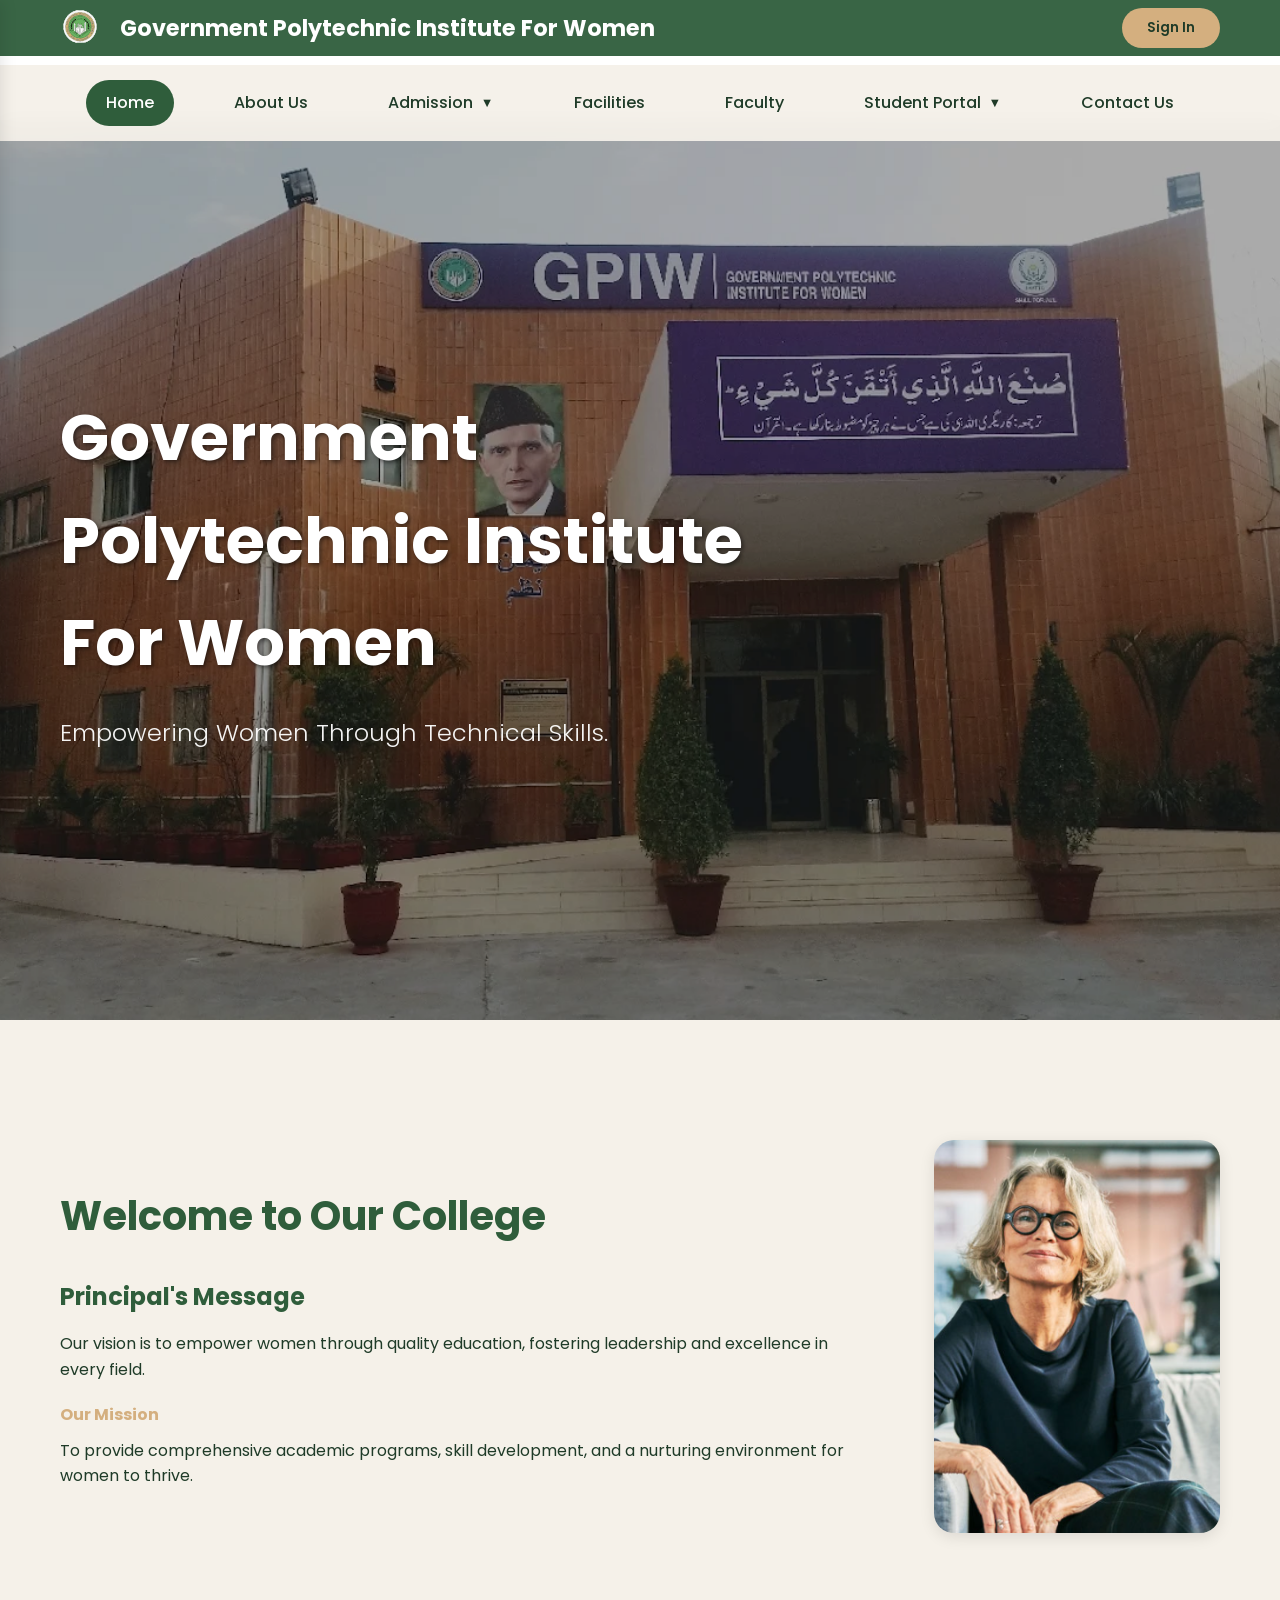
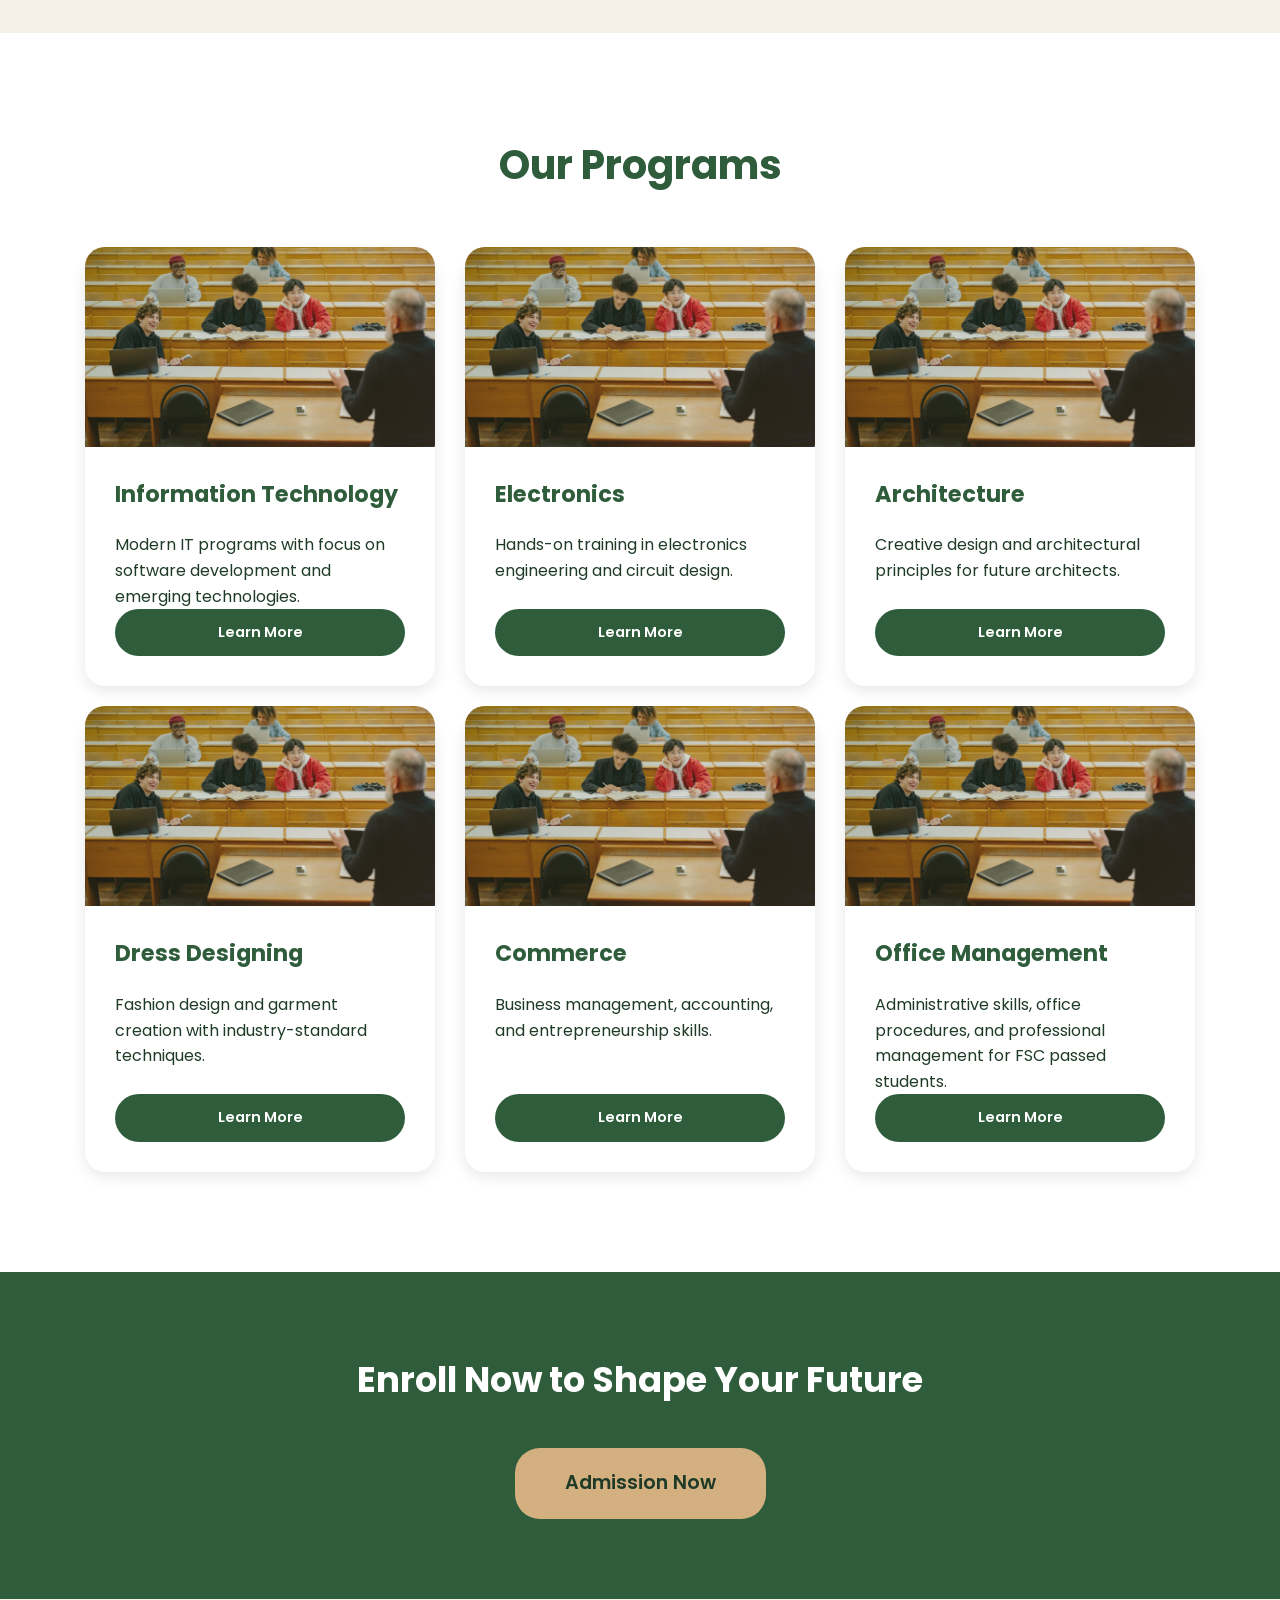
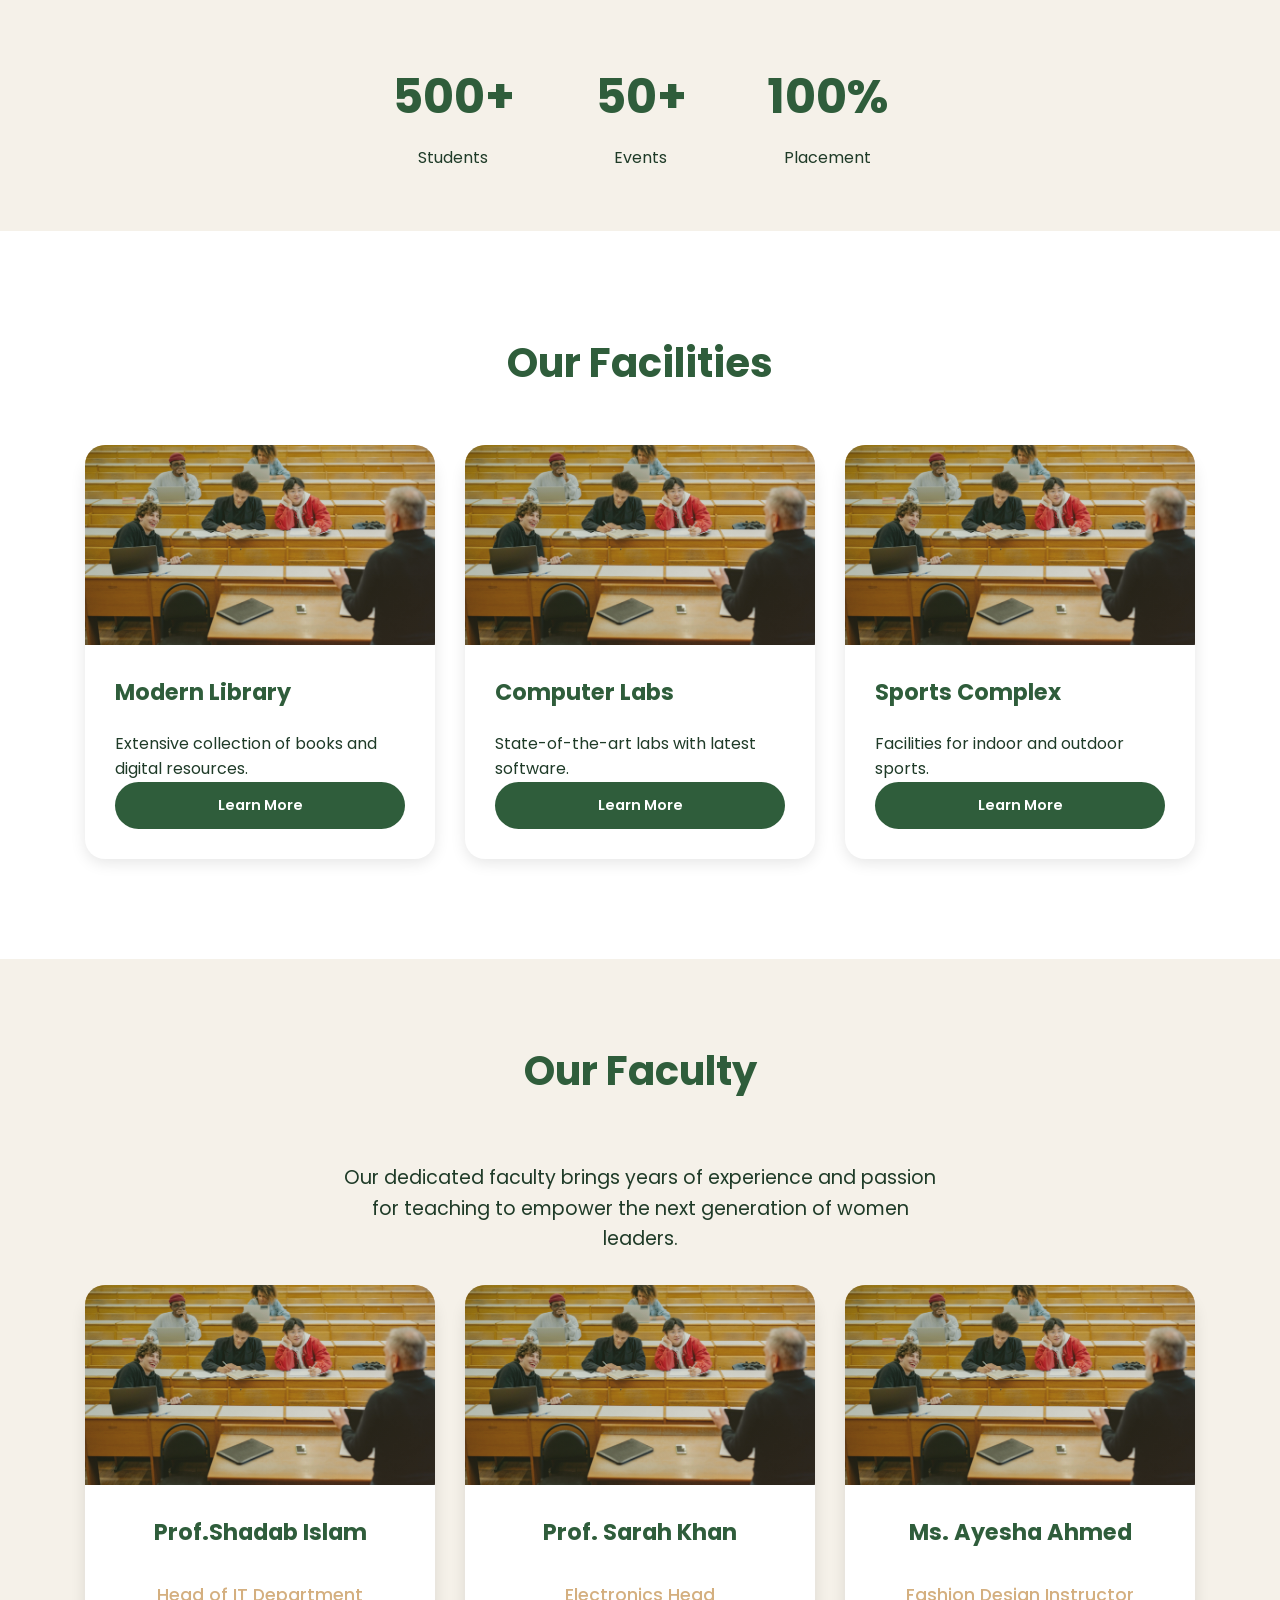
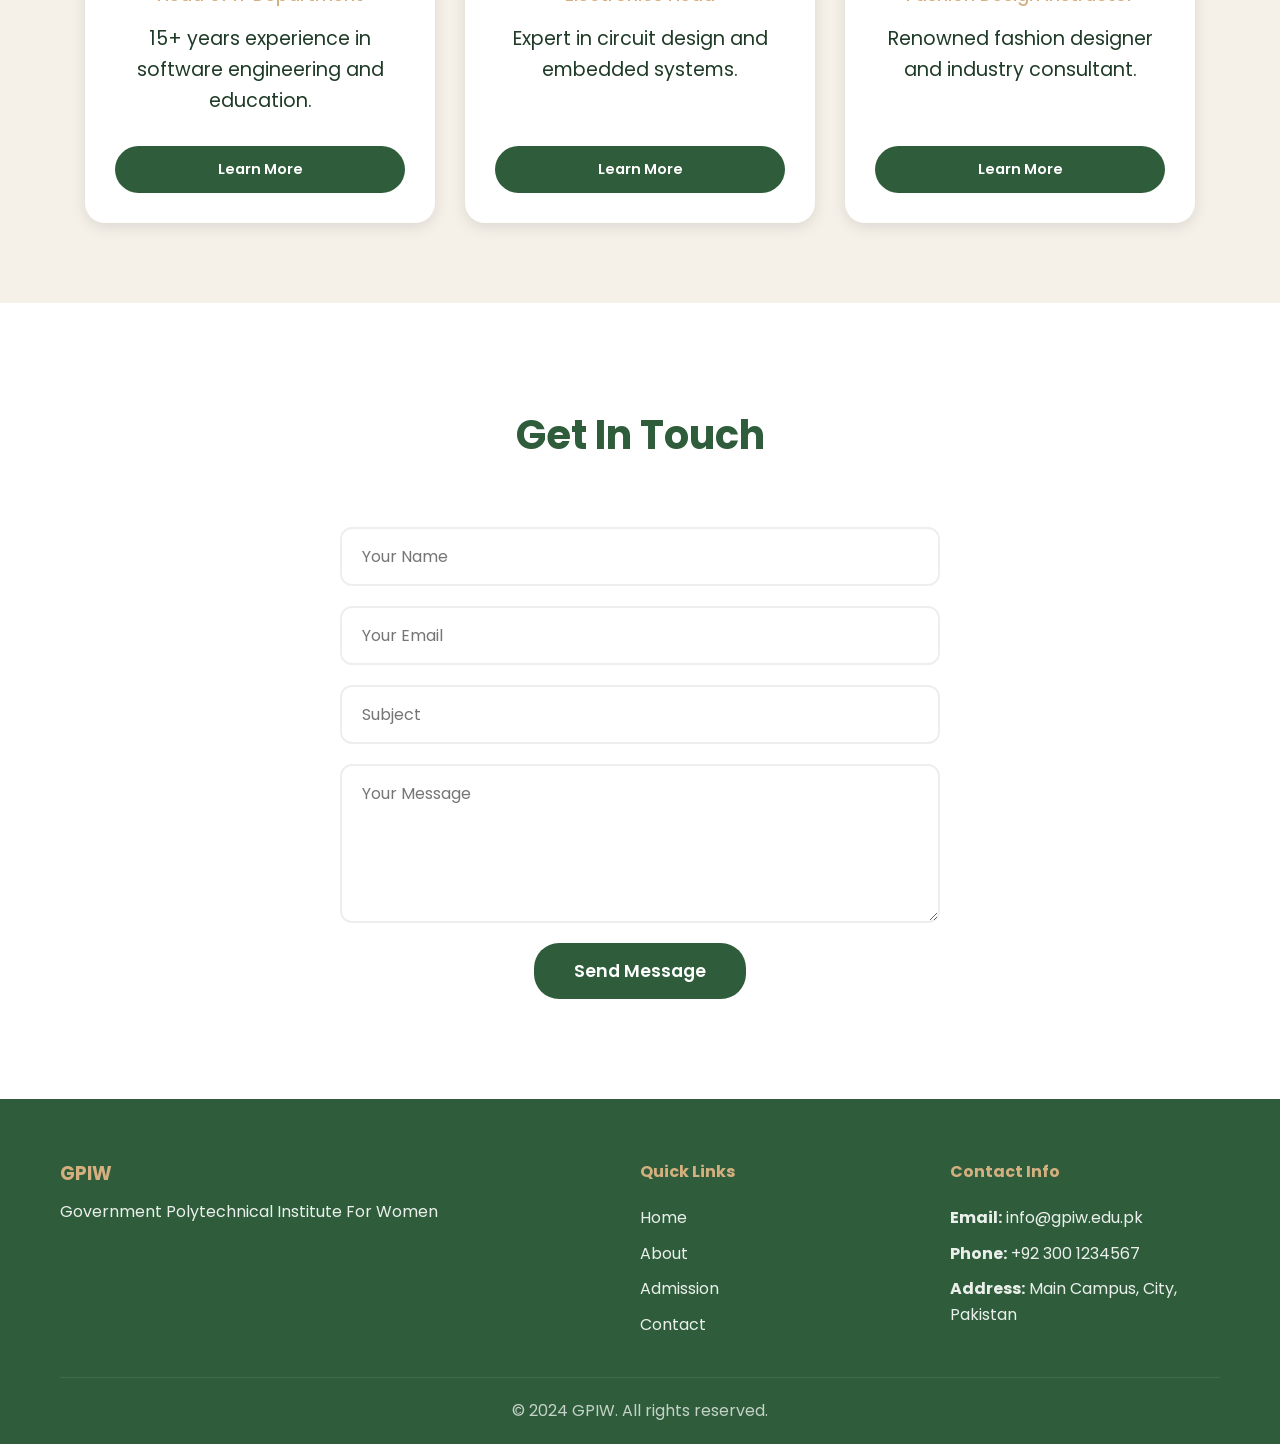
<file: index.html>
﻿
<html lang="en">
<head>
    <meta charset="UTF-8">
    <meta name="viewport" content="width=device-width, initial-scale=1.0">
    <title>Women College - Empowering Women Through Education</title>

    <link rel="stylesheet" href="common.css">
    <link rel="stylesheet" href="index.css">
    <link href="https://fonts.googleapis.com/css2?family=Poppins:wght@300;400;600;700&display=swap" rel="stylesheet">

</head>
<body>
    <!-- 1. Header / Top Bar -->
    <header class="top-bar">
        <div class="container">
            <div class="top-bar-content">
                <!-- College Logo -->
                <div class="logo">
                    <img src="pics/FreeSample-Vectorizer-io-final.svg" alt="College Logo">
                </div>
                <!-- College Full Name -->
                <div class="college-name">
                    Government Polytechnic Institute For Women 
                </div>
                <!-- Sign In Button -->
                <div class="auth-btn">
                    <button class="btn signin">Sign In</button>
                </div>
            </div>
        </div>
    </header>

    <!-- 2. Navigation Bar -->
    <nav class="navbar">
        <div class="container">
            <ul class="nav-menu">
                <li><a href="index.html" class="nav-link active">Home</a></li>
                <li><a href="about.html" class="nav-link">About Us</a></li>
                <li class="dropdown">
                    <a href="admission.html" class="nav-link dropdown-toggle">Admission <span class="dropdown-icon">▼</span></a>
                    <ul class="dropdown-menu">
                        <li><a href="admission.html" class="nav-link">Admission Now</a></li>
                        <li><a href="merit.html" class="nav-link">Merit List</a></li>
                        <li><a href="hostel.html" class="nav-link">Hostel Admission</a></li>
                    </ul>
                </li>
                <li><a href="facilities.html" class="nav-link">Facilities</a></li>
                <li><a href="faculty.html" class="nav-link">Faculty</a></li>
                <li class="dropdown">
                    <a href="#" class="nav-link dropdown-toggle">Student Portal <span class="dropdown-icon">▼</span></a>
                    <ul class="dropdown-menu">
                        <li><a href="marksheet.html" class="nav-link">View Marksheet</a></li>
                    </ul>
                </li>
                <li><a href="contact.html" class="nav-link">Contact Us</a></li>

            </ul>
            <button class="hamburger" id="hamburgerBtn" aria-label="Toggle menu">
                <span></span>
                <span></span>
                <span></span>
            </button>
        </div>
    </nav>

    <!-- 3. Hero Section -->
    <section class="hero">
        <div class="hero-overlay"></div>
        <img class="hero-bg" src="pics/2022-02-13.webp" alt="College Hero Image">
        <div class="container">
            <div class="hero-content">
                <h1 class="hero-title">Government Polytechnic Institute For Women</h1>
                <p class="hero-slogan">Empowering Women Through Technical Skills.</p>
            </div>
        </div>
    </section>

    <!-- 4. About Us Section -->
    <section id="about" class="about">
        <div class="container">
            <div class="about-content">
                <div class="about-text">
                    <h2>Welcome to Our College</h2>
                    <h3>Principal&#39;s Message</h3>
                    <p>Our vision is to empower women through quality education, fostering leadership and excellence in every field.</p>
                    <h4>Our Mission</h4>
                    <p>To provide comprehensive academic programs, skill development, and a nurturing environment for women to thrive.</p>
                </div>
                <div class="about-image">
                    <img src="pics/principal.png"alt="Principal">
                </div>
            </div>
        </div>
    </section>

    <!-- 5. Academics Section -->
    <section class="academics">
        <div class="container">
            <h2 class="section-title">Our Programs</h2>
            <div class="academics-grid">
                <!-- Science Students Cards -->
<div class="card">
                    <div class="card-image">
                        <img src="pics/pexels-yankrukov-8199162.jpg" alt="Information Technology">
                    </div>
                    <h3>Information Technology</h3>
                    <p>Modern IT programs with focus on software development and emerging technologies.</p>
                  <a href="admission.html" class="btn learn-more">Learn More</a>
                </div>
<div class="card">
                    <div class="card-image">
                        <img src="pics/pexels-yankrukov-8199162.jpg" alt="Electronics">
                    </div>
                    <h3>Electronics</h3>
                    <p>Hands-on training in electronics engineering and circuit design.</p>
                      <a href="admission.html" class="btn learn-more">Learn More</a>
                </div>
<div class="card">
                    <div class="card-image">
                        <img src="pics/pexels-yankrukov-8199162.jpg" alt="Architecture">
                    </div>
                    <h3>Architecture</h3>
                    <p>Creative design and architectural principles for future architects.</p>
                     <a href="admission.html" class="btn learn-more">Learn More</a>
                </div>
                <!-- Arts Students Cards -->
<div class="card">
                    <div class="card-image">
                        <img src="pics/pexels-yankrukov-8199162.jpg" alt="Dress Designing">
                    </div>
                    <h3>Dress Designing</h3>
                    <p>Fashion design and garment creation with industry-standard techniques.</p>
                     <a href="admission.html" class="btn learn-more">Learn More</a>
                </div>
<div class="card">
                    <div class="card-image">
                        <img src="pics/pexels-yankrukov-8199162.jpg" alt="Commerce">
                    </div>
                    <h3>Commerce</h3>
                    <p>Business management, accounting, and entrepreneurship skills.</p>
                     <a href="admission.html" class="btn learn-more">Learn More</a>
                </div>
                <!-- FSC Passed Students Card -->
<div class="card">
                    <div class="card-image">
                        <img src="pics/pexels-yankrukov-8199162.jpg" alt="Office Management">
                    </div>
                    <h3>Office Management</h3>
                    <p>Administrative skills, office procedures, and professional management for FSC passed students.</p>
                     <a href="admission.html" class="btn learn-more">Learn More</a>
                </div>

            </div>
        </div>
    </section>

    <!-- 6. Admission Section -->
    <section class="admission">
        <div class="container">
            <h2 class="admission-title">Enroll Now to Shape Your Future</h2>
            <a class="btn admission-btn" href="admission.html">Admission Now</a>
        </div>
    </section>

    <!-- 7. Students / Events Section -->
    <section class="stats">
        <div class="container">
            <div class="stats-grid">
                <div class="stat">
                    <h3>500+</h3>
                    <p>Students</p>
                </div>
                <div class="stat">
                    <h3>50+</h3>
                    <p>Events</p>
                </div>
                <div class="stat">
                    <h3>100%</h3>
                    <p>Placement</p>
                </div>
            </div>
        </div>
    </section>

    <!-- 8. Facilities Section -->
    <section class="facilities">
        <div class="container">
            <h2 class="section-title">Our Facilities</h2>
            <div class="facilities-grid">
<div class="card">
                    <div class="card-image">
                        <img src="pics/pexels-yankrukov-8199162.jpg" alt="Modern Library">
                    </div>
                    <h3>Modern Library</h3>
                    <p>Extensive collection of books and digital resources.</p>
                      <a href="facilities.html" class="btn learn-more">Learn More</a>
                </div>
<div class="card">
                    <div class="card-image">
                        <img src="pics/pexels-yankrukov-8199162.jpg" alt="Computer Labs">
                    </div>
                    <h3>Computer Labs</h3>
                    <p>State-of-the-art labs with latest software.</p>
                      <a href="facilities.html" class="btn learn-more">Learn More</a>
                </div>
<div class="card">
                    <div class="card-image">
                        <img src="pics/pexels-yankrukov-8199162.jpg" alt="Sports Complex">
                    </div>
                    <h3>Sports Complex</h3>
                    <p>Facilities for indoor and outdoor sports.</p>
                       <a href="facilities.html" class="btn learn-more">Learn More</a>
                </div>
            </div>
        </div>
    </section>

    <!-- 9. Faculty Section -->
    <section class="faculty">
        <div class="container">
            <h2 class="section-title">Our Faculty</h2>
            <p>Our dedicated faculty brings years of experience and passion for teaching to empower the next generation of women leaders.</p>
            <div class="faculty-grid">
                <div class="faculty-card card">
                    <div class="card-image">
                        <img src="pics/pexels-yankrukov-8199162.jpg" alt="Prof.Shadab Islam">
                    </div>
                    <h3>Prof.Shadab Islam</h3>
                    <h4>Head of IT Department</h4>
                    <p>15+ years experience in software engineering and education.</p>
                      <a href="faculty.html"class="btn learn-more">Learn More</a>
                </div>
                <div class="faculty-card card">
                    <div class="card-image">
                        <img src="pics/pexels-yankrukov-8199162.jpg" alt="Prof. Sarah Khan">
                    </div>
                    <h3>Prof. Sarah Khan</h3>
                    <h4>Electronics Head</h4>
                    <p>Expert in circuit design and embedded systems.</p>
                       <a href="faculty.html"class="btn learn-more">Learn More</a>
                </div>
                <div class="faculty-card card">
                    <div class="card-image">
                        <img src="pics/pexels-yankrukov-8199162.jpg" alt="Ms. Ayesha Ahmed">
                    </div>
                    <h3>Ms. Ayesha Ahmed</h3>
                    <h4>Fashion Design Instructor</h4>
                    <p>Renowned fashion designer and industry consultant.</p>
                      <a href="faculty.html"class="btn learn-more">Learn More</a>
                </div>
            </div>
        </div>
    </section>

    <!-- 10. Contact Section -->
    <section class="contact">
        <div class="container">
            <h2 class="section-title">Get In Touch</h2>
            <form class="contact-form">
                <input type="text" placeholder="Your Name" required>
                <input type="email" placeholder="Your Email" required>
                <input type="text" placeholder="Subject" required>
                <textarea placeholder="Your Message" rows="5" required></textarea>
                <button type="submit" class="btn submit-btn">Send Message</button>
            </form>
        </div>
    </section>

<!-- Footer -->
    <footer class="footer">
        <div class="container">
            <div class="footer-content">
                <div class="footer-brand">
                    <h3>GPIW</h3>
                    <p>Government Polytechnical Institute For Women</p>
                </div>
                <div class="footer-links">
                    <h4>Quick Links</h4>
                    <ul>
                        <li><a href="index.html">Home</a></li>
                        <li><a href="about.html">About</a></li>
                        <li><a href="admission.html">Admission</a></li>
                        <li><a href="contact.html">Contact</a></li>
                    </ul>
                </div>
                <div class="footer-contact">
                    <h4>Contact Info</h4>
                    <p><strong>Email:</strong> info@gpiw.edu.pk</p>
                    <p><strong>Phone:</strong> +92 300 1234567</p>
                    <p><strong>Address:</strong> Main Campus, City, Pakistan</p>
                </div>
            </div>
            <div class="footer-bottom">
                <p>&copy; 2024 GPIW. All rights reserved.</p>
            </div>
        </div>
    </footer>
    <!-- Side Panel -->
    <div class="side-panel" id="sidePanel">
        <div class="side-panel-header">
            <h3>Menu</h3>
            <button class="side-panel-close" id="sidePanelClose">&times;</button>
        </div>
        <ul class="side-panel-menu">
            <li><a href="index.html" class="nav-link active">Home</a></li>
            <li><a href="about.html" class="nav-link">About Us</a></li>
            <li><a href="admission.html" class="nav-link">Admission Now</a></li>
            <li><a href="merit.html" class="nav-link">Merit List</a></li>
            <li><a href="hostel.html" class="nav-link">Hostel Admission</a></li>
            <li><a href="facilities.html" class="nav-link">Facilities</a></li>
            <li><a href="faculty.html" class="nav-link">Faculty</a></li>
            <li><a href="marksheet.html" class="nav-link">View Marksheet</a></li>
            <li><a href="contact.html" class="nav-link">Contact Us</a></li>
        </ul>
    </div>
    <div class="side-panel-overlay" id="sidePanelOverlay"></div>

    <!-- Scroll to Top -->
    <button class="scroll-top-btn" id="scrollTopBtn" title="Go to top">&#8593;</button>

    <script src="auth.js"></script>
</body>
</html>
</file>
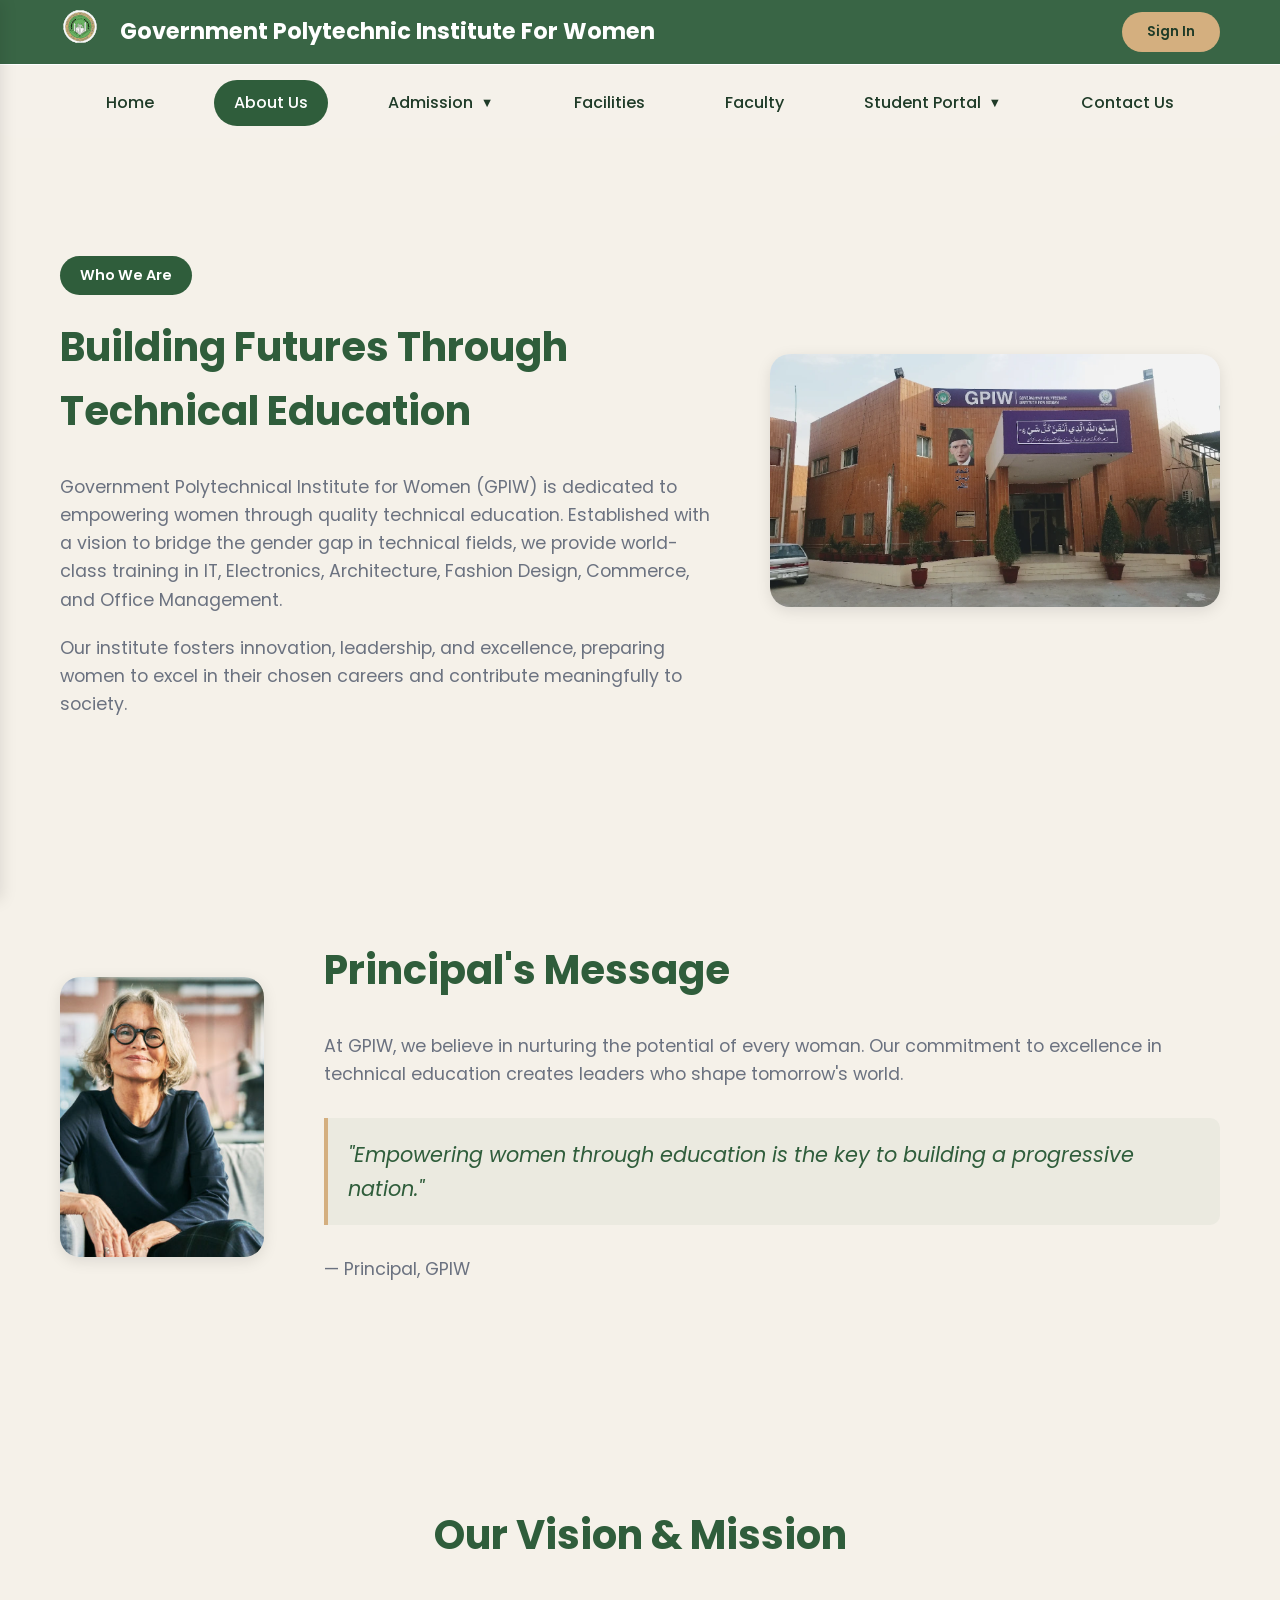
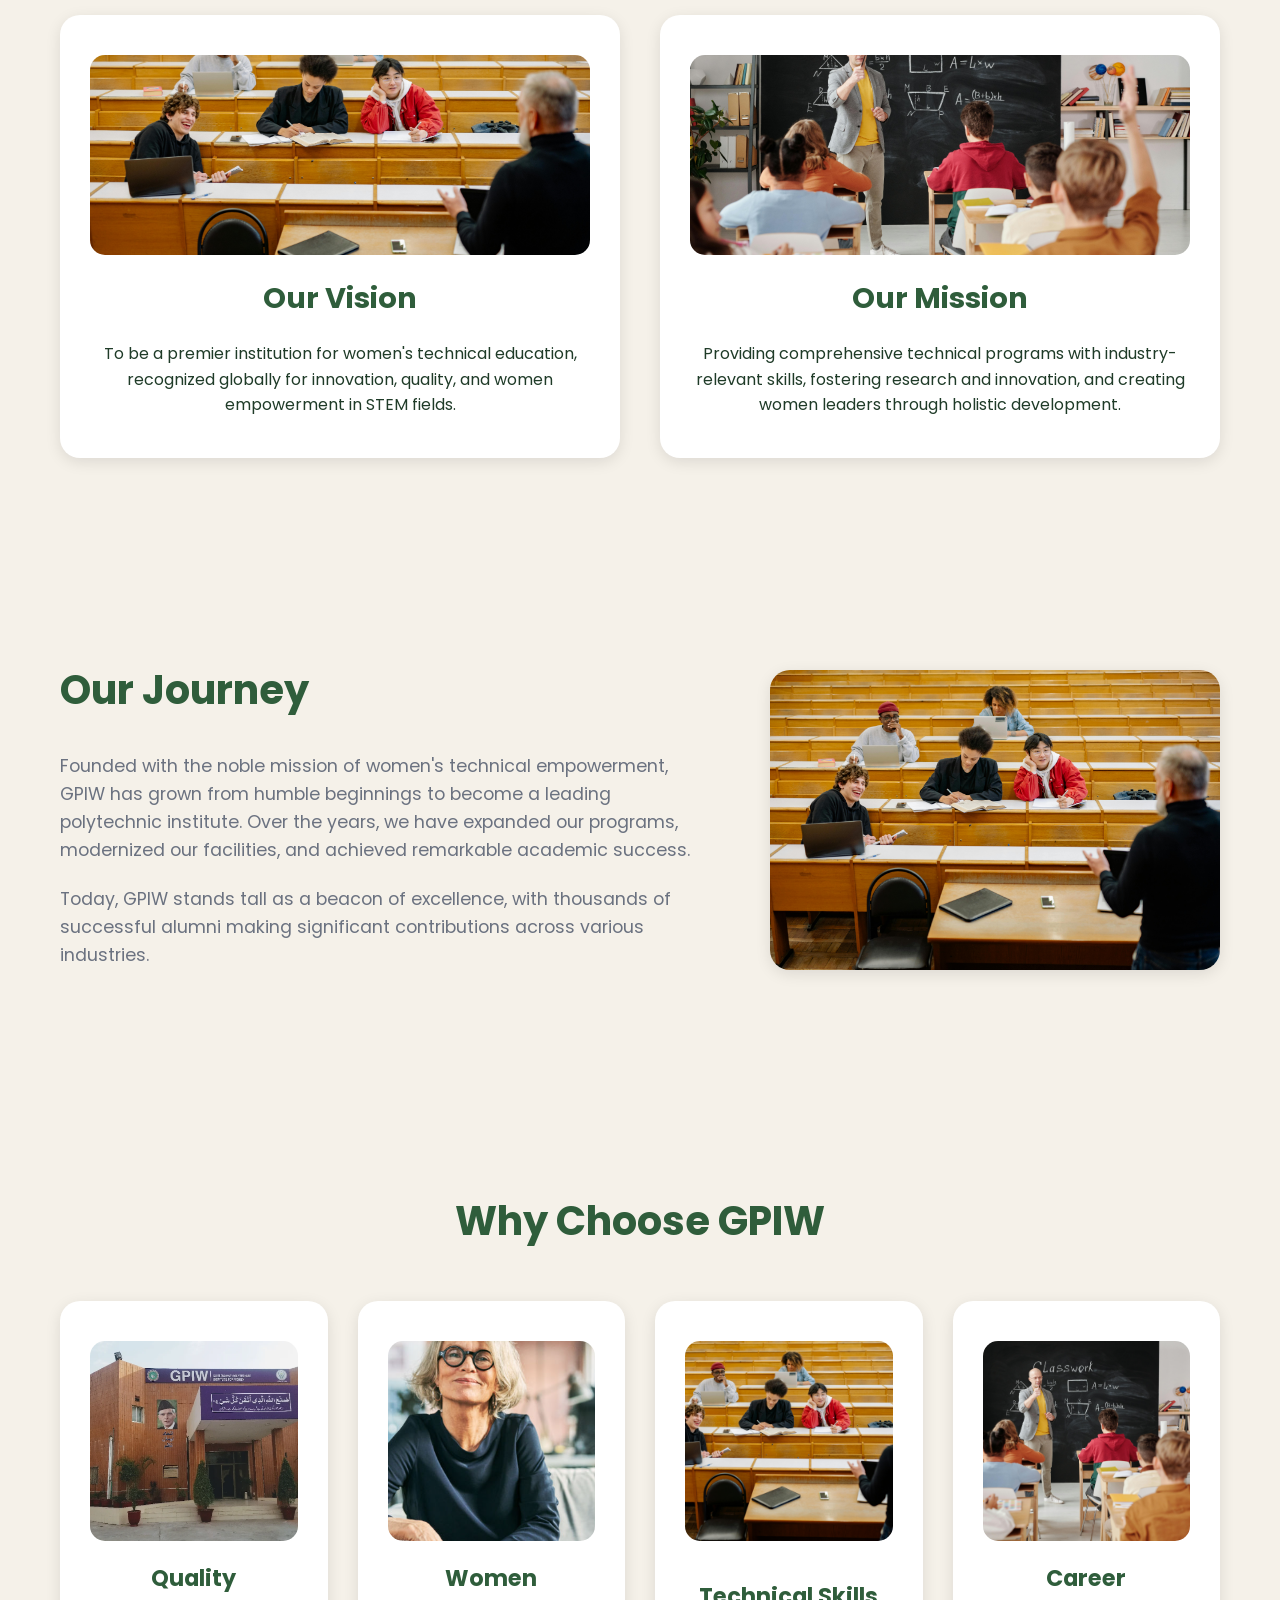
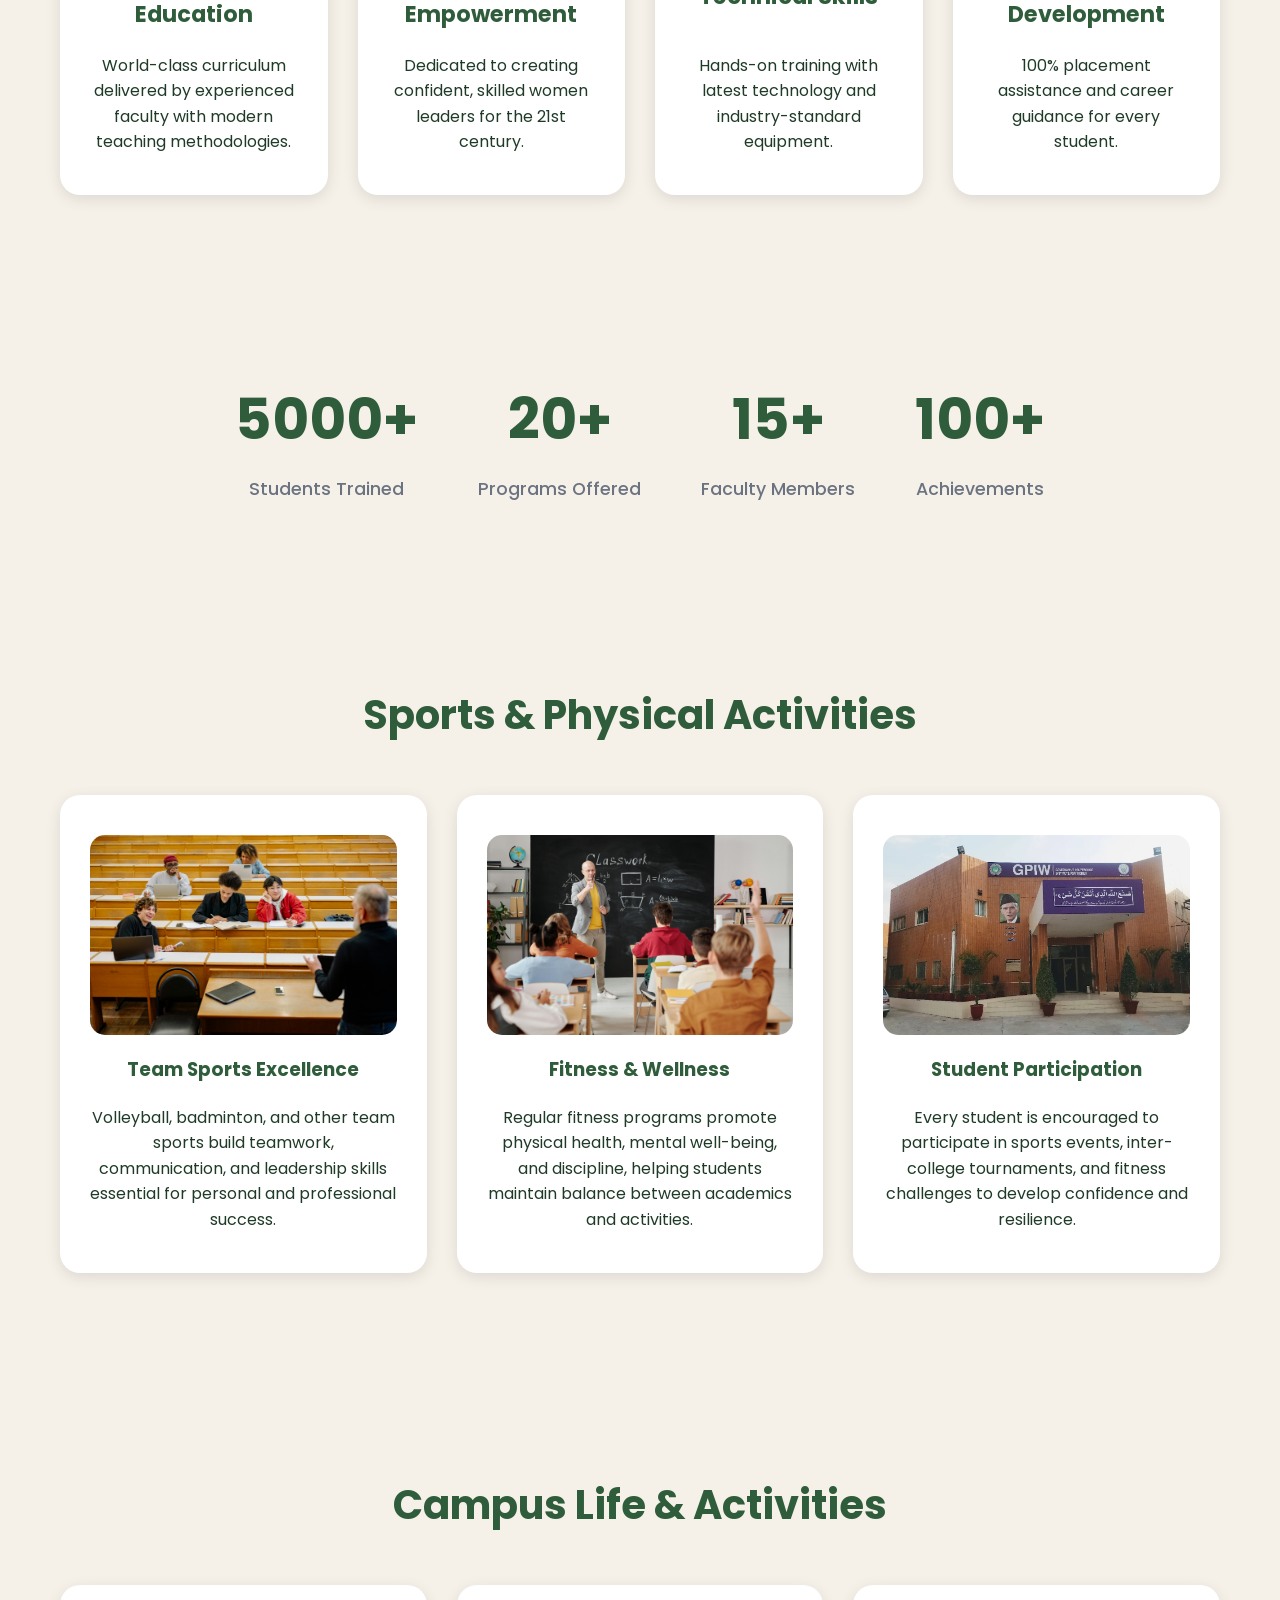
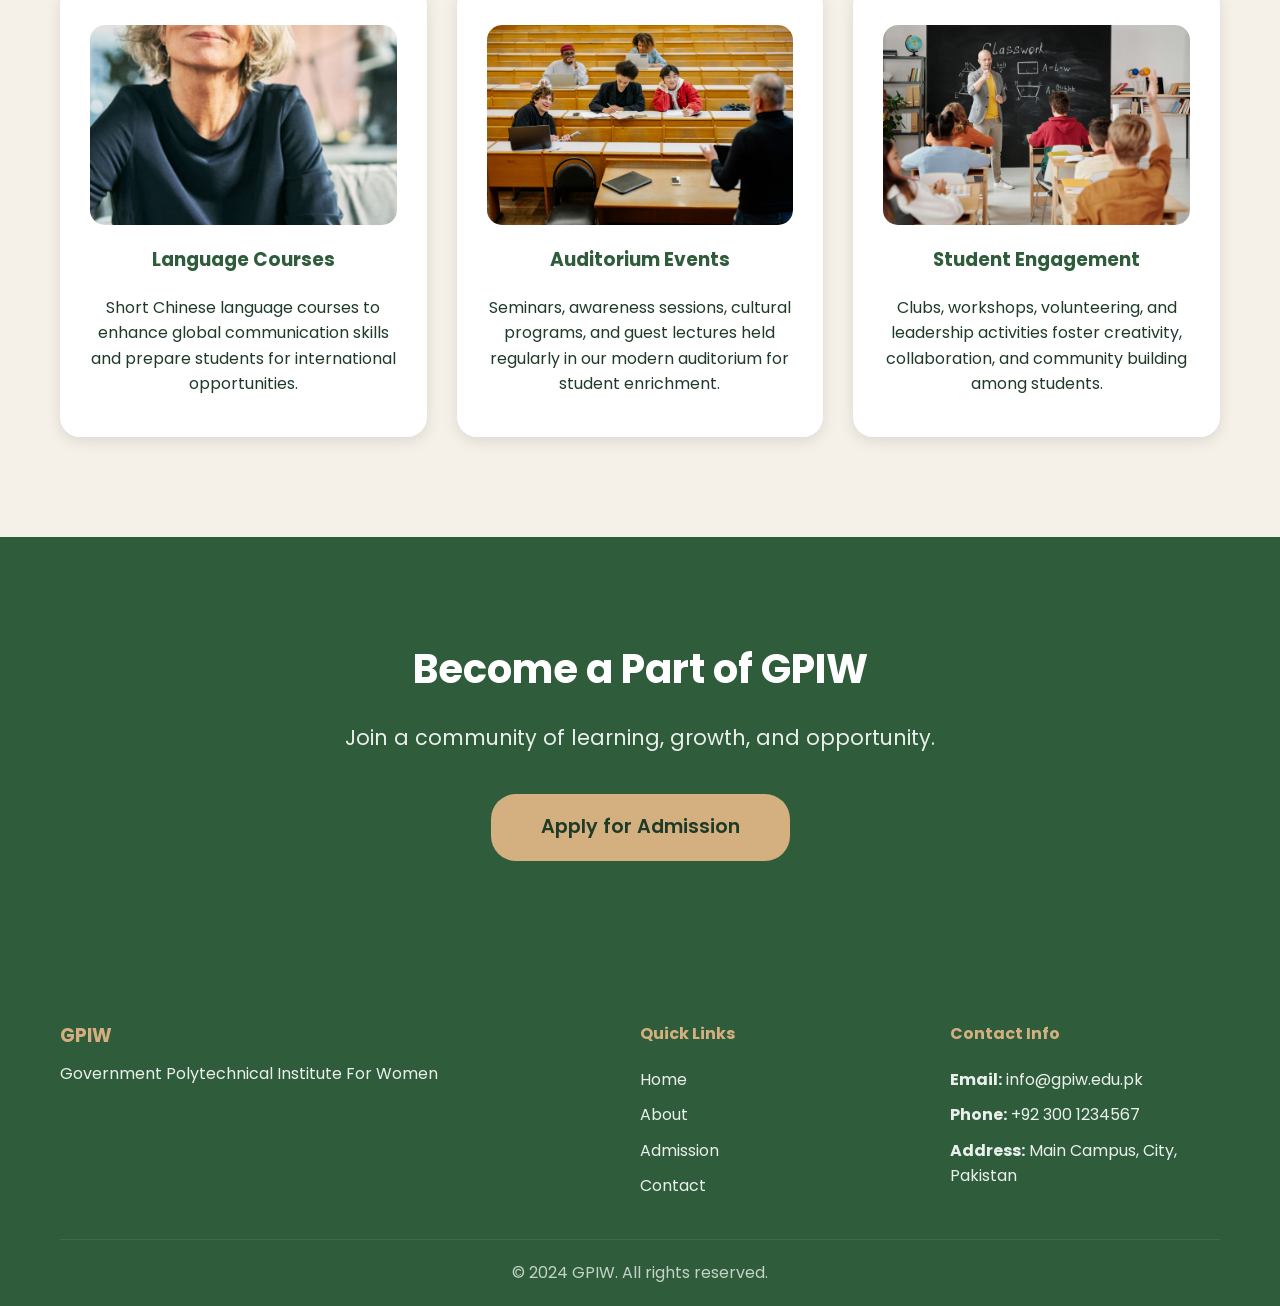
<file: about.html>
﻿<!DOCTYPE html>
<html lang="en">
<head>
    <meta charset="UTF-8">
    <meta name="viewport" content="width=device-width, initial-scale=1.0">
    <title>About GPIW - Government Polytechnical Institute For Women</title>
    <link rel="stylesheet" href="common.css">
    <link rel="stylesheet" href="about.css">
    <link href="https://fonts.googleapis.com/css2?family=Poppins:wght@300;400;600;700&display=swap" rel="stylesheet">

</head>
<body>
    <!-- 1. FIXED HEADER / TOP BAR (Reused from homepage) -->
    <header class="top-bar">
        <div class="container">
            <div class="top-bar-content">
                <!-- College Logo -->
                <div class="logo">
                    <img src="pics/FreeSample-Vectorizer-io-final.svg" alt="GPIW Logo">
                </div>
                <!-- College Full Name -->
                <div class="college-name">
                    Government Polytechnic Institute For Women
                </div>
                <!-- Sign In Button -->
                <div class="auth-btn">
                    <button class="btn signin">Sign In</button>
                </div>
            </div>
        </div>
    </header>

    <!-- 2. SECOND NAVIGATION BAR (Reused, About Us active) -->
    <nav class="navbar">
        <div class="container">
            <ul class="nav-menu">
                <li><a href="index.html" class="nav-link">Home</a></li>
                <li><a href="about.html" class="nav-link active">About Us</a></li>
                <li class="dropdown">
                    <a href="#" class="nav-link dropdown-toggle">Admission <span class="dropdown-icon">▼</span></a>
                    <ul class="dropdown-menu">
                        <li><a href="admission.html" class="nav-link">Admission Now</a></li>
                        <li><a href="merit.html" class="nav-link">Merit List</a></li>
                        <li><a href="hostel.html" class="nav-link">Hostel Admission</a></li>
                    </ul>
                </li>
                <li><a href="facilities.html" class="nav-link">Facilities</a></li>
                <li><a href="faculty.html" class="nav-link">Faculty</a></li>
                <li class="dropdown">
                    <a href="#" class="nav-link dropdown-toggle">Student Portal <span class="dropdown-icon">▼</span></a>
                    <ul class="dropdown-menu">
                        <li><a href="marksheet.html" class="nav-link">View Marksheet</a></li>
                    </ul>
                </li>
                <li><a href="contact.html" class="nav-link">Contact Us</a></li>

            </ul>
            <button class="hamburger" id="hamburgerBtn" aria-label="Toggle menu">
                <span></span>
                <span></span>
                <span></span>
            </button>
        </div>
    </nav>

    

    <!-- 4. INSTITUTE INTRODUCTION SECTION -->
    <section class="institute-intro">
        <div class="container">
            <div class="intro-content">
                <div class="intro-text">
                    <span class="section-label">Who We Are</span>
                    <h2>Building Futures Through Technical Education</h2>
                    <p>Government Polytechnical Institute for Women (GPIW) is dedicated to empowering women through quality technical education. Established with a vision to bridge the gender gap in technical fields, we provide world-class training in IT, Electronics, Architecture, Fashion Design, Commerce, and Office Management.</p>
                    <p>Our institute fosters innovation, leadership, and excellence, preparing women to excel in their chosen careers and contribute meaningfully to society.</p>
                </div>
                <div class="intro-image">
                    <img src="pics/2022-02-13.webp" alt="GPIW Campus">
                </div>
            </div>
        </div>
    </section>

    <!-- 5. PRINCIPAL MESSAGE SECTION -->
    <section class="principal-message">
        <div class="container">
            <div class="principal-content">
                <div class="principal-image">
                    <img src="pics/principal.png" alt="Principal">
                </div>
                <div class="principal-text">
                    <h2>Principal's Message</h2>
                    <p>At GPIW, we believe in nurturing the potential of every woman. Our commitment to excellence in technical education creates leaders who shape tomorrow's world.</p>
                    <blockquote>"Empowering women through education is the key to building a progressive nation."</blockquote>
                    <p>— Principal, GPIW</p>
                </div>
            </div>
        </div>
    </section>

    <!-- 6. VISION AND MISSION SECTION -->
    <section class="vision-mission">
        <div class="container">
            <h2 class="section-title">Our Vision & Mission</h2>
            <div class="vm-grid">
                <div class="vm-card card">
                    <div class="card-image">
                        <img src="pics/pexels-yankrukov-8199162.jpg" alt="Vision">
                    </div>
                    <h3>Our Vision</h3>
                    <p>To be a premier institution for women's technical education, recognized globally for innovation, quality, and women empowerment in STEM fields.</p>
                </div>
                <div class="vm-card card">
                    <div class="card-image">
                        <img src="pics/pexels-max-fischer-5212345.jpg" alt="Mission">
                    </div>
                    <h3>Our Mission</h3>
                    <p>Providing comprehensive technical programs with industry-relevant skills, fostering research and innovation, and creating women leaders through holistic development.</p>
                </div>
            </div>
        </div>
    </section>
<!-- 9. HISTORY / JOURNEY SECTION -->
    <section class="history">
        <div class="container">
            <div class="history-content">
                <div class="history-text">
                    <h2>Our Journey</h2>
                    <p>Founded with the noble mission of women's technical empowerment, GPIW has grown from humble beginnings to become a leading polytechnic institute. Over the years, we have expanded our programs, modernized our facilities, and achieved remarkable academic success.</p>
                    <p>Today, GPIW stands tall as a beacon of excellence, with thousands of successful alumni making significant contributions across various industries.</p>
                </div>
                <div class="history-image">
                    <img src="pics/pexels-yankrukov-8199162.jpg" alt="GPIW Journey">
                </div>
            </div>
        </div>
    </section>
    <!-- 7. COLLEGE VALUES / WHY CHOOSE US SECTION -->
    <section class="core-values">
        <div class="container">
            <h2 class="section-title">Why Choose GPIW</h2>
            <div class="values-grid">
                <div class="value-card card">
                    <div class="card-image">
                        <img src="pics/2022-02-13.webp" alt="Quality Education">
                    </div>
                    <h3>Quality Education</h3>
                    <p>World-class curriculum delivered by experienced faculty with modern teaching methodologies.</p>
                </div>
                <div class="value-card card">
                    <div class="card-image">
                        <img src="pics/principal.png" alt="Women Empowerment">
                    </div>
                    <h3>Women Empowerment</h3>
                    <p>Dedicated to creating confident, skilled women leaders for the 21st century.</p>
                </div>
                <div class="value-card card">
                    <div class="card-image">
                        <img src="pics/pexels-yankrukov-8199162.jpg" alt="Technical Skills">
                    </div>
                    <h3>Technical Skills</h3>
                    <p>Hands-on training with latest technology and industry-standard equipment.</p>
                </div>
                <div class="value-card card">
                    <div class="card-image">
                        <img src="pics/pexels-max-fischer-5212345.jpg" alt="Career Development">
                    </div>
                    <h3>Career Development</h3>
                    <p>100% placement assistance and career guidance for every student.</p>
                </div>
            </div>
        </div>
    </section>

    <!-- 8. ACHIEVEMENTS / STATS SECTION -->
    <section class="achievements">
        <div class="container">
            <div class="stats-grid">
                <div class="stat">
                    <h3>5000+</h3>
                    <p>Students Trained</p>
                </div>
                <div class="stat">
                    <h3>20+</h3>
                    <p>Programs Offered</p>
                </div>
                <div class="stat">
                    <h3>15+</h3>
                    <p>Faculty Members</p>
                </div>
                <div class="stat">
                    <h3>100+</h3>
                    <p>Achievements</p>
                </div>
            </div>
    </div>
        </section>

    <!-- NEW: Sports Activities Section -->
    <!-- Added professional cards showing sports benefits: teamwork, fitness, discipline -->
    <section class="sports-activities">
        <div class="container">
            <h2 class="section-title">Sports & Physical Activities</h2>
            <div class="sports-grid">
                <div class="sports-card card">
                    <div class="card-image">
                        <img src="pics/pexels-yankrukov-8199162.jpg" alt="Team Sports">
                    </div>
                    <h3>Team Sports Excellence</h3>
                    <p>Volleyball, badminton, and other team sports build teamwork, communication, and leadership skills essential for personal and professional success.</p>
                </div>
                <div class="sports-card card">
                    <div class="card-image">
                        <img src="pics/pexels-max-fischer-5212345.jpg" alt="Fitness">
                    </div>
                    <h3>Fitness & Wellness</h3>
                    <p>Regular fitness programs promote physical health, mental well-being, and discipline, helping students maintain balance between academics and activities.</p>
                </div>
                <div class="sports-card card">
                    <div class="card-image">
                        <img src="pics/2022-02-13.webp" alt="Sports Participation">
                    </div>
                    <h3>Student Participation</h3>
                    <p>Every student is encouraged to participate in sports events, inter-college tournaments, and fitness challenges to develop confidence and resilience.</p>
                </div>
            </div>
        </div>
    </section>

    <!-- NEW: Campus Life / Other Activities Section -->
    <!-- Added to show holistic college experience: events, courses, engagement -->
    <section class="campus-life">
        <div class="container">
            <h2 class="section-title">Campus Life & Activities</h2>
            <div class="campus-grid">
                <div class="campus-card card">
                    <div class="card-image">
                        <img src="pics/principal.png" alt="Language Class">
                    </div>
                    <h3>Language Courses</h3>
                    <p>Short Chinese language courses to enhance global communication skills and prepare students for international opportunities.</p>
                </div>
                <div class="campus-card card">
                    <div class="card-image">
                        <img src="pics/pexels-yankrukov-8199162.jpg" alt="Auditorium Event">
                    </div>
                    <h3>Auditorium Events</h3>
                    <p>Seminars, awareness sessions, cultural programs, and guest lectures held regularly in our modern auditorium for student enrichment.</p>
                </div>
                <div class="campus-card card">
                    <div class="card-image">
                        <img src="pics/pexels-max-fischer-5212345.jpg" alt="Student Activities">
                    </div>
                    <h3>Student Engagement</h3>
                    <p>Clubs, workshops, volunteering, and leadership activities foster creativity, collaboration, and community building among students.</p>
                </div>
            </div>
        </div>
    </section>

    

    <!-- 10. CALL TO ACTION SECTION -->
    <section class="cta">
        <div class="container">
            <h2 class="cta-title">Become a Part of GPIW</h2>
            <p>Join a community of learning, growth, and opportunity.</p>
            <a class="btn cta-btn" href="admission.html">Apply for Admission</a>
        </div>
    </section>

<!-- 11. FOOTER / CONTACT SECTION -->
    <footer class="footer">
        <div class="container">
            <div class="footer-content">
                <div class="footer-brand">
                    <h3>GPIW</h3>
                    <p>Government Polytechnical Institute For Women</p>
                </div>
                <div class="footer-links">
                    <h4>Quick Links</h4>
                    <ul>
                        <li><a href="index.html">Home</a></li>
                        <li><a href="about.html">About</a></li>
                        <li><a href="admission.html">Admission</a></li>
                        <li><a href="#">Contact</a></li>
                    </ul>
                </div>
                <div class="footer-contact">
                    <h4>Contact Info</h4>
                    <p><strong>Email:</strong> info@gpiw.edu.pk</p>
                    <p><strong>Phone:</strong> +92 300 1234567</p>
                    <p><strong>Address:</strong> Main Campus, City, Pakistan</p>
                </div>
            </div>
            <div class="footer-bottom">
                <p>&copy; 2024 GPIW. All rights reserved.</p>
            </div>
        </div>
    </footer>
    <!-- Side Panel -->
    <div class="side-panel" id="sidePanel">
        <div class="side-panel-header">
            <h3>Menu</h3>
            <button class="side-panel-close" id="sidePanelClose">&times;</button>
        </div>
        <ul class="side-panel-menu">
            <li><a href="index.html" class="nav-link">Home</a></li>
            <li><a href="about.html" class="nav-link active">About Us</a></li>
            <li><a href="admission.html" class="nav-link">Admission Now</a></li>
            <li><a href="merit.html" class="nav-link">Merit List</a></li>
            <li><a href="hostel.html" class="nav-link">Hostel Admission</a></li>
            <li><a href="facilities.html" class="nav-link">Facilities</a></li>
            <li><a href="faculty.html" class="nav-link">Faculty</a></li>
            <li><a href="marksheet.html" class="nav-link">View Marksheet</a></li>
            <li><a href="contact.html" class="nav-link">Contact Us</a></li>
        </ul>
    </div>
    <div class="side-panel-overlay" id="sidePanelOverlay"></div>

    <!-- Scroll to Top -->
    <button class="scroll-top-btn" id="scrollTopBtn" title="Go to top">&#8593;</button>

    <script src="auth.js"></script>
</body>
</html>
</file>
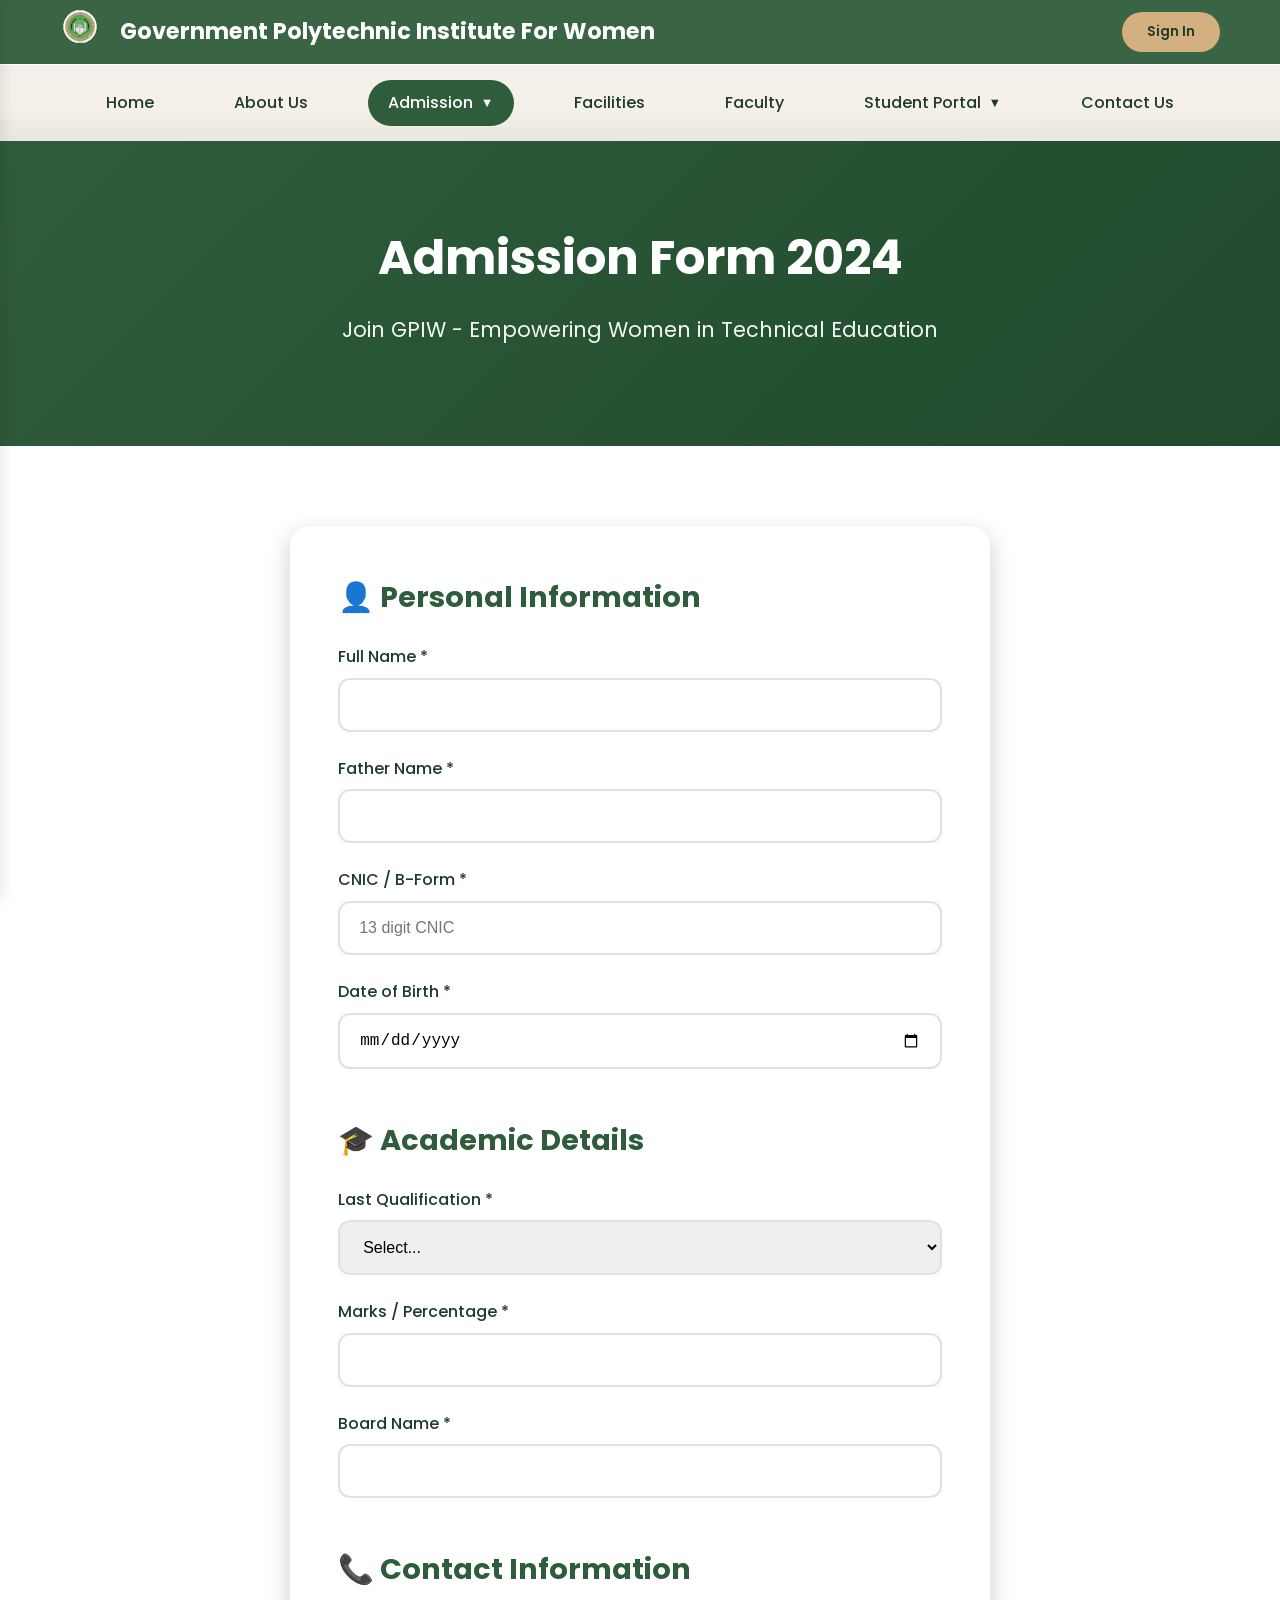
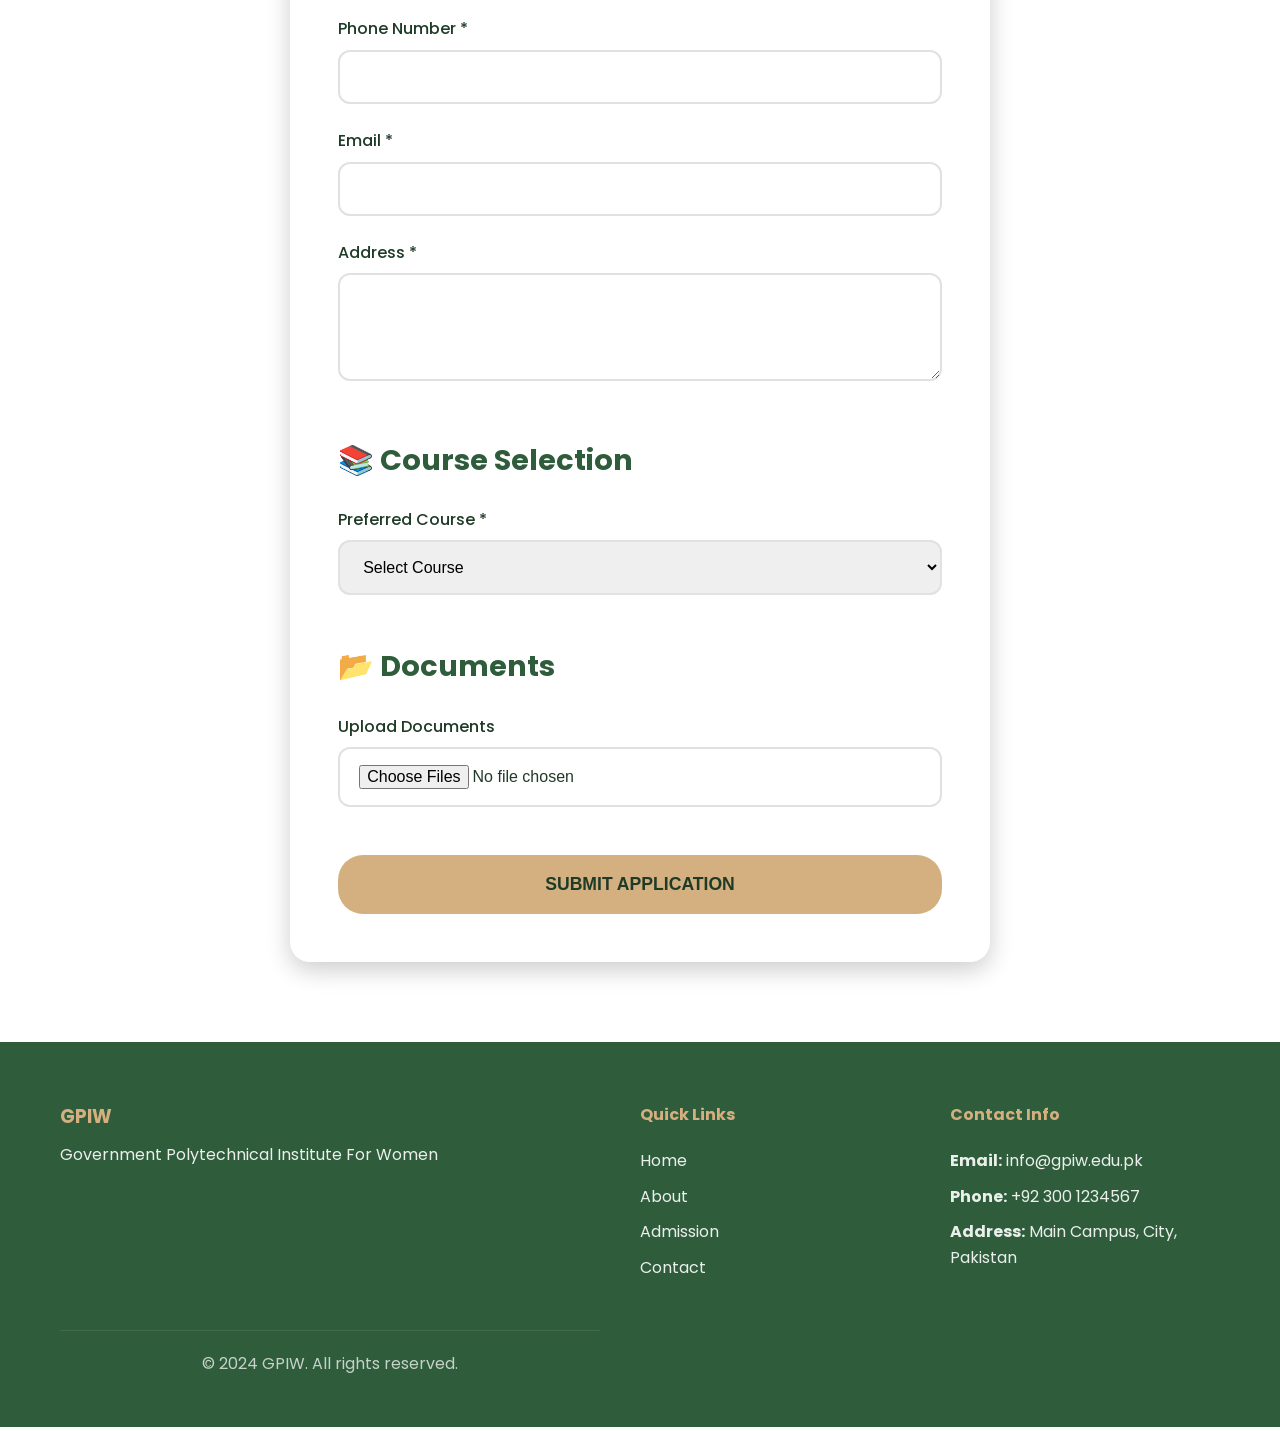
<file: adm_form.html>
﻿<!DOCTYPE html>
<html lang="en">
<head>
    <meta charset="UTF-8">
    <meta name="viewport" content="width=device-width, initial-scale=1.0">
    <title>Admission Form</title>
    <link rel="stylesheet" href="common.css">
    <link rel="stylesheet" href="adm_form.css">
    <link href="https://fonts.googleapis.com/css2?family=Poppins:wght@300;400;500;600;700&display=swap" rel="stylesheet">

</head>
<body>
    <!-- Header -->
    <header class="top-bar">
        <div class="container">
            <div class="top-bar-content">
                <div class="logo">
                    <img src="pics/FreeSample-Vectorizer-io-final.svg" alt="GPIW Logo">
                </div>
                <div class="college-name">
                    Government Polytechnic Institute For Women
                </div>
                <div class="auth-btn">
                    <button class="btn signin">Sign In</button>
                </div>
        </div>
    </header>

    <!-- Navbar -->
    <nav class="navbar">
        <div class="container">
            <ul class="nav-menu">
                <li><a href="index.html" class="nav-link">Home</a></li>
                <li><a href="about.html" class="nav-link">About Us</a></li>
                <li class="dropdown">
                    <a href="#" class="nav-link dropdown-toggle active">Admission <span class="dropdown-icon">▼</span></a>
                    <ul class="dropdown-menu">
                        <li><a href="admission.html" class="nav-link">Admission Now</a></li>
                        <li><a href="merit.html" class="nav-link">Merit List</a></li>
                        <li><a href="hostel.html" class="nav-link">Hostel Admission</a></li>
                    </ul>
                </li>
                <li><a href="facilities.html" class="nav-link">Facilities</a></li>
                <li><a href="faculty.html" class="nav-link">Faculty</a></li>
                <li class="dropdown">
                    <a href="#" class="nav-link dropdown-toggle">Student Portal <span class="dropdown-icon">▼</span></a>
                    <ul class="dropdown-menu">
                        <li><a href="marksheet.html" class="nav-link">View Marksheet</a></li>
                    </ul>
                </li>
                <li><a href="contact.html" class="nav-link">Contact Us</a></li>
            </ul>
            <button class="hamburger" id="hamburgerBtn" aria-label="Toggle menu">
                <span></span>
                <span></span>
                <span></span>
            </button>
        </div>
    </nav>

    <!-- Hero -->
    <section class="hero">
        <div class="container">
            <h1 class="hero-title">Admission Form 2024</h1>
            <p class="hero-subtitle">Join GPIW - Empowering Women in Technical Education</p>
        </div>
    </section>

    <!-- Form -->
    <main class="form-container">
        <form id="admission-form" action="#" method="post">
            <section class="form-section">
                <h2>👤 Personal Information</h2>
                <div class="input-group">
                    <label for="full-name">Full Name *</label>
                    <input type="text" id="full-name" name="fullName" required>
                </div>
                <div class="input-group">
                    <label for="father-name">Father Name *</label>
                    <input type="text" id="father-name" name="fatherName" required>
                </div>
                <div class="input-group">
                    <label for="cnic">CNIC / B-Form *</label>
                    <input type="text" pattern="[0-9]{13}" placeholder="13 digit CNIC" required>
                </div>
                <div class="input-group">
                    <label for="dob">Date of Birth *</label>
                    <input type="date" id="dob" name="dob" required>
                </div>
               
                   
            </section>

            <section class="form-section">
                <h2>🎓 Academic Details</h2>
                <div class="input-group">
                    <label for="qualification">Last Qualification *</label>
                    <select id="qualification" name="qualification" required>
                        <option value="">Select...</option>
                        <option value="matric">Matric / SSC</option>
                        <option value="intermediate">Intermediate / HSSC</option>
                        <option value="bachelor">Bachelor</option>
                        <option value="master">Master</option>
                    </select>
                </div>
                <div class="input-group">
                    <label for="marks">Marks / Percentage *</label>
                    <input type="number" id="marks" name="marks" min="0"  step="0.01" required>
                </div>
                <div class="input-group">
                    <label for="board">Board Name *</label>
                    <input type="text" id="board" name="board" required>
                </div>
            </section>

            <section class="form-section">
                <h2>📞 Contact Information</h2>
                <div class="input-group">
                    <label for="phone">Phone Number *</label>
                    <input type="tel" id="phone" name="phone" required>
                </div>
                <div class="input-group">
                    <label for="email">Email *</label>
                    <input type="email" id="email" name="email" required>
                </div>
                <div class="input-group">
                    <label for="address">Address *</label>
                    <textarea id="address" name="address" rows="4" required></textarea>
                </div>
            </section>

            <section class="form-section">
                <h2>📚 Course Selection</h2>
                <div class="input-group">
                    <label for="course">Preferred Course *</label>
                    <select id="course" name="course" required>
                        <option value="">Select Course</option>
                        <option value="cs">Computer Science</option>
                        <option value="it">Information Technology</option>
                        <option value="electronics">Electronics</option>
                        <option value="mechanical">Mechanical</option>
                    </select>
                </div>
            </section>

            <section class="form-section">
                <h2>📂 Documents</h2>
                <div class="input-group">
                    <label for="documents">Upload Documents</label>
                    <input type="file" id="documents" name="documents" multiple accept=".pdf,.jpg,.png">
                </div>
            </section>

            <button type="submit" class="submit-btn">Submit Application</button>
        </form>
    </main>

    <!-- Footer -->
    <footer class="footer">
        <div class="container">
            <div class="footer-content">
                <div class="footer-brand">
                    <h3>GPIW</h3>
                    <p>Government Polytechnical Institute For Women</p>
                </div>
                <div class="footer-links">
                    <h4>Quick Links</h4>
                    <ul>
                        <li><a href="index.html">Home</a></li>
                        <li><a href="about.html">About</a></li>
                        <li><a href="admission.html">Admission</a></li>
                        <li><a href="contact.html">Contact</a></li>
                    </ul>
                </div>
                <div class="footer-contact">
                    <h4>Contact Info</h4>
                    <p><strong>Email:</strong> info@gpiw.edu.pk</p>
                    <p><strong>Phone:</strong> +92 300 1234567</p>
                    <p><strong>Address:</strong> Main Campus, City, Pakistan</p>
                </div>
            <div class="footer-bottom">
                <p>&copy; 2024 GPIW. All rights reserved.</p>
            </div>
    </footer>

    <!-- Side Panel -->
    <div class="side-panel" id="sidePanel">
        <div class="side-panel-header">
            <h3>Menu</h3>
            <button class="side-panel-close" id="sidePanelClose">&times;</button>
        </div>
        <ul class="side-panel-menu">
            <li><a href="index.html" class="nav-link">Home</a></li>
            <li><a href="about.html" class="nav-link">About Us</a></li>
            <li><a href="admission.html" class="nav-link">Admission Now</a></li>
            <li><a href="merit.html" class="nav-link">Merit List</a></li>
            <li><a href="hostel.html" class="nav-link">Hostel Admission</a></li>
            <li><a href="facilities.html" class="nav-link">Facilities</a></li>
            <li><a href="faculty.html" class="nav-link">Faculty</a></li>
            <li><a href="marksheet.html" class="nav-link">View Marksheet</a></li>
            <li><a href="contact.html" class="nav-link">Contact Us</a></li>
        </ul>
    </div>
    <div class="side-panel-overlay" id="sidePanelOverlay"></div>

    <!-- Scroll to Top -->
    <button class="scroll-top-btn" id="scrollTopBtn" title="Go to top">&#8593;</button>

    <script src="auth.js"></script>
</body>
</html>
</file>
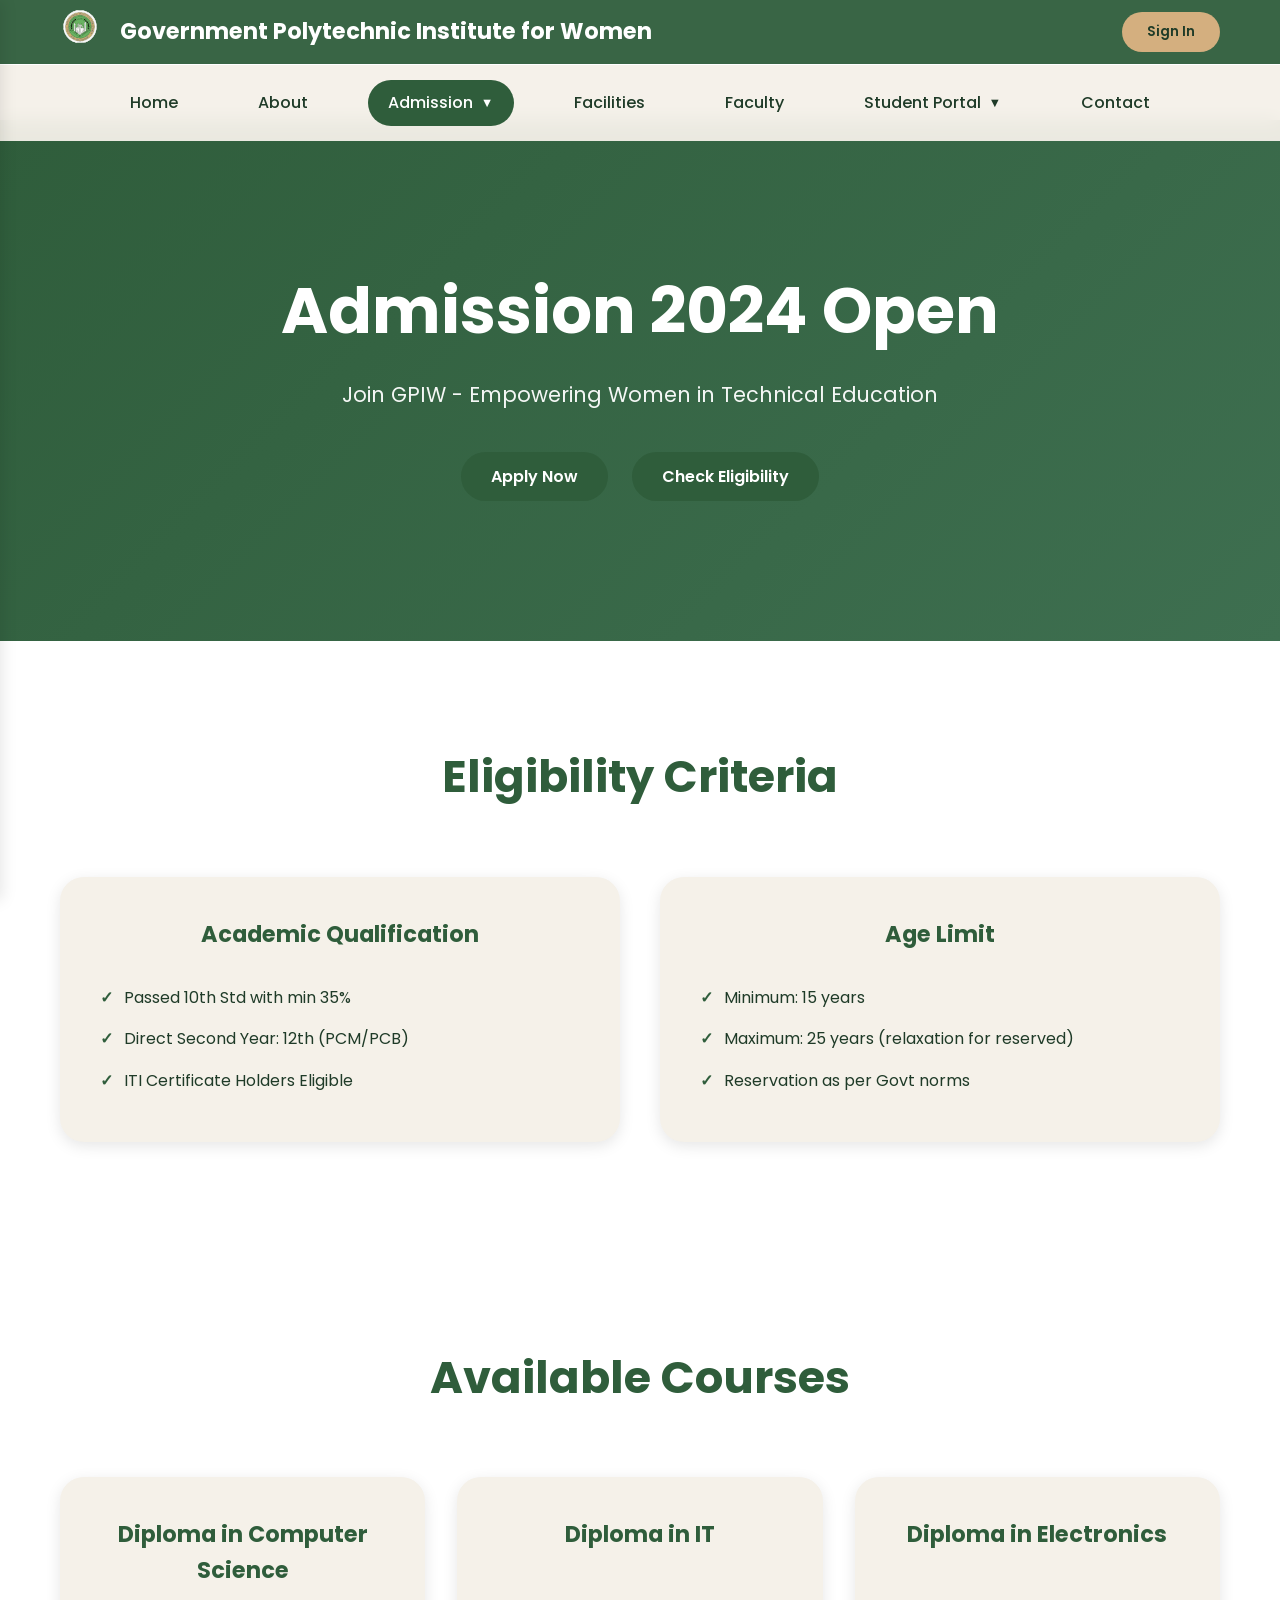
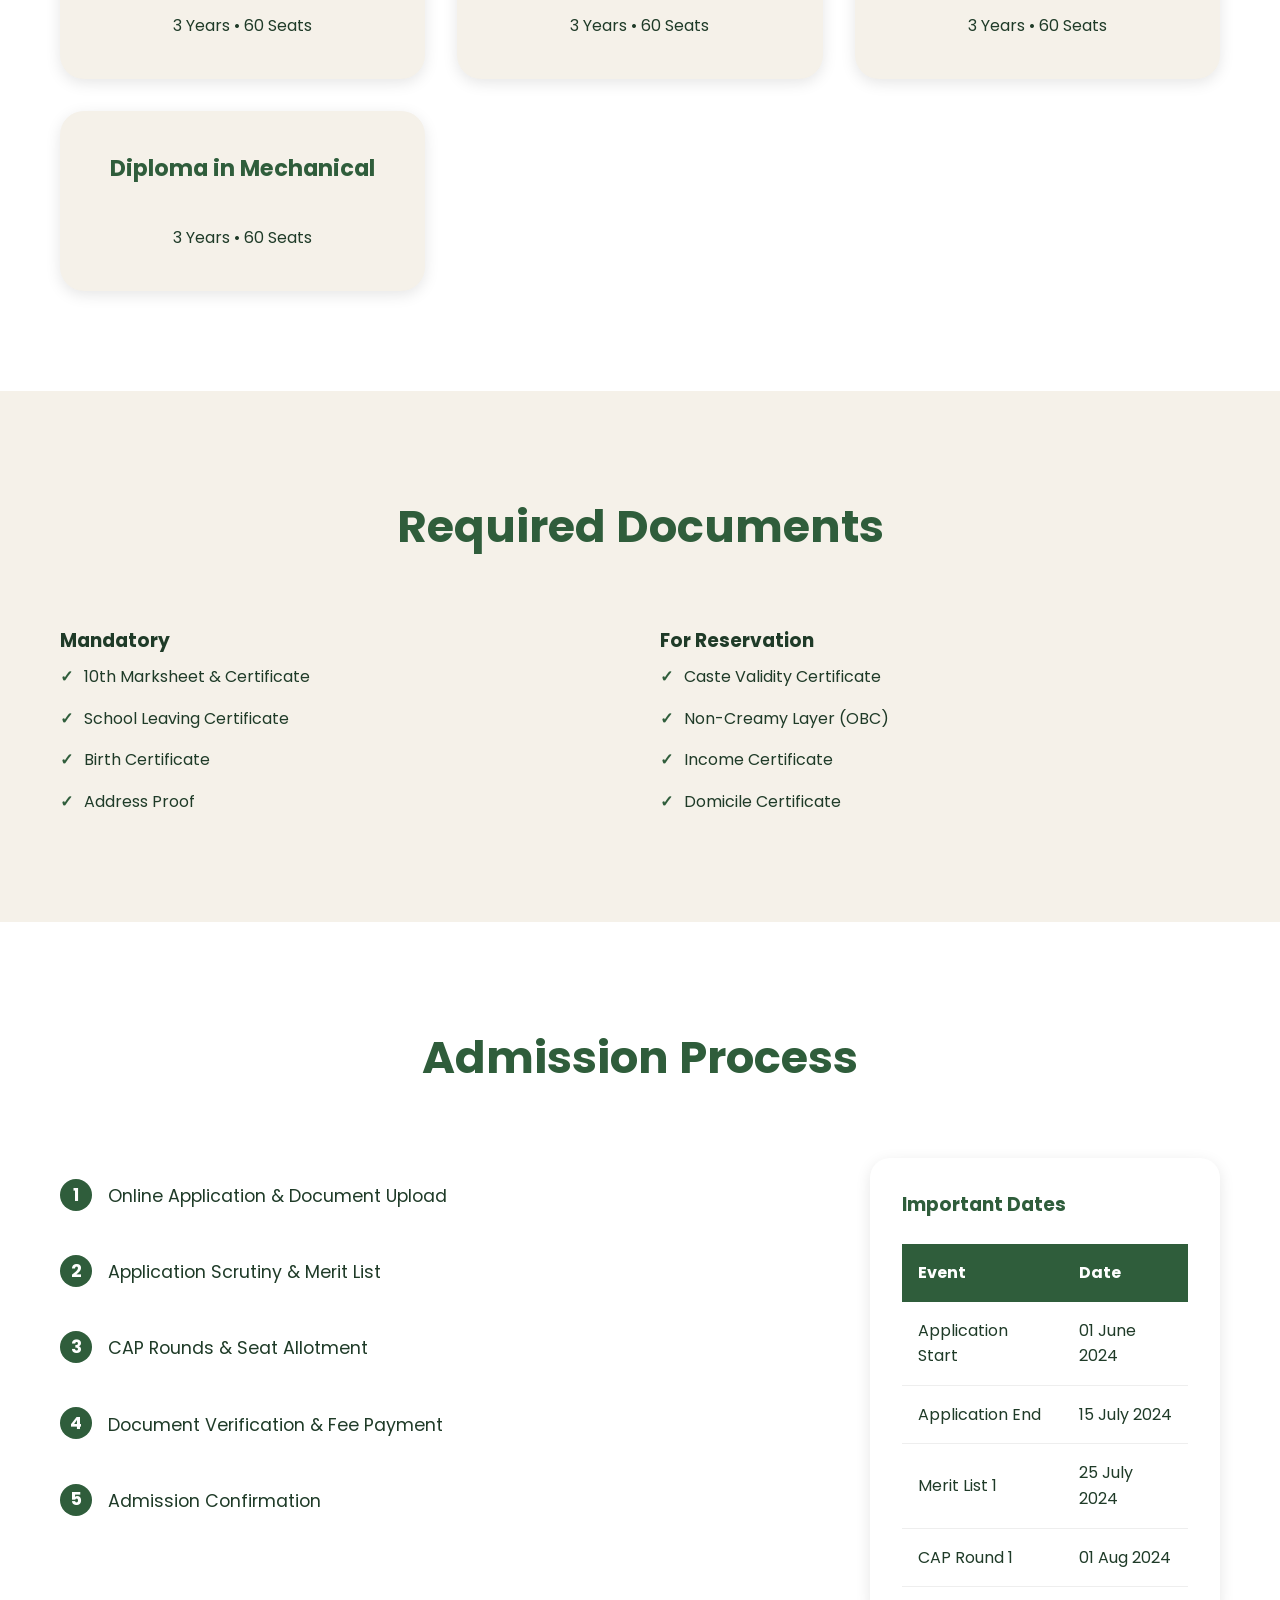
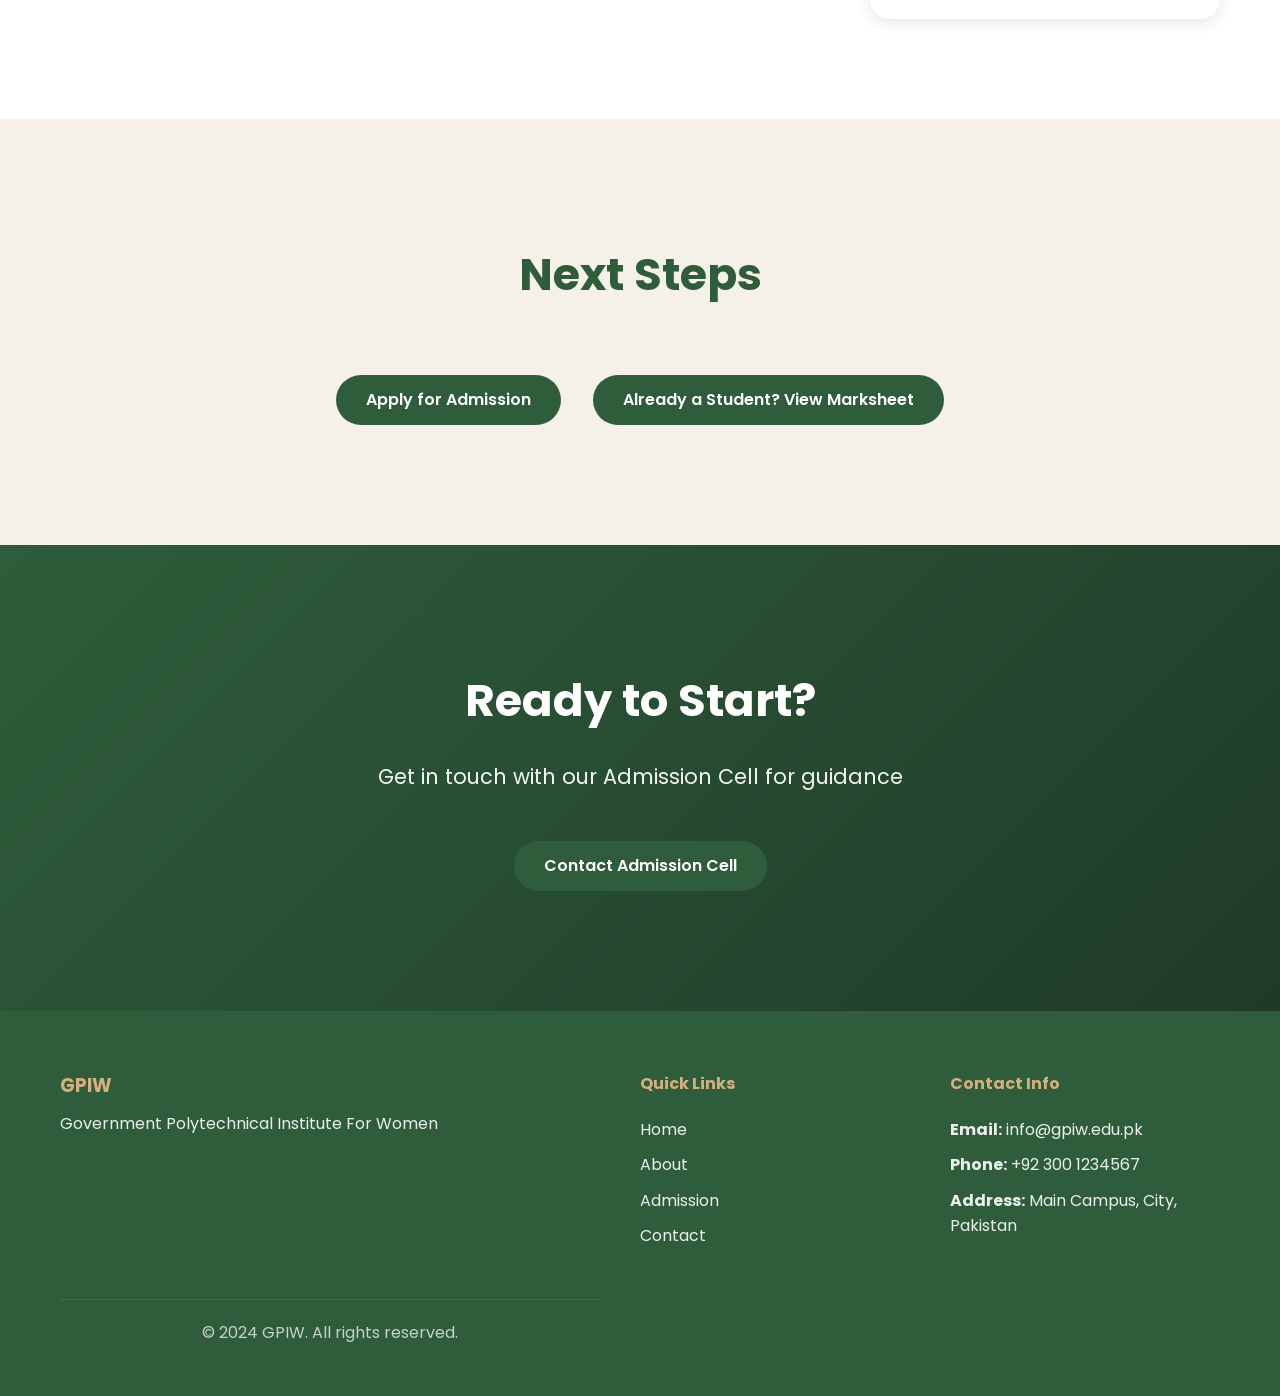
<file: admission.html>
﻿<!DOCTYPE html>
<html lang="en">
<head>
    <meta charset="UTF-8">
    <meta name="viewport" content="width=device-width, initial-scale=1.0">
    <title>Admission - Government Polytechnic Institute for Women</title>
    <link rel="stylesheet" href="common.css">
    <link rel="stylesheet" href="admission.css">
    <link href="https://fonts.googleapis.com/css2?family=Poppins:wght@300;400;600;700&display=swap" rel="stylesheet">

</head>
<body>
    <!-- Header -->
    <header class="top-bar">
        <div class="container">
            <div class="top-bar-content">
                <div class="logo">
                    <img src="pics/FreeSample-Vectorizer-io-final.svg" alt="GPIW Logo">
                </div>
                <div class="college-name">Government Polytechnic Institute for Women</div>
                <div class="auth-btn">
                    <button class="btn">Sign In</button>
                </div>
        </div>
    </header>

    <!-- Navigation -->
    <nav class="navbar">
        <div class="container">
            <ul class="nav-menu">
                <li><a href="index.html" class="nav-link">Home</a></li>
                <li><a href="about.html" class="nav-link">About</a></li>
                <li class="dropdown">
                    <a href="admission.html" class="nav-link dropdown-toggle active">Admission <span class="dropdown-icon">▼</span></a>
                    <ul class="dropdown-menu">
                        <li><a href="admission.html" class="nav-link active">Admission Now</a></li>
                        <li><a href="merit.html" class="nav-link">Merit List</a></li>
                        <li><a href="hostel.html" class="nav-link">Hostel Admission</a></li>
                    </ul>
                </li>
                <li><a href="facilities.html" class="nav-link">Facilities</a></li>
                <li><a href="faculty.html" class="nav-link">Faculty</a></li>
                <li class="dropdown">
                    <a href="#" class="nav-link dropdown-toggle">Student Portal <span class="dropdown-icon">▼</span></a>
                    <ul class="dropdown-menu">
                        <li><a href="marksheet.html" class="nav-link">View Marksheet</a></li>
                    </ul>
                </li>
                <li><a href="contact.html" class="nav-link">Contact</a></li>
            </ul>
            <button class="hamburger" id="hamburgerBtn" aria-label="Toggle menu">
                <span></span>
                <span></span>
                <span></span>
            </button>
        </div>
    </nav>

    <!-- 1. Hero Section -->
    <section class="hero">
        <div class="container">
            <h1 class="hero-title">Admission 2024 Open</h1>
            <p class="hero-subtitle">Join GPIW - Empowering Women in Technical Education</p>
            <div class="hero-buttons">
                <a href="adm_form.html" class="btn btn-primary">Apply Now</a>
                <a href="#eligibility" class="btn btn-secondary">Check Eligibility</a>
            </div>
    </section>

    <!-- 2. Eligibility Criteria -->
    <section id="eligibility" class="section">
        <div class="container">
            <h2 class="section-title">Eligibility Criteria</h2>
            <div class="content-grid">
                <div class="content-card">
                    <h3>Academic Qualification</h3>
                    <ul>
                        <li>Passed 10th Std with min 35%</li>
                        <li>Direct Second Year: 12th (PCM/PCB)</li>
                        <li>ITI Certificate Holders Eligible</li>
                    </ul>
                </div>
                <div class="content-card">
                    <h3>Age Limit</h3>
                    <ul>
                        <li>Minimum: 15 years</li>
                        <li>Maximum: 25 years (relaxation for reserved)</li>
                        <li>Reservation as per Govt norms</li>
                    </ul>
                </div>
        </div>
    </section>

    <!-- 3. Available Courses -->
    <section class="section">
        <div class="container">
            <h2 class="section-title">Available Courses</h2>
            <div class="grid-3">
                <div class="course-card">
                    <h3>Diploma in Computer Science</h3>
                    <p>3 Years • 60 Seats</p>
                </div>
                <div class="course-card">
                    <h3>Diploma in IT</h3>
                    <p>3 Years • 60 Seats</p>
                </div>
                <div class="course-card">
                    <h3>Diploma in Electronics</h3>
                    <p>3 Years • 60 Seats</p>
                </div>
                <div class="course-card">
                    <h3>Diploma in Mechanical</h3>
                    <p>3 Years • 60 Seats</p>
                </div>
        </div>
    </section>

    <!-- 4. Required Documents -->
    <section class="section alternate-bg">
        <div class="container">
            <h2 class="section-title">Required Documents</h2>
            <div class="grid-2">
                <div class="doc-list">
                    <h3>Mandatory</h3>
                    <ul>
                        <li>10th Marksheet & Certificate</li>
                        <li>School Leaving Certificate</li>
                        <li>Birth Certificate</li>
                        <li>Address Proof</li>
                    </ul>
                </div>
                <div class="doc-list">
                    <h3>For Reservation</h3>
                    <ul>
                        <li>Caste Validity Certificate</li>
                        <li>Non-Creamy Layer (OBC)</li>
                        <li>Income Certificate</li>
                        <li>Domicile Certificate</li>
                    </ul>
                </div>
        </div>
    </section>

    <!-- 5. Admission Process -->
    <section id="process" class="section">
        <div class="container">
            <h2 class="section-title">Admission Process</h2>
            <div class="process-content">
                <ol class="process-steps">
                    <li>Online Application & Document Upload</li>
                    <li>Application Scrutiny & Merit List</li>
                    <li>CAP Rounds & Seat Allotment</li>
                    <li>Document Verification & Fee Payment</li>
                    <li>Admission Confirmation</li>
                </ol>
                <div class="dates-table-container">
                    <h3>Important Dates</h3>
                    <table class="dates-table">
                        <thead>
                            <tr>
                                <th>Event</th>
                                <th>Date</th>
                            </tr>
                        </thead>
                        <tbody>
                            <tr><td>Application Start</td><td>01 June 2024</td></tr>
                            <tr><td>Application End</td><td>15 July 2024</td></tr>
                            <tr><td>Merit List 1</td><td>25 July 2024</td></tr>
                            <tr><td>CAP Round 1</td><td>01 Aug 2024</td></tr>
                        </tbody>
                    </table>
                </div>
        </div>
    </section>

    <!-- 6. Action Section -->
    <section class="action-section">
        <div class="container">
            <h2 class="section-title">Next Steps</h2>
            <div class="action-buttons">
                <a href="adm_form.html" class="btn btn-large btn-primary">Apply for Admission</a>
                <a href="marksheet.html" class="btn btn-large btn-secondary">Already a Student? View Marksheet</a>
            </div>
    </section>



<!-- 8. CTA Section -->
    <section class="cta-section">
        <div class="container">
            <h2>Ready to Start?</h2>
            <p>Get in touch with our Admission Cell for guidance</p>
            <a href="contact.html" class="btn btn-secondary">Contact Admission Cell</a>
        </div>
    </section>

    <!-- Footer -->
    <footer class="footer">
        <div class="container">
            <div class="footer-content">
                <div class="footer-brand">
                    <h3>GPIW</h3>
                    <p>Government Polytechnical Institute For Women</p>
                </div>
                <div class="footer-links">
                    <h4>Quick Links</h4>
                    <ul>
                        <li><a href="index.html">Home</a></li>
                        <li><a href="about.html">About</a></li>
                        <li><a href="admission.html">Admission</a></li>
                        <li><a href="contact.html">Contact</a></li>
                    </ul>
                </div>
                <div class="footer-contact">
                    <h4>Contact Info</h4>
                    <p><strong>Email:</strong> info@gpiw.edu.pk</p>
                    <p><strong>Phone:</strong> +92 300 1234567</p>
                    <p><strong>Address:</strong> Main Campus, City, Pakistan</p>
                </div>
            <div class="footer-bottom">
                <p>&copy; 2024 GPIW. All rights reserved.</p>
            </div>
    </footer>

    <!-- Side Panel -->
    <div class="side-panel" id="sidePanel">
        <div class="side-panel-header">
            <h3>Menu</h3>
            <button class="side-panel-close" id="sidePanelClose">&times;</button>
        </div>
        <ul class="side-panel-menu">
            <li><a href="index.html" class="nav-link">Home</a></li>
            <li><a href="about.html" class="nav-link">About Us</a></li>
            <li><a href="admission.html" class="nav-link active">Admission Now</a></li>
            <li><a href="merit.html" class="nav-link">Merit List</a></li>
            <li><a href="hostel.html" class="nav-link">Hostel Admission</a></li>
            <li><a href="facilities.html" class="nav-link">Facilities</a></li>
            <li><a href="faculty.html" class="nav-link">Faculty</a></li>
            <li><a href="marksheet.html" class="nav-link">View Marksheet</a></li>
            <li><a href="contact.html" class="nav-link">Contact Us</a></li>
        </ul>
    </div>
    <div class="side-panel-overlay" id="sidePanelOverlay"></div>

    <!-- Scroll to Top -->
    <button class="scroll-top-btn" id="scrollTopBtn" title="Go to top">&#8593;</button>

    <script src="auth.js"></script>
</body>
</html>
</file>
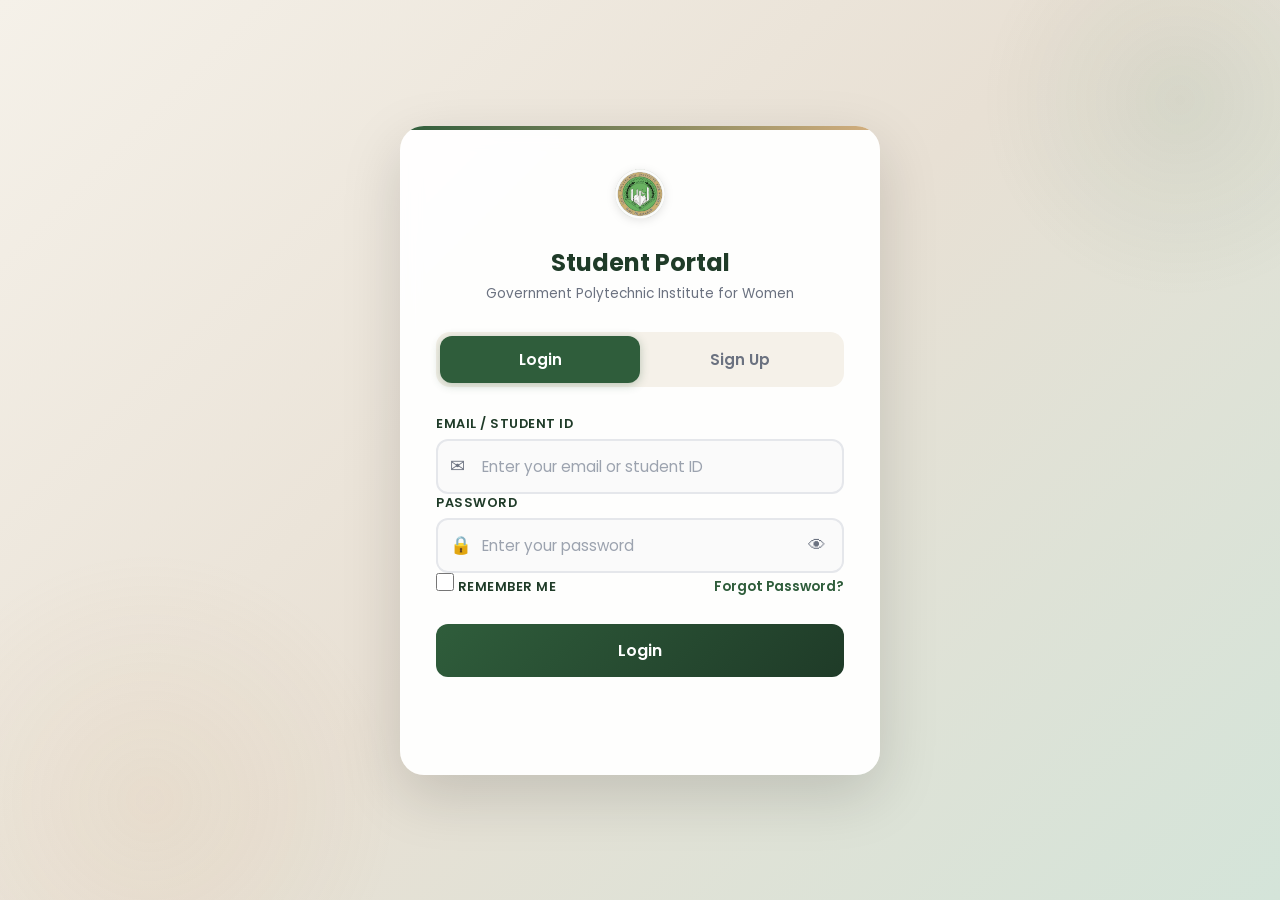
<file: auth.html>
<!DOCTYPE html>
<html lang="en">
<head>
    <meta charset="UTF-8">
    <meta name="viewport" content="width=device-width, initial-scale=1.0">
    <title>Authentication - GPIW Student Portal</title>
    <link href="https://fonts.googleapis.com/css2?family=Poppins:wght@300;400;500;600;700&display=swap" rel="stylesheet">
    <style>
        /* ===== CSS Variables & Reset ===== */
        :root {
            --primary-green: #2F5D3B;
            --dark-green: #1f3b28;
            --accent-gold: #D4AF7F;
            --secondary-beige: #F5F1E9;
            --text-dark: #1F3B28;
            --text-muted: #6b7280;
            --text-white: #FFFFFF;
            --error-red: #dc2626;
            --success-green: #16a34a;
            --shadow-light: 0 4px 15px rgba(0,0,0,0.1);
            --shadow-hover: 0 8px 25px rgba(0,0,0,0.2);
            --shadow-card: 0 20px 60px rgba(0,0,0,0.15);
            --transition-fast: 0.2s ease;
            --transition-medium: 0.3s ease;
            --transition-slow: 0.5s ease;
        }

        * {
            margin: 0;
            padding: 0;
            box-sizing: border-box;
        }

        body {
            font-family: 'Poppins', sans-serif;
            min-height: 100vh;
            display: flex;
            align-items: center;
            justify-content: center;
            background: linear-gradient(135deg, #F5F1E9 0%, #e8e0d4 50%, #d4e4d9 100%);
            padding: 20px;
            position: relative;
            overflow-x: hidden;
        }

        /* Decorative background elements */
        body::before {
            content: '';
            position: fixed;
            top: -100px;
            right: -100px;
            width: 400px;
            height: 400px;
            background: radial-gradient(circle, rgba(47,93,59,0.08) 0%, transparent 70%);
            border-radius: 50%;
            z-index: 0;
            pointer-events: none;
        }

        body::after {
            content: '';
            position: fixed;
            bottom: -150px;
            left: -100px;
            width: 500px;
            height: 500px;
            background: radial-gradient(circle, rgba(212,175,127,0.1) 0%, transparent 70%);
            border-radius: 50%;
            z-index: 0;
            pointer-events: none;
        }

        /* ===== Main Card Container ===== */
        .auth-container {
            position: relative;
            z-index: 1;
            width: 100%;
            max-width: 480px;
            perspective: 1000px;
        }

        .auth-card {
            background: rgba(255, 255, 255, 0.95);
            backdrop-filter: blur(10px);
            border-radius: 24px;
            box-shadow: var(--shadow-card);
            padding: 40px 36px;
            overflow: hidden;
            position: relative;
        }

        .auth-card::before {
            content: '';
            position: absolute;
            top: 0;
            left: 0;
            right: 0;
            height: 4px;
            background: linear-gradient(90deg, var(--primary-green), var(--accent-gold), var(--primary-green));
            background-size: 200% 100%;
            animation: shimmer 3s infinite linear;
        }

        @keyframes shimmer {
            0% { background-position: 200% 0; }
            100% { background-position: -200% 0; }
        }

        /* ===== Logo / Branding ===== */
        .auth-brand {
            text-align: center;
            margin-bottom: 28px;
        }

        .auth-brand img {
            width: 60px;
            height: 60px;
            margin-bottom: 12px;
            filter: drop-shadow(0 2px 4px rgba(0,0,0,0.1));
        }

        .auth-brand h1 {
            font-size: 1.5rem;
            font-weight: 700;
            color: var(--text-dark);
            margin-bottom: 4px;
        }

        .auth-brand p {
            font-size: 0.85rem;
            color: var(--text-muted);
            font-weight: 400;
        }

        /* ===== Tab Toggle ===== */
        .auth-tabs {
            display: flex;
            background: var(--secondary-beige);
            border-radius: 14px;
            padding: 4px;
            margin-bottom: 28px;
            position: relative;
        }

        .auth-tab {
            flex: 1;
            padding: 12px 20px;
            border: none;
            background: transparent;
            font-family: inherit;
            font-size: 0.95rem;
            font-weight: 600;
            color: var(--text-muted);
            cursor: pointer;
            border-radius: 12px;
            transition: all var(--transition-medium);
            position: relative;
            z-index: 1;
        }

        .auth-tab:hover {
            color: var(--text-dark);
        }

        .auth-tab.active {
            color: var(--text-white);
            background: var(--primary-green);
            box-shadow: 0 2px 10px rgba(47,93,59,0.3);
        }

        /* ===== Form Container ===== */
        .form-wrapper {
            position: relative;
            overflow: hidden;
            min-height: 320px;
        }

        .auth-form {
            position: absolute;
            top: 0;
            left: 0;
            width: 100%;
            opacity: 0;
            transform: translateX(30px);
            transition: all var(--transition-slow);
            pointer-events: none;
        }

        .auth-form.active {
            opacity: 1;
            transform: translateX(0);
            pointer-events: all;
            position: relative;
        }

        .auth-form.exit-left {
            opacity: 0;
            transform: translateX(-30px);
        }

        /* ===== Input Fields ===== */
        .input-group {
            margin-bottom: 18px;
            position: relative;
        }

        .input-group label {
            display: block;
            font-size: 0.8rem;
            font-weight: 600;
            color: var(--text-dark);
            margin-bottom: 6px;
            text-transform: uppercase;
            letter-spacing: 0.5px;
        }

        .input-wrapper {
            position: relative;
        }

        .input-wrapper input {
            width: 100%;
            padding: 14px 16px 14px 44px;
            border: 2px solid #e5e7eb;
            border-radius: 12px;
            font-family: inherit;
            font-size: 0.95rem;
            color: var(--text-dark);
            background: #fafafa;
            transition: all var(--transition-medium);
        }

        .input-wrapper input:focus {
            outline: none;
            border-color: var(--primary-green);
            background: #fff;
            box-shadow: 0 0 0 4px rgba(47,93,59,0.08);
        }

        .input-wrapper input::placeholder {
            color: #9ca3af;
        }

        .input-wrapper input.error {
            border-color: var(--error-red);
            background: #fef2f2;
        }

        .input-wrapper input.error:focus {
            box-shadow: 0 0 0 4px rgba(220,38,38,0.08);
        }

        .input-icon {
            position: absolute;
            left: 14px;
            top: 50%;
            transform: translateY(-50%);
            color: var(--text-muted);
            font-size: 1.1rem;
            transition: color var(--transition-medium);
            pointer-events: none;
        }

        .input-wrapper input:focus ~ .input-icon {
            color: var(--primary-green);
        }

        /* Password toggle */
        .password-toggle {
            position: absolute;
            right: 14px;
            top: 50%;
            transform: translateY(-50%);
            background: none;
            border: none;
            color: var(--text-muted);
            cursor: pointer;
            font-size: 1.1rem;
            padding: 4px;
            transition: color var(--transition-fast);
        }

        .password-toggle:hover {
            color: var(--primary-green);
        }

        /* Remember Me & Forgot Password */
        .form-options {
            display: flex;
            justify-content: space-between;
            align-items: center;
            margin-bottom: 22px;
            font-size: 0.85rem;
        }

        .remember-me {
            display: flex;
            align-items: center;
            gap: 8px;
            cursor: pointer;
            color: var(--text-muted);
            font-weight: 500;
        }

        .remember-me input[type="checkbox"] {
            width: 18px;
            height: 18px;
            accent-color: var(--primary-green);
            cursor: pointer;
        }

        .forgot-password {
            color: var(--primary-green);
            text-decoration: none;
            font-weight: 600;
            transition: color var(--transition-fast);
        }

        .forgot-password:hover {
            color: var(--accent-gold);
            text-decoration: underline;
        }

        /* ===== Submit Button ===== */
        .submit-btn {
            width: 100%;
            padding: 14px 24px;
            background: linear-gradient(135deg, var(--primary-green), var(--dark-green));
            color: var(--text-white);
            border: none;
            border-radius: 12px;
            font-family: inherit;
            font-size: 1rem;
            font-weight: 600;
            cursor: pointer;
            transition: all var(--transition-medium);
            position: relative;
            overflow: hidden;
        }

        .submit-btn::before {
            content: '';
            position: absolute;
            top: 0;
            left: -100%;
            width: 100%;
            height: 100%;
            background: linear-gradient(90deg, transparent, rgba(255,255,255,0.15), transparent);
            transition: left 0.5s ease;
        }

        .submit-btn:hover::before {
            left: 100%;
        }

        .submit-btn:hover {
            transform: translateY(-2px);
            box-shadow: 0 8px 20px rgba(47,93,59,0.3);
        }

        .submit-btn:active {
            transform: translateY(0);
        }

        .submit-btn:disabled {
            opacity: 0.7;
            cursor: not-allowed;
            transform: none;
        }

        /* ===== Divider ===== */
        .auth-divider {
            display: flex;
            align-items: center;
            margin: 24px 0;
            color: var(--text-muted);
            font-size: 0.85rem;
        }

        .auth-divider::before,
        .auth-divider::after {
            content: '';
            flex: 1;
            height: 1px;
            background: #e5e7eb;
        }

        .auth-divider span {
            padding: 0 16px;
            font-weight: 500;
        }

        /* ===== Social Login (optional placeholder) ===== */
        .social-login {
            display: flex;
            gap: 12px;
            justify-content: center;
        }

        .social-btn {
            width: 44px;
            height: 44px;
            border-radius: 50%;
            border: 2px solid #e5e7eb;
            background: #fff;
            display: flex;
            align-items: center;
            justify-content: center;
            cursor: pointer;
            transition: all var(--transition-medium);
            font-size: 1.1rem;
            color: var(--text-muted);
        }

        .social-btn:hover {
            border-color: var(--primary-green);
            color: var(--primary-green);
            transform: translateY(-2px);
            box-shadow: 0 4px 12px rgba(0,0,0,0.08);
        }

        /* ===== Error & Success Messages ===== */
        .form-message {
            padding: 12px 16px;
            border-radius: 10px;
            font-size: 0.85rem;
            font-weight: 500;
            margin-bottom: 16px;
            display: none;
            align-items: center;
            gap: 8px;
            animation: slideDown 0.3s ease;
        }

        .form-message.show {
            display: flex;
        }

        .form-message.error {
            background: #fef2f2;
            color: var(--error-red);
            border: 1px solid #fecaca;
        }

        .form-message.success {
            background: #f0fdf4;
            color: var(--success-green);
            border: 1px solid #bbf7d0;
        }

        @keyframes slideDown {
            from { opacity: 0; transform: translateY(-10px); }
            to { opacity: 1; transform: translateY(0); }
        }

        /* ===== Logged-in State Demo ===== */
        .profile-demo {
            text-align: center;
            display: none;
        }

        .profile-demo.show {
            display: block;
            animation: fadeIn 0.5s ease;
        }

        @keyframes fadeIn {
            from { opacity: 0; transform: scale(0.95); }
            to { opacity: 1; transform: scale(1); }
        }

        .profile-avatar-large {
            width: 100px;
            height: 100px;
            border-radius: 50%;
            object-fit: cover;
            border: 4px solid var(--accent-gold);
            box-shadow: 0 4px 15px rgba(0,0,0,0.1);
            margin-bottom: 16px;
        }

        .profile-name {
            font-size: 1.3rem;
            font-weight: 700;
            color: var(--text-dark);
            margin-bottom: 4px;
        }

        .profile-email {
            font-size: 0.9rem;
            color: var(--text-muted);
            margin-bottom: 24px;
        }

        .profile-actions {
            display: flex;
            gap: 12px;
            justify-content: center;
            flex-wrap: wrap;
        }

        .profile-btn {
            padding: 10px 24px;
            border-radius: 25px;
            font-family: inherit;
            font-size: 0.9rem;
            font-weight: 600;
            cursor: pointer;
            transition: all var(--transition-medium);
            border: none;
        }

        .profile-btn.primary {
            background: var(--primary-green);
            color: var(--text-white);
        }

        .profile-btn.primary:hover {
            background: var(--dark-green);
            transform: translateY(-2px);
            box-shadow: var(--shadow-light);
        }

        .profile-btn.secondary {
            background: var(--secondary-beige);
            color: var(--text-dark);
        }

        .profile-btn.secondary:hover {
            background: #e8e0d4;
            transform: translateY(-2px);
        }

        /* ===== Back to Home Link ===== */
        .back-link {
            text-align: center;
            margin-top: 24px;
        }

        .back-link a {
            color: var(--text-muted);
            text-decoration: none;
            font-size: 0.9rem;
            font-weight: 500;
            transition: color var(--transition-fast);
            display: inline-flex;
            align-items: center;
            gap: 6px;
        }

        .back-link a:hover {
            color: var(--primary-green);
        }

        /* ===== Responsive ===== */
        @media (max-width: 520px) {
            .auth-card {
                padding: 30px 24px;
                border-radius: 20px;
            }

            .auth-brand h1 {
                font-size: 1.3rem;
            }

            .form-options {
                flex-direction: column;
                gap: 12px;
                align-items: flex-start;
            }

            .profile-actions {
                flex-direction: column;
            }

            .profile-btn {
                width: 100%;
            }
        }

        @media (max-width: 380px) {
            body {
                padding: 12px;
            }

            .auth-card {
                padding: 24px 18px;
            }

            .auth-tab {
                padding: 10px 14px;
                font-size: 0.85rem;
            }
        }
    </style>
</head>
<body>

    <div class="auth-container">
        <div class="auth-card">
            <!-- Branding -->
            <div class="auth-brand">
                <img src="pics/FreeSample-Vectorizer-io-final.svg" alt="GPIW Logo">
                <h1>Student Portal</h1>
                <p>Government Polytechnic Institute for Women</p>
            </div>

            <!-- Tab Toggle -->
            <div class="auth-tabs">
                <button class="auth-tab active" data-tab="login">Login</button>
                <button class="auth-tab" data-tab="signup">Sign Up</button>
            </div>

            <!-- Messages -->
            <div class="form-message" id="formMessage"></div>

            <!-- Forms Wrapper -->
            <div class="form-wrapper" id="formWrapper">
                <!-- Login Form -->
                <form class="auth-form active" id="loginForm">
                    <div class="input-group">
                        <label for="loginEmail">Email / Student ID</label>
                        <div class="input-wrapper">
                            <input type="text" id="loginEmail" placeholder="Enter your email or student ID" required>
                            <span class="input-icon">&#9993;</span>
                        </div>

                    <div class="input-group">
                        <label for="loginPassword">Password</label>
                        <div class="input-wrapper">
                            <input type="password" id="loginPassword" placeholder="Enter your password" required>
                            <span class="input-icon">&#128274;</span>
                            <button type="button" class="password-toggle" data-target="loginPassword">&#128065;</button>
                        </div>

                    <div class="form-options">
                        <label class="remember-me">
                            <input type="checkbox" id="rememberMe">
                            <span>Remember Me</span>
                        </label>
                        <a href="#" class="forgot-password" onclick="event.preventDefault(); alert('Please contact the IT office to reset your password.');">Forgot Password?</a>
                    </div>

                    <button type="submit" class="submit-btn">Login</button>
                </form>

                <!-- Sign Up Form -->
                <form class="auth-form" id="signupForm">
                    <div class="input-group">
                        <label for="signupName">Full Name</label>
                        <div class="input-wrapper">
                            <input type="text" id="signupName" placeholder="Enter your full name" required>
                            <span class="input-icon">&#128100;</span>
                        </div>

                    <div class="input-group">
                        <label for="signupEmail">Email / Student ID</label>
                        <div class="input-wrapper">
                            <input type="text" id="signupEmail" placeholder="Enter your email or student ID" required>
                            <span class="input-icon">&#9993;</span>
                        </div>

                    <div class="input-group">
                        <label for="signupPassword">Password</label>
                        <div class="input-wrapper">
                            <input type="password" id="signupPassword" placeholder="Create a password" required minlength="6">
                            <span class="input-icon">&#128274;</span>
                            <button type="button" class="password-toggle" data-target="signupPassword">&#128065;</button>
                        </div>

                    <div class="input-group">
                        <label for="signupConfirm">Confirm Password</label>
                        <div class="input-wrapper">
                            <input type="password" id="signupConfirm" placeholder="Confirm your password" required>
                            <span class="input-icon">&#128274;</span>
                            <button type="button" class="password-toggle" data-target="signupConfirm">&#128065;</button>
                        </div>

                    <button type="submit" class="submit-btn">Sign Up</button>
                </form>
            </div>

            <!-- Logged-in Profile Demo -->
            <div class="profile-demo" id="profileDemo">
                <img src="pics/principal.png" alt="Profile" class="profile-avatar-large" id="profileAvatar">
                <div class="profile-name" id="profileName">User Name</div>
                <div class="profile-email" id="profileEmail">user@example.com</div>
                <div class="profile-actions">
                    <button class="profile-btn primary" onclick="window.location.href='index.html'">Go to Dashboard</button>
                    <button class="profile-btn secondary" onclick="logout()">Logout</button>
                </div>

            <!-- Divider & Social -->
            <div class="auth-divider" id="authDivider"><span>or</span></div>
            <div class="social-login" id="socialLogin">
                <button class="social-btn" title="Google">G</button>
                <button class="social-btn" title="Microsoft">M</button>
                <button class="social-btn" title="Apple">&#127822;</button>
            </div>

            <!-- Back Link -->
            <div class="back-link">
                <a href="index.html">&#8592; Back to Home</a>
            </div>
    </div>

    <script>
        (function() {
            'use strict';

            // ===== DOM Elements =====
            const tabs = document.querySelectorAll('.auth-tab');
            const loginForm = document.getElementById('loginForm');
            const signupForm = document.getElementById('signupForm');
            const formMessage = document.getElementById('formMessage');
            const profileDemo = document.getElementById('profileDemo');
            const formWrapper = document.getElementById('formWrapper');
            const authDivider = document.getElementById('authDivider');
            const socialLogin = document.getElementById('socialLogin');
            const profileName = document.getElementById('profileName');
            const profileEmail = document.getElementById('profileEmail');

            // ===== State =====
            const AUTH_KEY = 'gpiw_auth';
            const USER_KEY = 'gpiw_user';

            // ===== Tab Switching =====
            tabs.forEach(tab => {
                tab.addEventListener('click', () => {
                    const target = tab.dataset.tab;
                    switchTab(target);
                });
            });

            function switchTab(target) {
                // Update tab styles
                tabs.forEach(t => t.classList.toggle('active', t.dataset.tab === target));

                // Switch forms with animation
                if (target === 'login') {
                    signupForm.classList.remove('active');
                    signupForm.classList.add('exit-left');
                    setTimeout(() => {
                        signupForm.classList.remove('exit-left');
                        signupForm.style.display = 'none';
                        loginForm.style.display = 'block';
                        setTimeout(() => loginForm.classList.add('active'), 10);
                    }, 300);
                } else {
                    loginForm.classList.remove('active');
                    loginForm.classList.add('exit-left');
                    setTimeout(() => {
                        loginForm.classList.remove('exit-left');
                        loginForm.style.display = 'none';
                        signupForm.style.display = 'block';
                        setTimeout(() => signupForm.classList.add('active'), 10);
                    }, 300);
                }

                hideMessage();
            }

            // ===== Password Toggle =====
            document.querySelectorAll('.password-toggle').forEach(btn => {
                btn.addEventListener('click', () => {
                    const targetId = btn.dataset.target;
                    const input = document.getElementById(targetId);
                    if (input.type === 'password') {
                        input.type = 'text';
                        btn.innerHTML = '&#128065;&#65039;';
                    } else {
                        input.type = 'password';
                        btn.innerHTML = '&#128065;';
                    }
                });
            });

            // ===== Form Validation =====
            function showMessage(text, type) {
                formMessage.textContent = text;
                formMessage.className = `form-message ${type} show`;
            }

            function hideMessage() {
                formMessage.className = 'form-message';
            }

            function validateEmail(value) {
                return value.length >= 3; // Simple validation for email or student ID
            }

            function validatePassword(password) {
                return password.length >= 6;
            }

            function clearErrors() {
                document.querySelectorAll('.input-wrapper input').forEach(input => input.classList.remove('error'));
            }

            function setError(inputId) {
                const input = document.getElementById(inputId);
                if (input) input.classList.add('error');
            }

            // ===== Login Handler =====
            loginForm.addEventListener('submit', function(e) {
                e.preventDefault();
                clearErrors();
                hideMessage();

                const email = document.getElementById('loginEmail').value.trim();
                const password = document.getElementById('loginPassword').value;
                const remember = document.getElementById('rememberMe').checked;

                // Validation
                let hasError = false;
                if (!email) {
                    setError('loginEmail');
                    showMessage('Please enter your email or student ID.', 'error');
                    hasError = true;
                } else if (!validateEmail(email)) {
                    setError('loginEmail');
                    showMessage('Please enter a valid email or student ID.', 'error');
                    hasError = true;
                }

                if (!password) {
                    setError('loginPassword');
                    if (!hasError) showMessage('Please enter your password.', 'error');
                    hasError = true;
                }

                if (hasError) return;

                // Simulate API call
                const btn = loginForm.querySelector('.submit-btn');
                const originalText = btn.textContent;
                btn.disabled = true;
                btn.textContent = 'Logging in...';

                setTimeout(() => {
                    // Store auth state
                    const userData = {
                        name: email.split('@')[0] || 'Student',
                        email: email,
                        avatar: 'pics/principal.png',
                        loginTime: new Date().toISOString()
                    };

                    localStorage.setItem(AUTH_KEY, 'true');
                    localStorage.setItem(USER_KEY, JSON.stringify(userData));

                    btn.textContent = 'Success!';
                    showMessage('Login successful! Redirecting...', 'success');

                    setTimeout(() => {
                        showLoggedInState(userData);
                    }, 800);
                }, 1200);
            });

            // ===== Sign Up Handler =====
            signupForm.addEventListener('submit', function(e) {
                e.preventDefault();
                clearErrors();
                hideMessage();

                const name = document.getElementById('signupName').value.trim();
                const email = document.getElementById('signupEmail').value.trim();
                const password = document.getElementById('signupPassword').value;
                const confirm = document.getElementById('signupConfirm').value;

                // Validation
                let hasError = false;

                if (!name) {
                    setError('signupName');
                    showMessage('Please enter your full name.', 'error');
                    hasError = true;
                }

                if (!email) {
                    setError('signupEmail');
                    if (!hasError) showMessage('Please enter your email or student ID.', 'error');
                    hasError = true;
                } else if (!validateEmail(email)) {
                    setError('signupEmail');
                    if (!hasError) showMessage('Please enter a valid email or student ID.', 'error');
                    hasError = true;
                }

                if (!password) {
                    setError('signupPassword');
                    if (!hasError) showMessage('Please enter a password.', 'error');
                    hasError = true;
                } else if (!validatePassword(password)) {
                    setError('signupPassword');
                    if (!hasError) showMessage('Password must be at least 6 characters.', 'error');
                    hasError = true;
                }

                if (password !== confirm) {
                    setError('signupConfirm');
                    if (!hasError) showMessage('Passwords do not match.', 'error');
                    hasError = true;
                }

                if (hasError) return;

                // Simulate registration
                const btn = signupForm.querySelector('.submit-btn');
                btn.disabled = true;
                btn.textContent = 'Creating account...';

                setTimeout(() => {
                    const userData = {
                        name: name,
                        email: email,
                        avatar: 'pics/principal.png',
                        loginTime: new Date().toISOString()
                    };

                    localStorage.setItem(AUTH_KEY, 'true');
                    localStorage.setItem(USER_KEY, JSON.stringify(userData));

                    btn.textContent = 'Account Created!';
                    showMessage('Account created successfully!', 'success');

                    setTimeout(() => {
                        showLoggedInState(userData);
                    }, 800);
                }, 1500);
            });

            // ===== Show Logged-in State =====
            function showLoggedInState(userData) {
                formWrapper.style.display = 'none';
                authDivider.style.display = 'none';
                socialLogin.style.display = 'none';
                document.querySelector('.auth-tabs').style.display = 'none';

                profileName.textContent = userData.name;
                profileEmail.textContent = userData.email;
                profileDemo.classList.add('show');
            }

            // ===== Logout =====
            window.logout = function() {
                localStorage.removeItem(AUTH_KEY);
                localStorage.removeItem(USER_KEY);
                location.reload();
            };

            // ===== Check Auth on Load =====
            function checkAuth() {
                const isLoggedIn = localStorage.getItem(AUTH_KEY) === 'true';
                if (isLoggedIn) {
                    try {
                        const userData = JSON.parse(localStorage.getItem(USER_KEY));
                        if (userData) {
                            showLoggedInState(userData);
                            return;
                        }
                    } catch (e) {
                        localStorage.removeItem(AUTH_KEY);
                        localStorage.removeItem(USER_KEY);
                    }
                }

                // Default: show login form
                signupForm.style.display = 'none';
            }

            // Initialize
            checkAuth();
        })();
    </script>
</body>
</html>
</file>
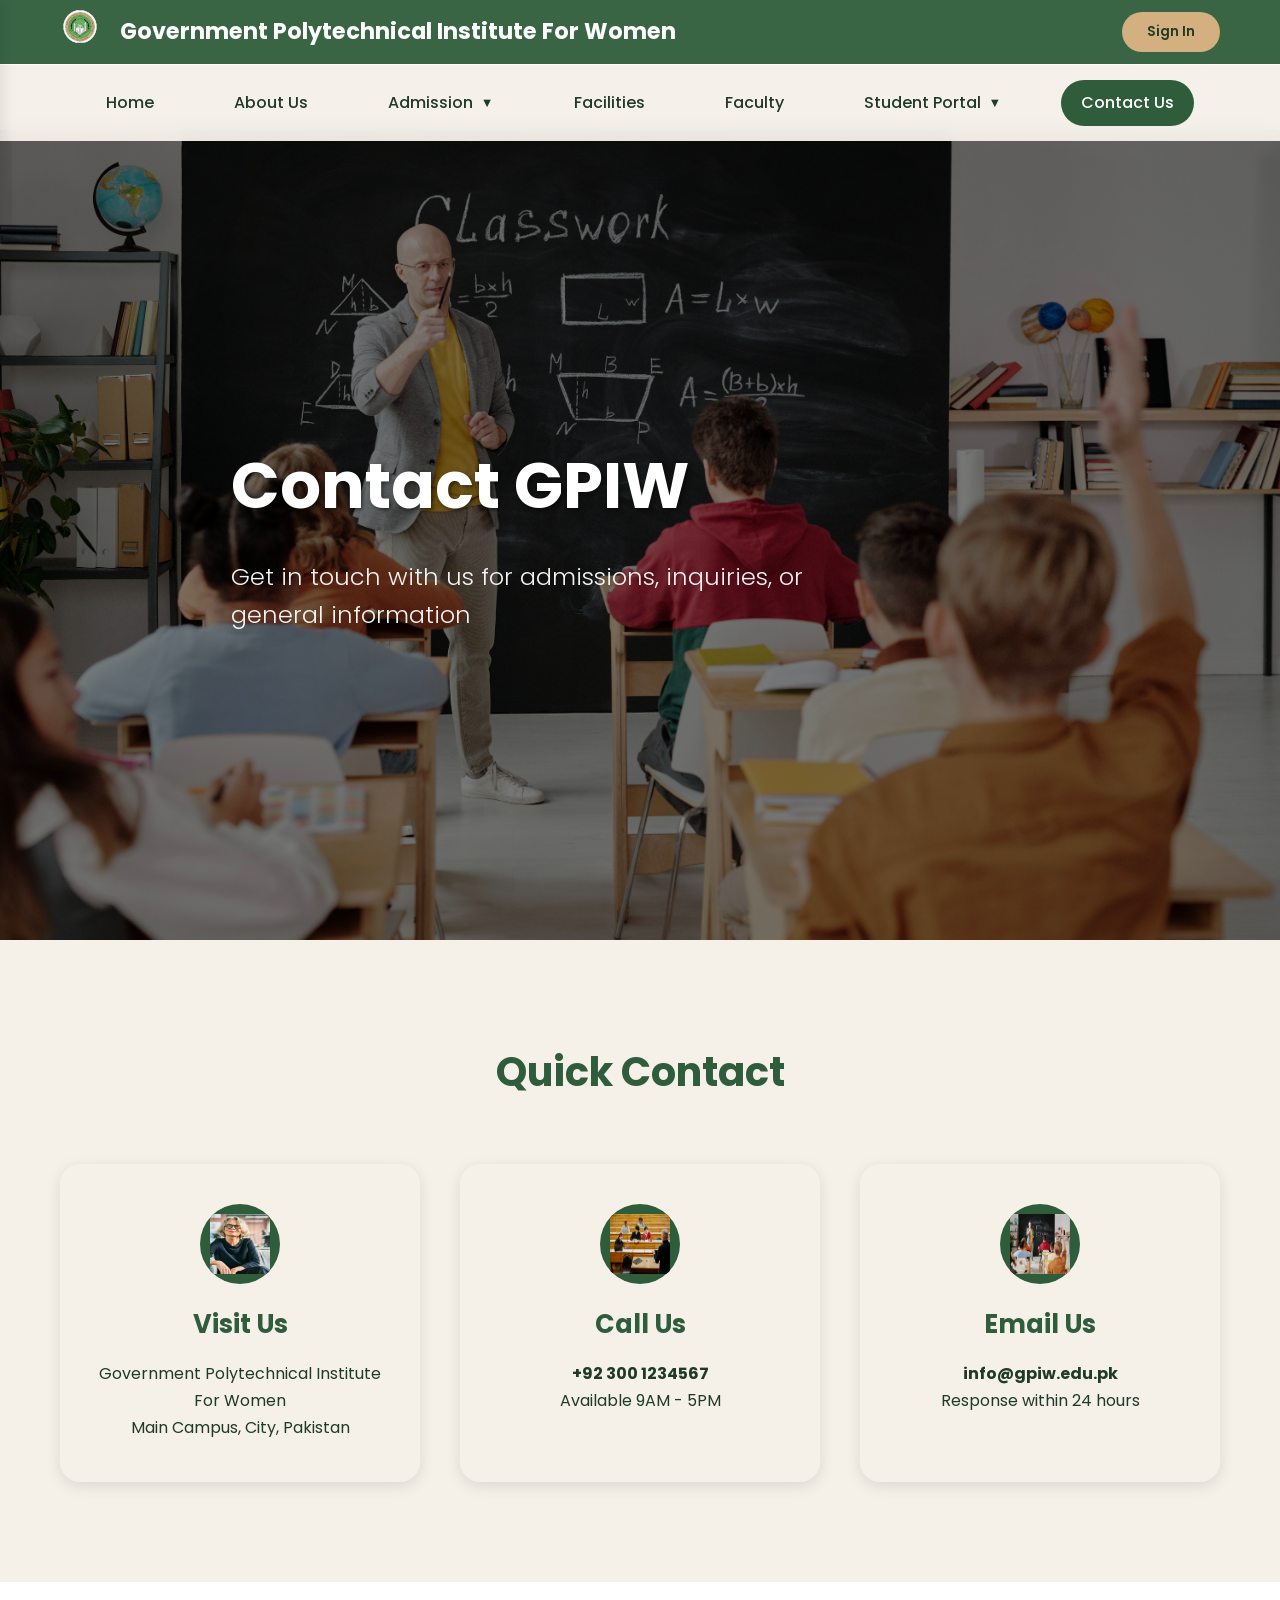
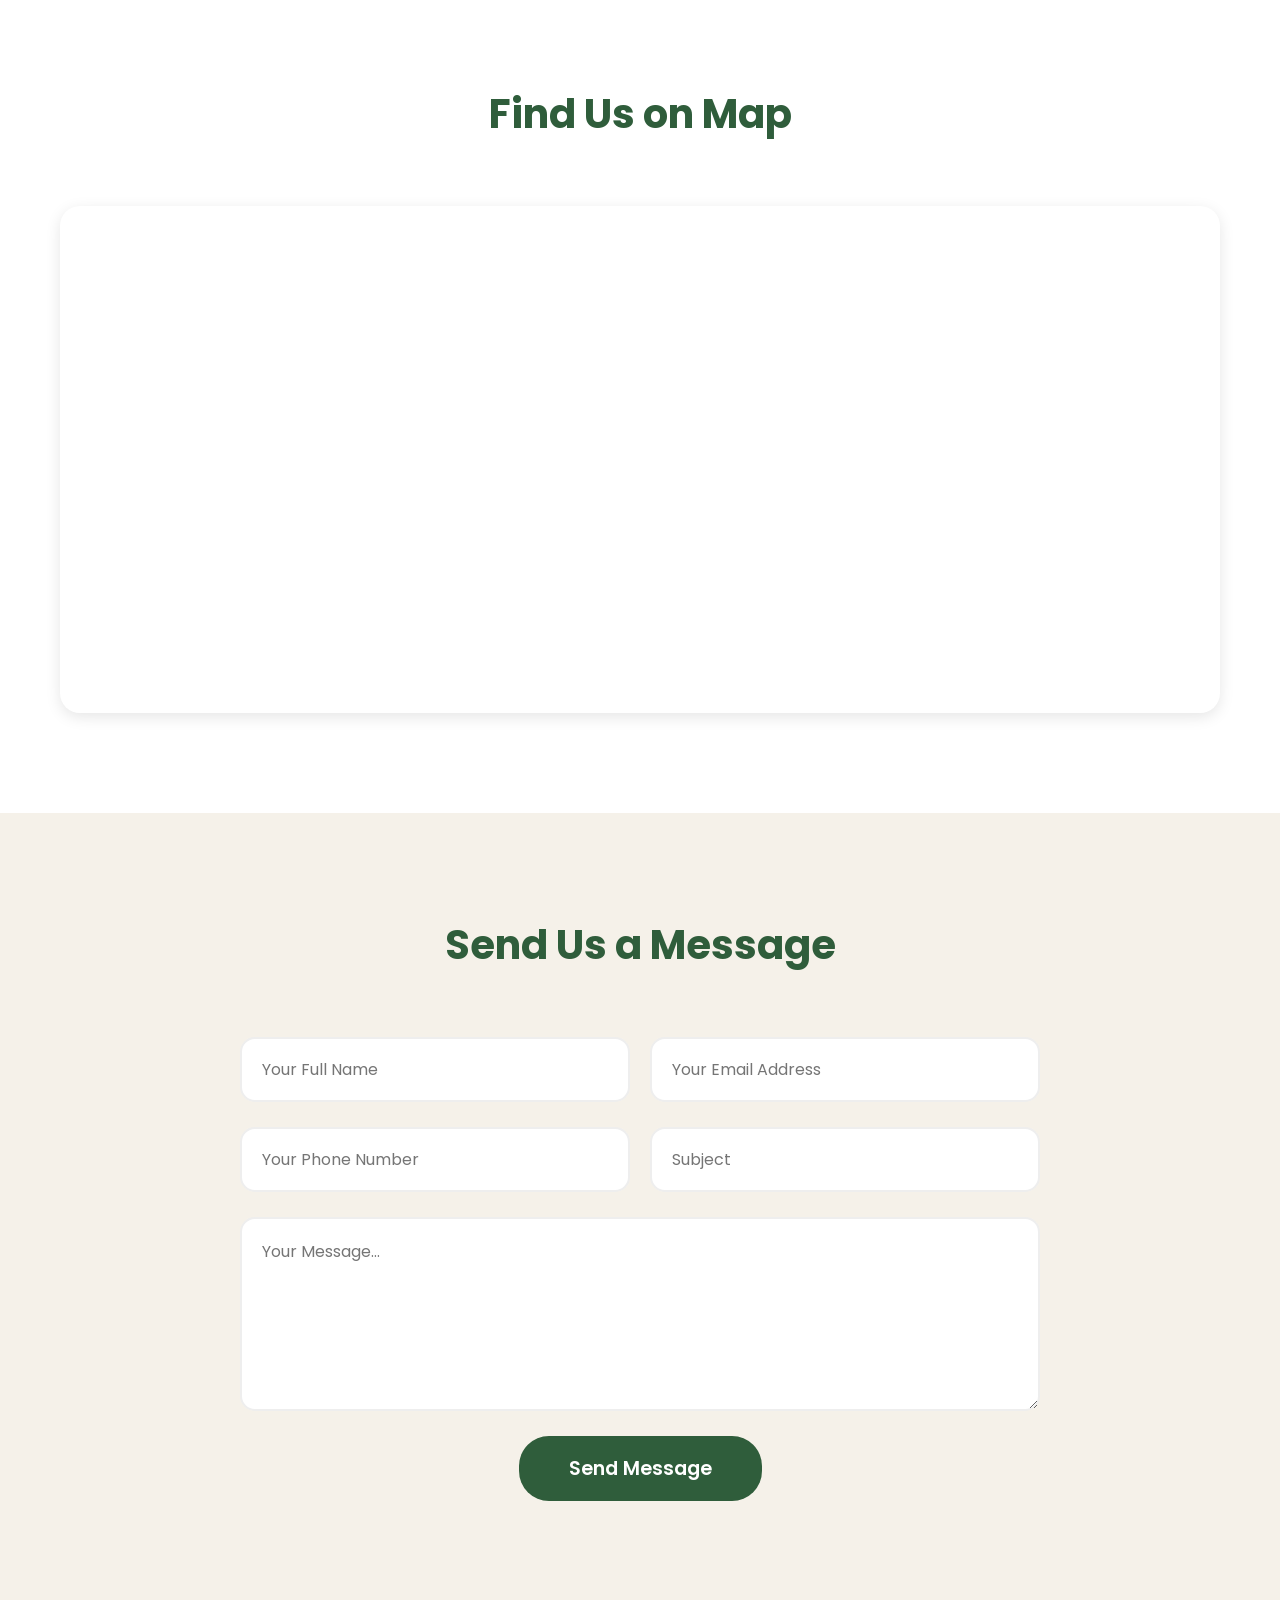
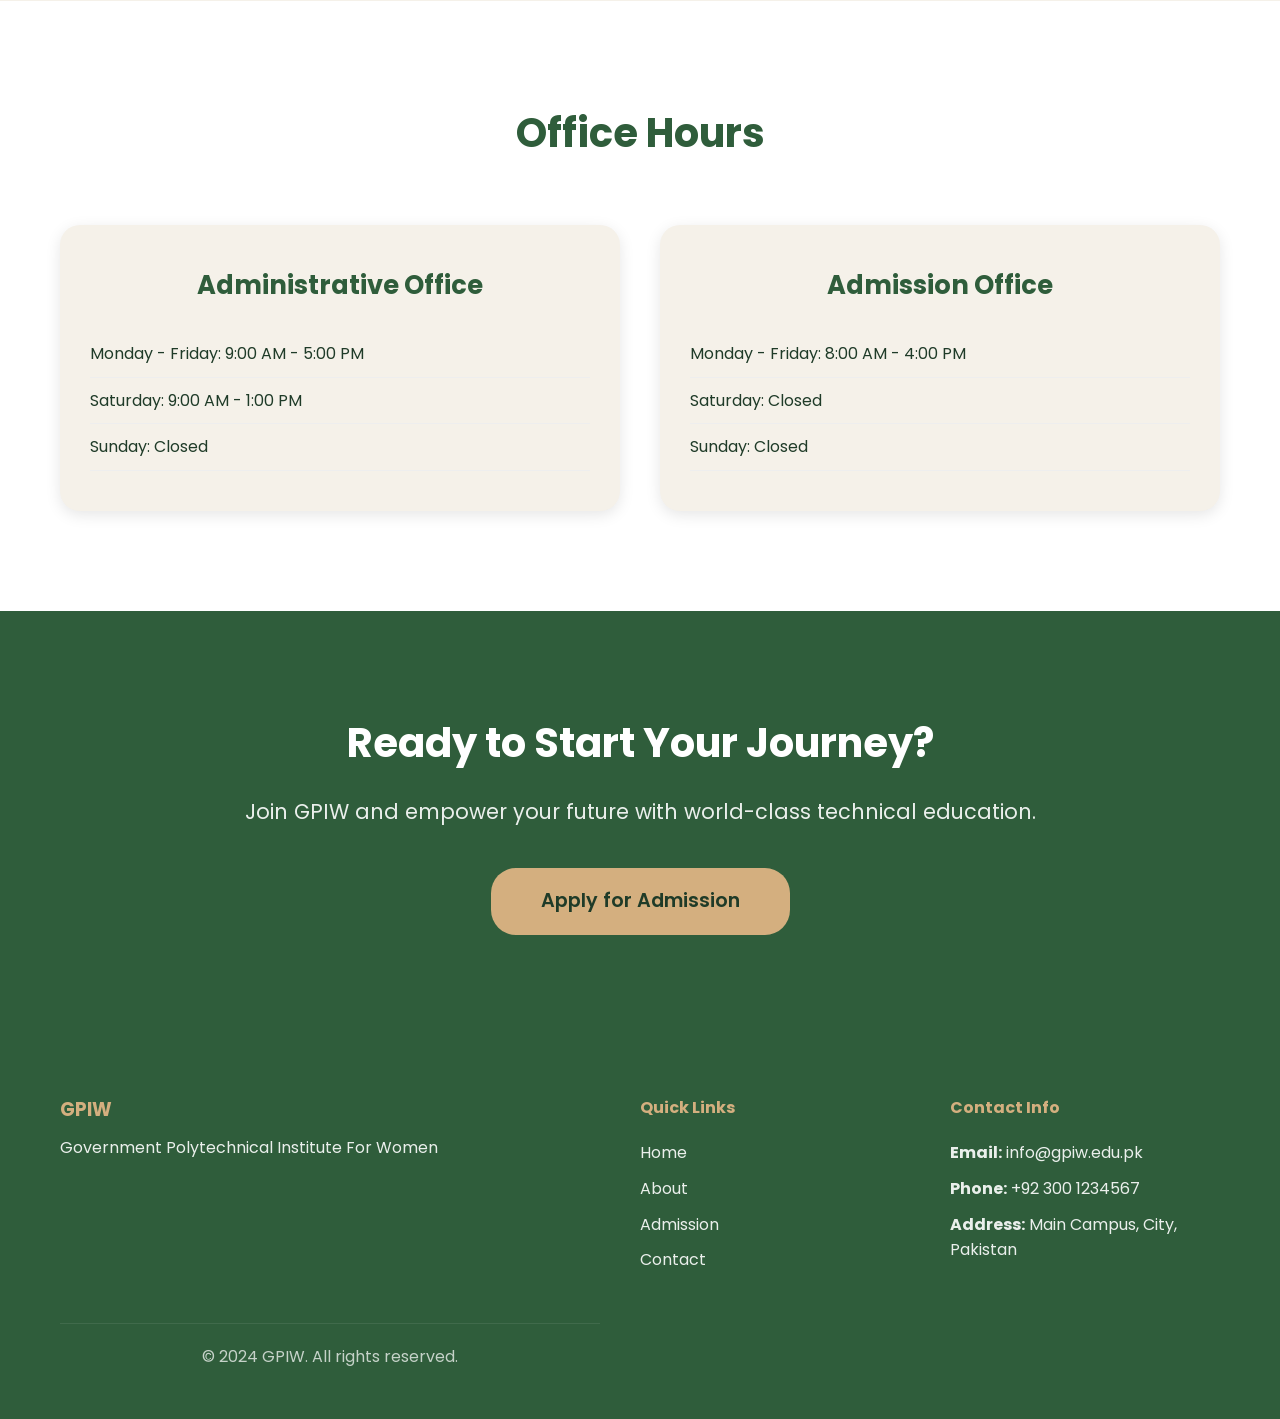
<file: contact.html>
﻿<!DOCTYPE html>
<html lang="en">
<head>
    <meta charset="UTF-8">
    <meta name="viewport" content="width=device-width, initial-scale=1.0">
    <title>Contact GPIW - Government Polytechnical Institute For Women</title>
    <link rel="stylesheet" href="common.css">
    <link rel="stylesheet" href="contact.css">
    <link href="https://fonts.googleapis.com/css2?family=Poppins:wght@300;400;600;700&display=swap" rel="stylesheet">

</head>
<body>
    <!-- 1. FIXED HEADER / TOP BAR (Copied from index.html) -->
    <header class="top-bar">
        <div class="container">
            <div class="top-bar-content">
                <!-- College Logo -->
                <div class="logo">
                    <img src="pics/FreeSample-Vectorizer-io-final.svg" alt="GPIW Logo">
                </div>
                <!-- College Full Name -->
                <div class="college-name">
                    Government Polytechnical Institute For Women
                </div>
                <!-- Sign In Button -->
                <div class="auth-btn">
                    <button class="btn signin">Sign In</button>
                </div>
        </div>
    </header>

    <!-- 2. NAVIGATION BAR (Contact Us active, href updated) -->
    <nav class="navbar">
        <div class="container">
            <ul class="nav-menu">
                <li><a href="index.html" class="nav-link">Home</a></li>
                <li><a href="about.html" class="nav-link">About Us</a></li>
                <li class="dropdown">
                    <a href="#" class="nav-link dropdown-toggle">Admission <span class="dropdown-icon">▼</span></a>
                    <ul class="dropdown-menu">
                        <li><a href="admission.html" class="nav-link">Admission Now</a></li>
                        <li><a href="merit.html" class="nav-link">Merit List</a></li>
                        <li><a href="hostel.html" class="nav-link">Hostel Admission</a></li>
                    </ul>
                </li>
                <li><a href="facilities.html" class="nav-link">Facilities</a></li>
                <li><a href="faculty.html" class="nav-link">Faculty</a></li>
                <li class="dropdown">
                    <a href="#" class="nav-link dropdown-toggle">Student Portal <span class="dropdown-icon">▼</span></a>
                    <ul class="dropdown-menu">
                        <li><a href="marksheet.html" class="nav-link">View Marksheet</a></li>
                    </ul>
                </li>
                <li><a href="contact.html" class="nav-link active">Contact Us</a></li>
            </ul>
            <button class="hamburger" id="hamburgerBtn" aria-label="Toggle menu">
                <span></span>
                <span></span>
                <span></span>
            </button>
        </div>
    </nav>

    <!-- 3. CONTACT HERO SECTION -->
    <section class="contact-hero">
        <div class="hero-overlay"></div>
        <img class="hero-bg" src="pics/pexels-max-fischer-5212345.jpg" alt="Contact GPIW">
        <div class="container">
            <div class="hero-content">
                <h1 class="hero-title">Contact GPIW</h1>
                <p class="hero-slogan">Get in touch with us for admissions, inquiries, or general information</p>
            </div>
    </section>

    <!-- 4. QUICK CONTACT INFO CARDS -->
    <section class="quick-contact">
        <div class="container">
            <h2 class="section-title">Quick Contact</h2>
            <div class="contact-grid">
                <div class="contact-card card">
                    <div class="contact-icon">
                        <img src="pics/principal.png" alt="Address" style="width: 60px; height: 60px;">
                    </div>
                    <h3>Visit Us</h3>
                    <p>Government Polytechnical Institute For Women<br>Main Campus, City, Pakistan</p>
                </div>
                <div class="contact-card card">
                    <div class="contact-icon">
                        <img src="pics/pexels-yankrukov-8199162.jpg" alt="Phone" style="width: 60px; height: 60px;">
                    </div>
                    <h3>Call Us</h3>
                    <p><strong>+92 300 1234567</strong><br>Available 9AM - 5PM</p>
                </div>
                <div class="contact-card card">
                    <div class="contact-icon">
                        <img src="pics/pexels-max-fischer-5212345.jpg" alt="Email" style="width: 60px; height: 60px;">
                    </div>
                    <h3>Email Us</h3>
                    <p><strong>info@gpiw.edu.pk</strong><br>Response within 24 hours</p>
                </div>
        </div>
    </section>

    <!-- 5. GOOGLE MAPS -->
    <section class="map-section">
        <div class="container">
            <h2 class="section-title">Find Us on Map</h2>
            <div class="map-container">
                <iframe 
                    src="https://www.google.com/maps/embed?pb=!1m18!1m12!1m3!1d3322.894246108398!2d74.297099775178!3d31.602959577745!2m3!1f0!2f0!3f0!3m2!1i1024!2i768!4f13.1!3m3!1m2!1s0x0%3A0x0!2zMzDCsMzYnMTIuNyJOIDc0wrE3JzQ3LjMiRQ!5e0!3m2!1sen!2s!4v1690000000000!5m2!1sen!2s" 
                    width="100%" 
                    height="500" 
                    style="border:0; border-radius: 20px;" 
                    allowfullscreen="" 
                    loading="lazy" 
                    referrerpolicy="no-referrer-when-downgrade">
                </iframe>
            </div>
    </section>

    <!-- 6. CONTACT FORM SECTION -->
    <section class="contact-form-section">
        <div class="container">
            <h2 class="section-title">Send Us a Message</h2>
            <form class="main-contact-form" id="contactForm">
                <div class="form-row">
                    <input type="text" name="name" placeholder="Your Full Name" required>
                    <input type="email" name="email" placeholder="Your Email Address" required>
                </div>
                <div class="form-row">
                    <input type="tel" name="phone" placeholder="Your Phone Number">
                    <input type="text" name="subject" placeholder="Subject" required>
                </div>
                <textarea name="message" rows="6" placeholder="Your Message..." required></textarea>
                <button type="submit" class="btn submit-btn">Send Message</button>
            </form>
        </div>
    </section>

    <!-- 7. OFFICE HOURS -->
    <section class="office-hours">
        <div class="container">
            <h2 class="section-title">Office Hours</h2>
            <div class="hours-grid">
                <div class="hours-card card">
                    <h3>Administrative Office</h3>
                    <ul>
                        <li>Monday - Friday: 9:00 AM - 5:00 PM</li>
                        <li>Saturday: 9:00 AM - 1:00 PM</li>
                        <li>Sunday: Closed</li>
                    </ul>
                </div>
                <div class="hours-card card">
                    <h3>Admission Office</h3>
                    <ul>
                        <li>Monday - Friday: 8:00 AM - 4:00 PM</li>
                        <li>Saturday: Closed</li>
                        <li>Sunday: Closed</li>
                    </ul>
                </div>
        </div>
    </section>

    <!-- 8. CTA SECTION -->
    <section class="cta">
        <div class="container">
            <h2 class="cta-title">Ready to Start Your Journey?</h2>
            <p>Join GPIW and empower your future with world-class technical education.</p>
            <a class="btn cta-btn" href="admission.html">Apply for Admission</a>
        </div>
    </section>

    <!-- 9. FOOTER (Copied from about.html) -->
    <footer class="footer">
        <div class="container">
            <div class="footer-content">
                <div class="footer-brand">
                    <h3>GPIW</h3>
                    <p>Government Polytechnical Institute For Women</p>
                </div>
                <div class="footer-links">
                    <h4>Quick Links</h4>
                    <ul>
                        <li><a href="index.html">Home</a></li>
                        <li><a href="about.html">About</a></li>
                        <li><a href="admission.html">Admission</a></li>
                        <li><a href="contact.html">Contact</a></li>
                    </ul>
                </div>
                <div class="footer-contact">
                    <h4>Contact Info</h4>
                    <p><strong>Email:</strong> info@gpiw.edu.pk</p>
                    <p><strong>Phone:</strong> +92 300 1234567</p>
                    <p><strong>Address:</strong> Main Campus, City, Pakistan</p>
                </div>
            <div class="footer-bottom">
                <p>&copy; 2024 GPIW. All rights reserved.</p>
            </div>
    </footer>

    <!-- Side Panel -->
    <div class="side-panel" id="sidePanel">
        <div class="side-panel-header">
            <h3>Menu</h3>
            <button class="side-panel-close" id="sidePanelClose">&times;</button>
        </div>
        <ul class="side-panel-menu">
            <li><a href="index.html" class="nav-link">Home</a></li>
            <li><a href="about.html" class="nav-link">About Us</a></li>
            <li><a href="admission.html" class="nav-link">Admission Now</a></li>
            <li><a href="merit.html" class="nav-link">Merit List</a></li>
            <li><a href="hostel.html" class="nav-link">Hostel Admission</a></li>
            <li><a href="facilities.html" class="nav-link">Facilities</a></li>
            <li><a href="faculty.html" class="nav-link">Faculty</a></li>
            <li><a href="marksheet.html" class="nav-link">View Marksheet</a></li>
            <li><a href="contact.html" class="nav-link active">Contact Us</a></li>
        </ul>
    </div>
    <div class="side-panel-overlay" id="sidePanelOverlay"></div>

    <!-- Scroll to Top -->
    <button class="scroll-top-btn" id="scrollTopBtn" title="Go to top">&#8593;</button>

    <script>
        // Simple form handling (prevents default submit, shows alert)
        document.getElementById('contactForm').addEventListener('submit', function(e) {
            e.preventDefault();
            alert('Thank you for your message! We will get back to you within 24 hours.');
            this.reset();
        });
    </script>
    <script src="auth.js"></script>
</body>
</html>
</file>
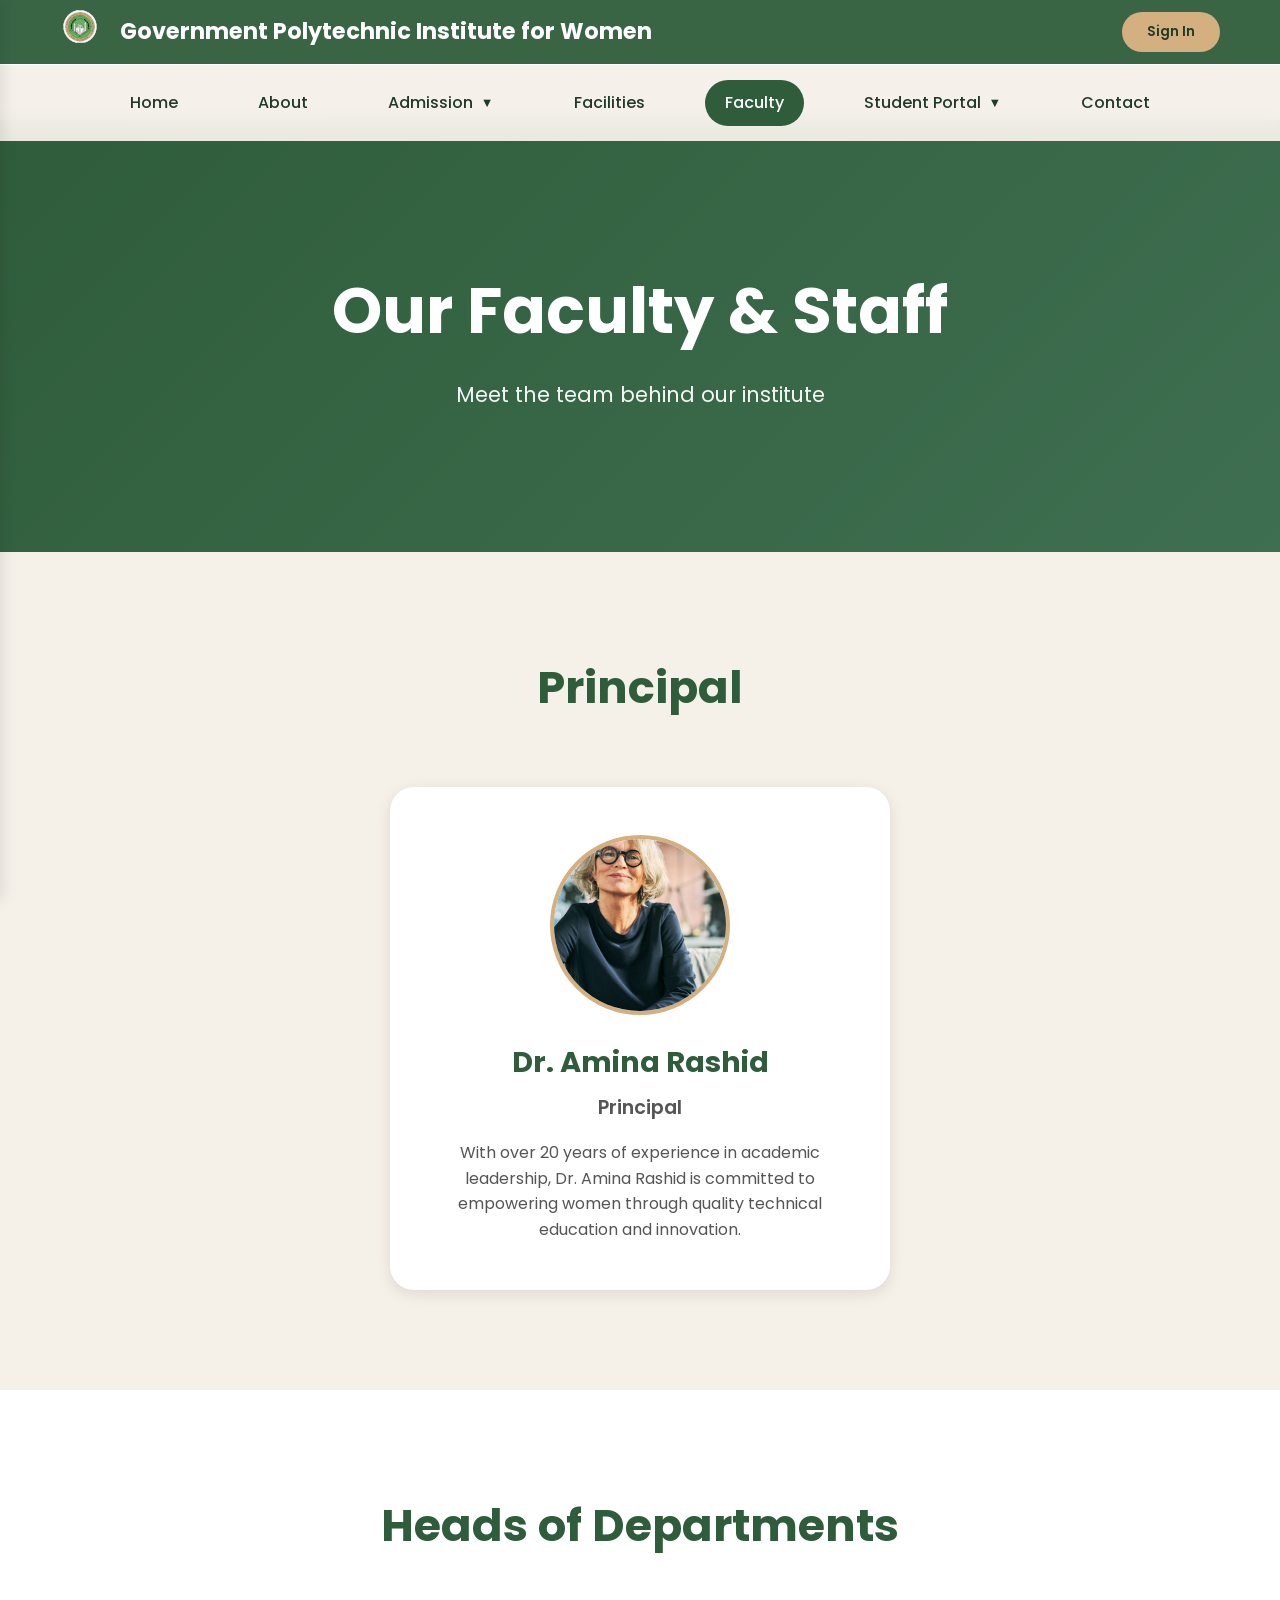
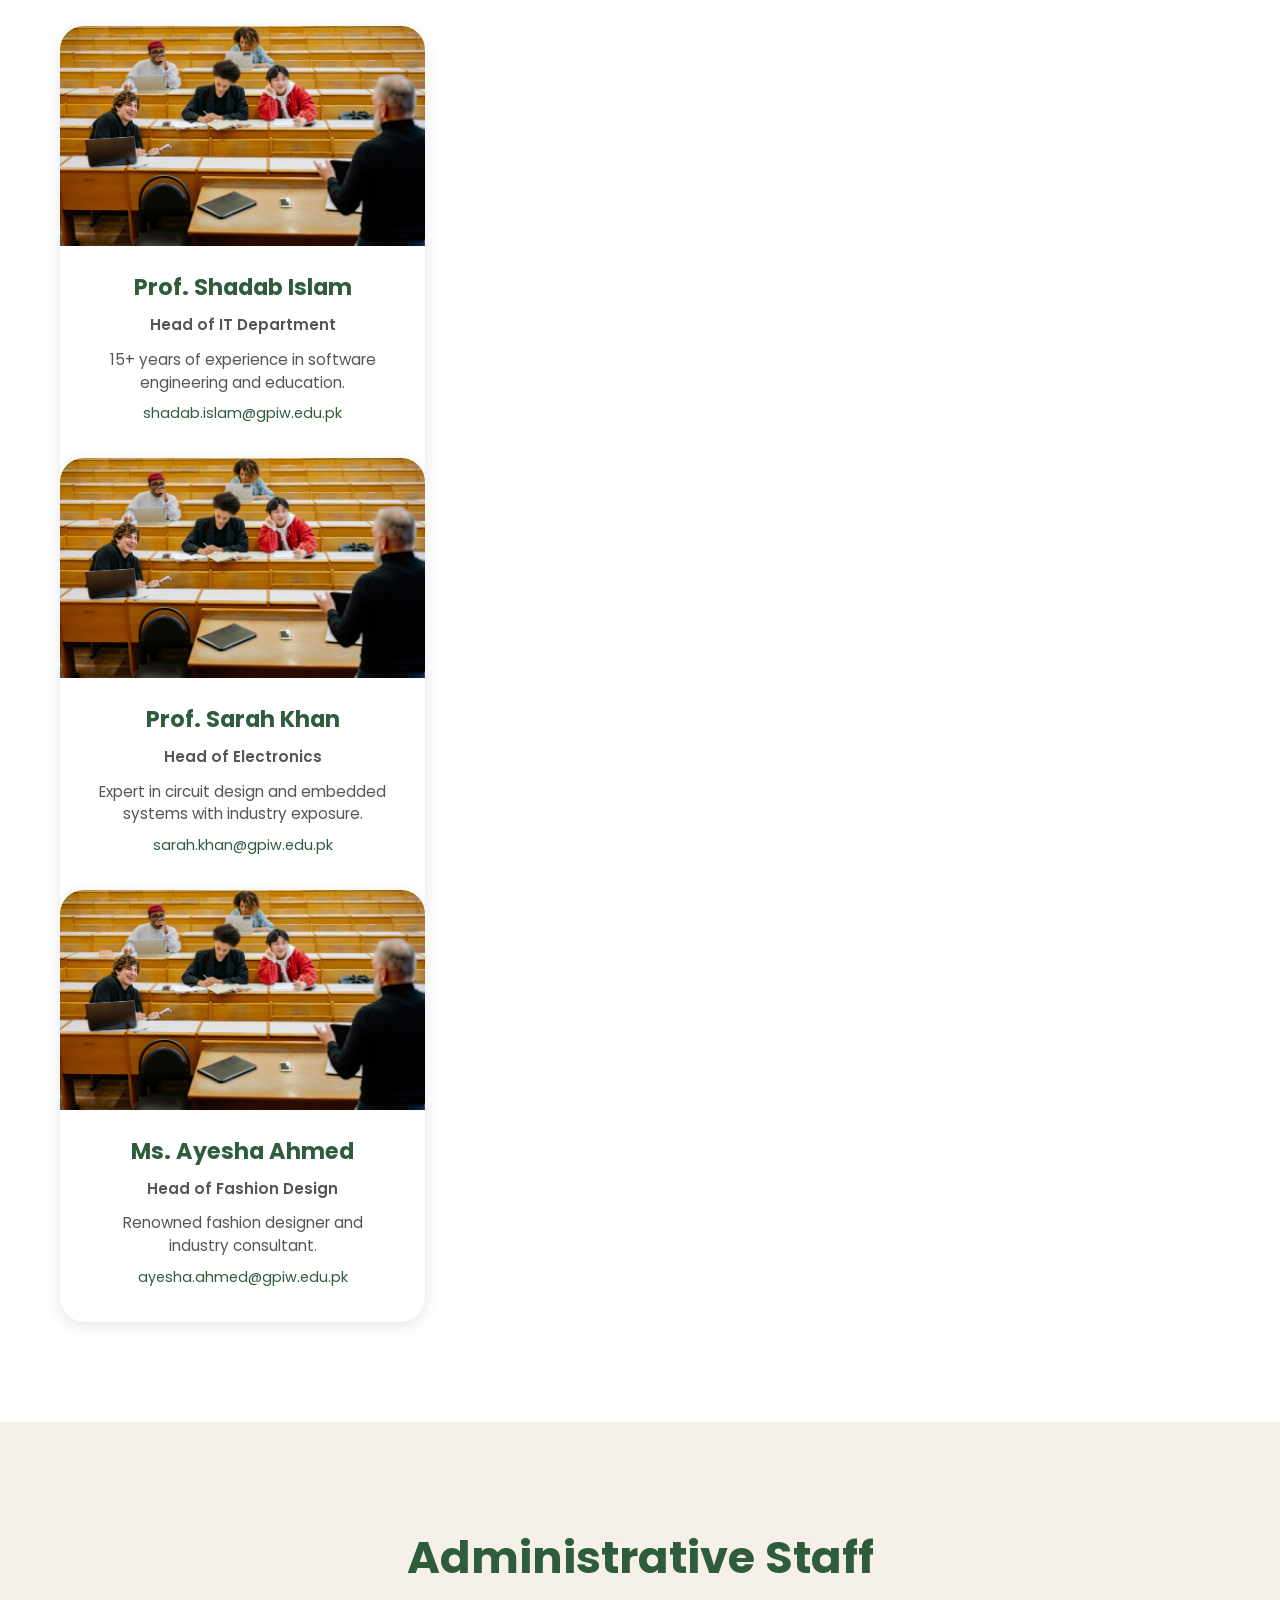
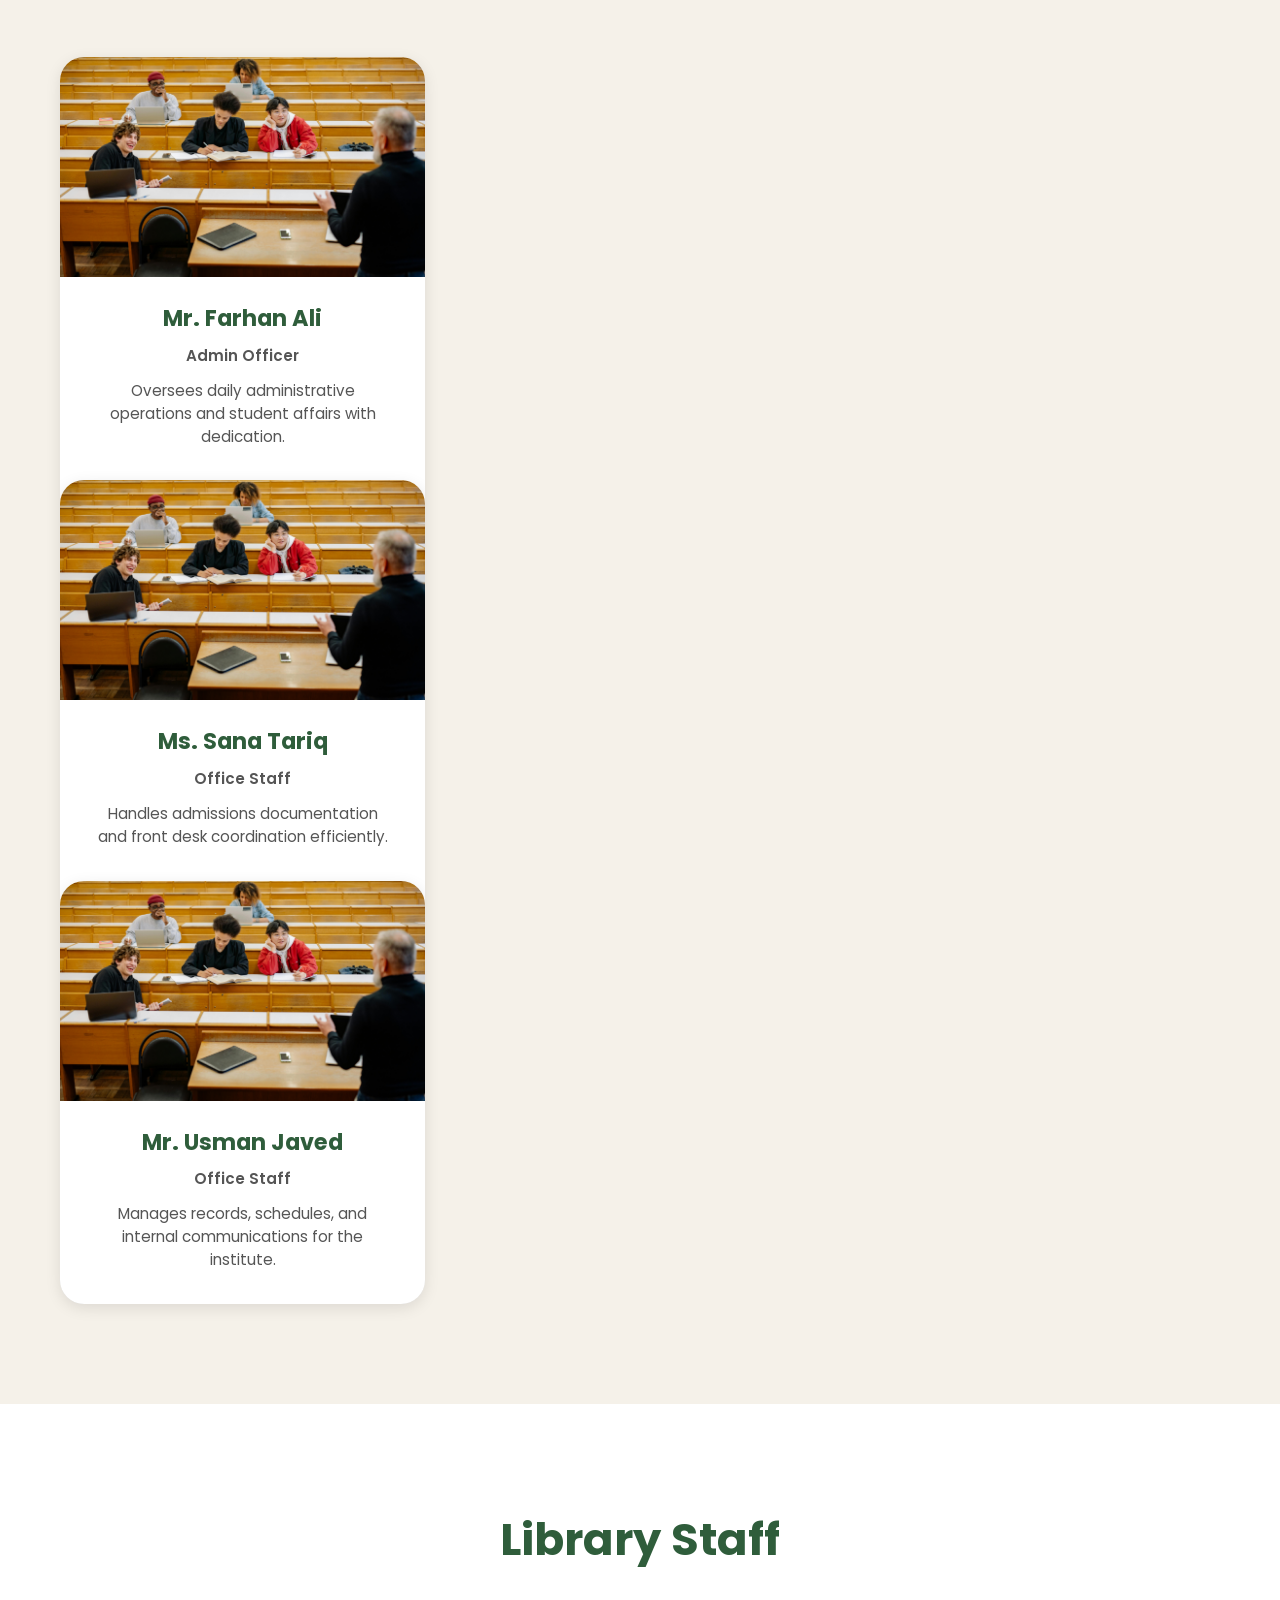
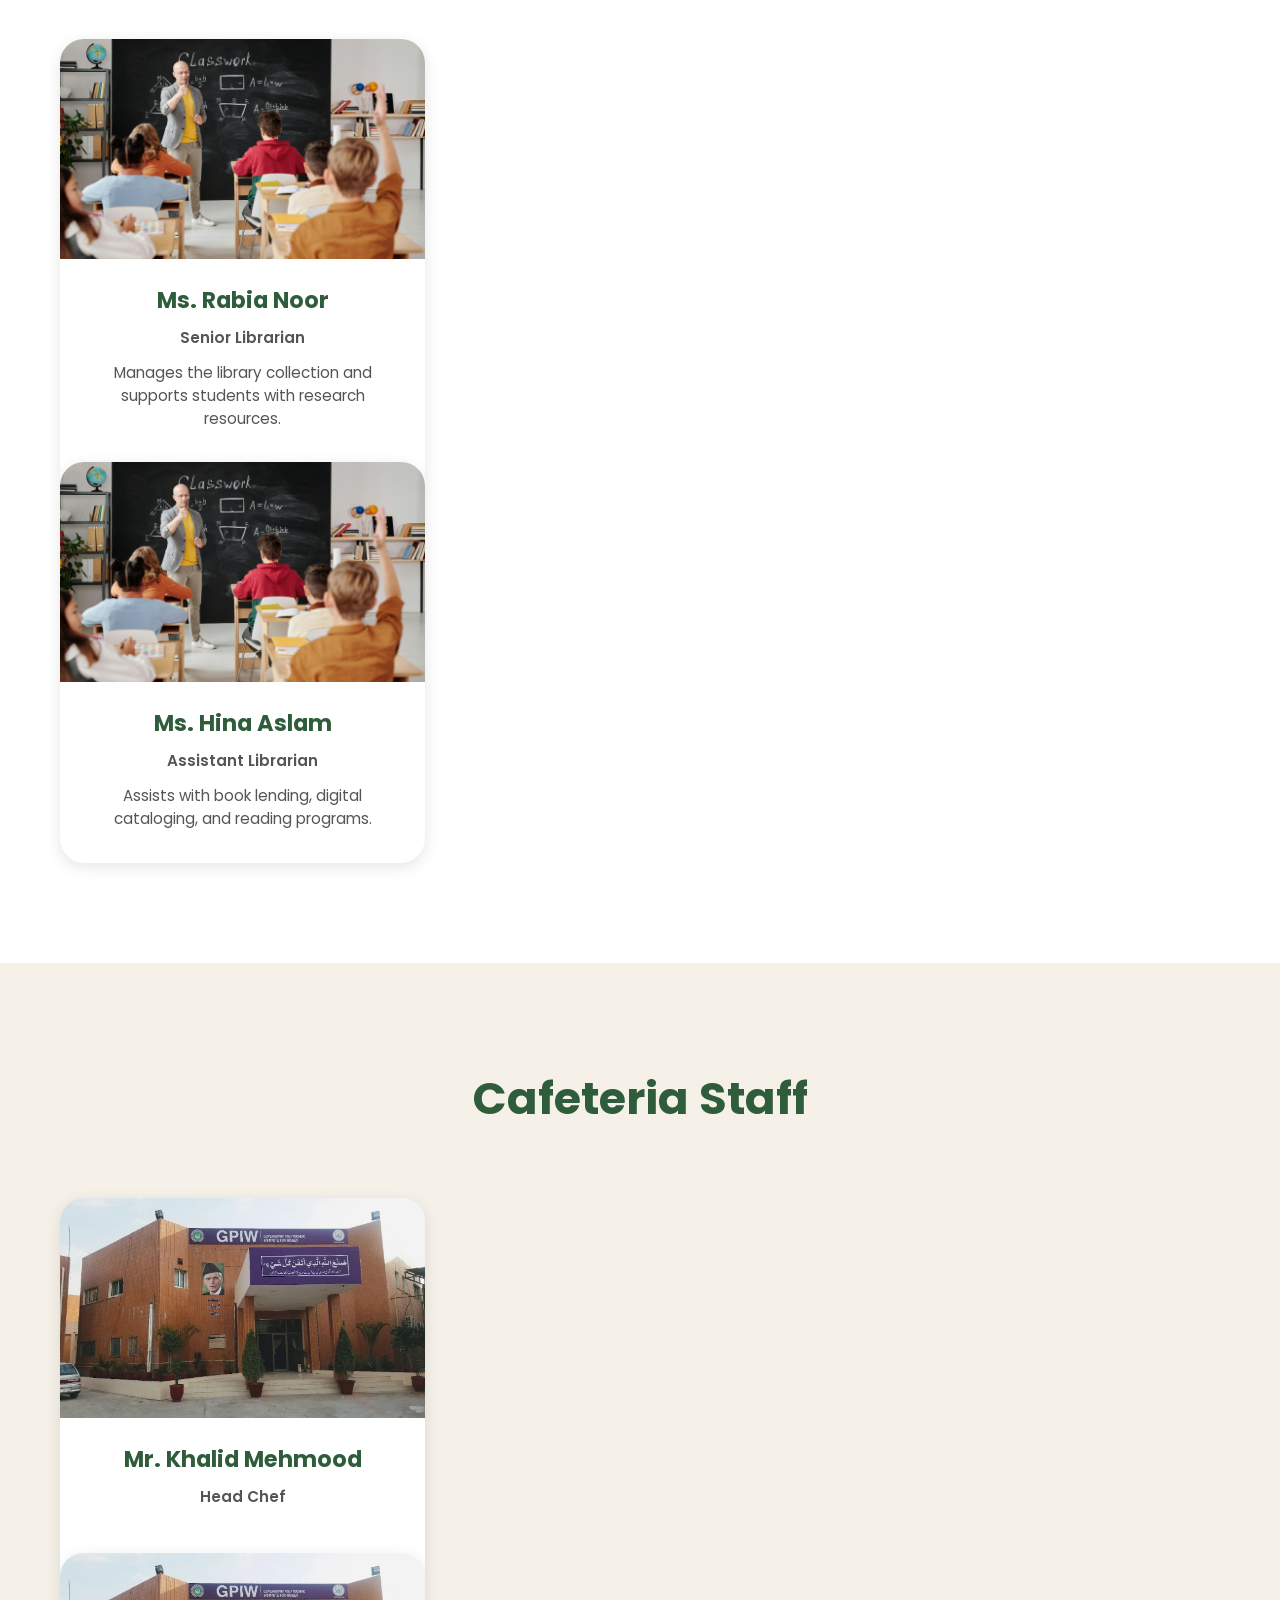
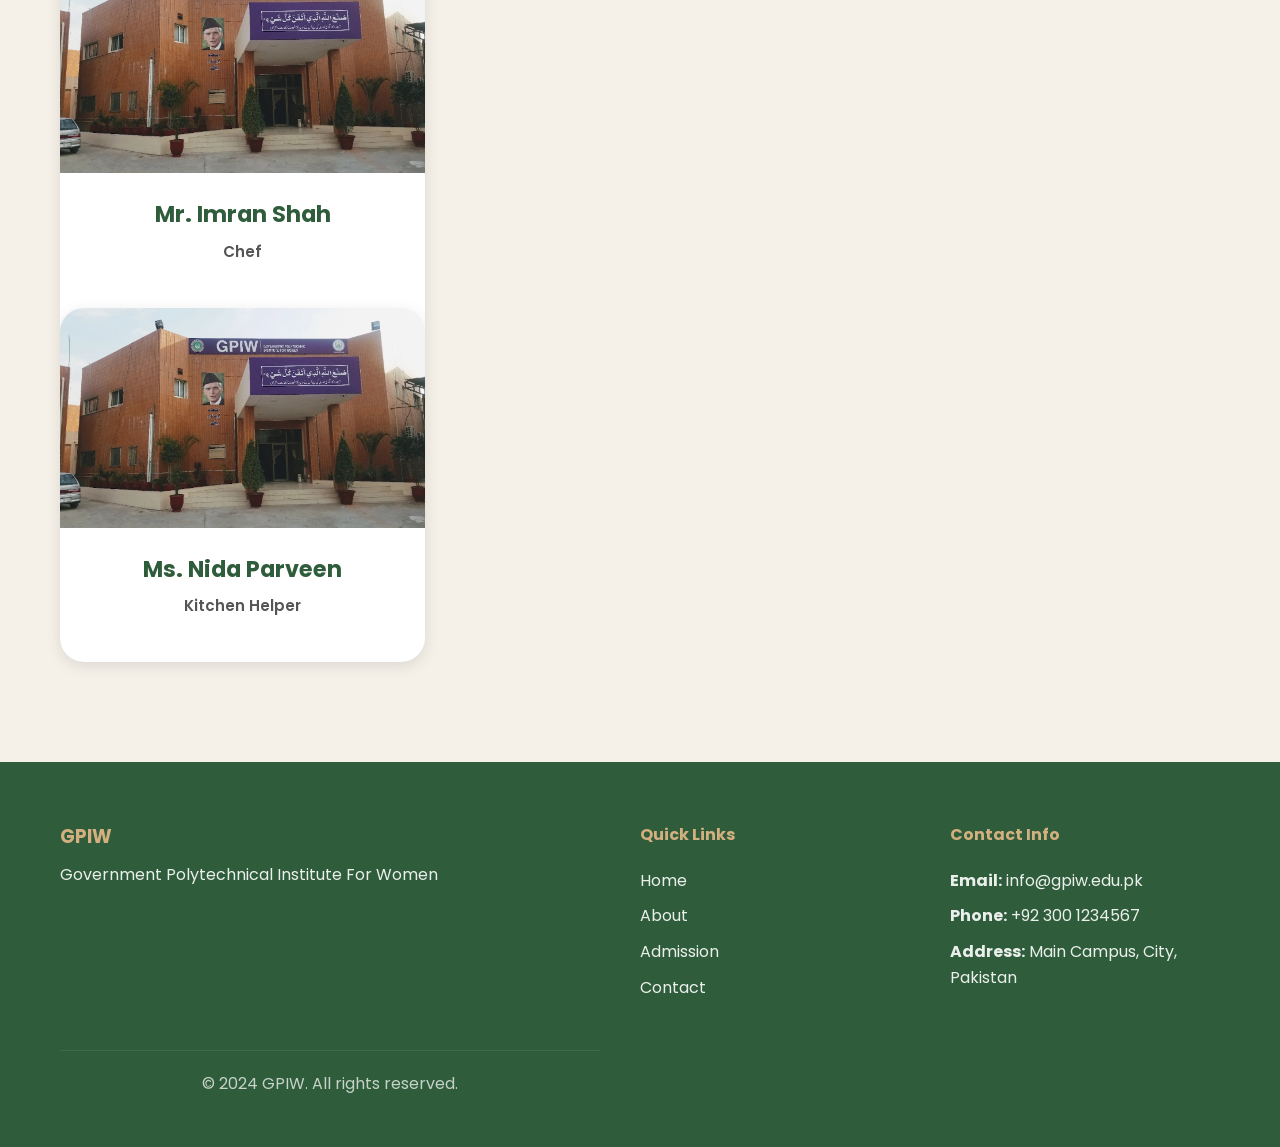
<file: faculty.html>
﻿<!DOCTYPE html>
<html lang="en">
<head>
    <meta charset="UTF-8">
    <meta name="viewport" content="width=device-width, initial-scale=1.0">
    <title>Faculty - Government Polytechnic Institute for Women</title>
    <link rel="stylesheet" href="common.css">
    <link rel="stylesheet" href="faculty.css">
    <link href="https://fonts.googleapis.com/css2?family=Poppins:wght@300;400;600;700&display=swap" rel="stylesheet">
</head>
<body>
    <!-- Header -->
    <header class="top-bar">
        <div class="container">
            <div class="top-bar-content">
                <div class="logo">
                    <img src="pics/FreeSample-Vectorizer-io-final.svg" alt="GPIW Logo">
                </div>
                <div class="college-name">Government Polytechnic Institute for Women</div>
                <div class="auth-btn">
                    <button class="btn">Sign In</button>
                </div>
        </div>
    </header>

    <!-- Navigation -->
    <nav class="navbar">
        <div class="container">
            <ul class="nav-menu">
                <li><a href="index.html" class="nav-link">Home</a></li>
                <li><a href="about.html" class="nav-link">About</a></li>
                <li class="dropdown">
                    <a href="admission.html" class="nav-link dropdown-toggle">Admission <span class="dropdown-icon">▼</span></a>
                    <ul class="dropdown-menu">
                        <li><a href="admission.html" class="nav-link">Admission Now</a></li>
                        <li><a href="merit.html" class="nav-link">Merit List</a></li>
                        <li><a href="hostel.html" class="nav-link">Hostel Admission</a></li>
                    </ul>
                </li>
                <li><a href="facilities.html" class="nav-link">Facilities</a></li>
                <li><a href="faculty.html" class="nav-link active">Faculty</a></li>
                <li class="dropdown">
                    <a href="#" class="nav-link dropdown-toggle">Student Portal <span class="dropdown-icon">▼</span></a>
                    <ul class="dropdown-menu">
                        <li><a href="marksheet.html" class="nav-link">View Marksheet</a></li>
                    </ul>
                </li>
                <li><a href="contact.html" class="nav-link">Contact</a></li>
            </ul>
            <button class="hamburger" id="hamburgerBtn" aria-label="Toggle menu">
                <span></span>
                <span></span>
                <span></span>
            </button>
        </div>
    </nav>

    <!-- Hero Section -->
    <section class="hero">
        <div class="container">
            <h1 class="hero-title">Our Faculty & Staff</h1>
            <p class="hero-subtitle">Meet the team behind our institute</p>
        </div>
    </section>

    <!-- Principal Section -->
    <section class="principal-section">
        <div class="container">
            <h2 class="section-title">Principal</h2>
            <div class="principal-card">
                <div class="principal-image">
                    <img src="pics/principal.png" alt="Principal">
                </div>
                <h3>Dr. Amina Rashid</h3>
                <p class="staff-role">Principal</p>
                <p>With over 20 years of experience in academic leadership, Dr. Amina Rashid is committed to empowering women through quality technical education and innovation.</p>
            </div>
    </section>

    <!-- HOD Section -->
    <section class="staff-section">
        <div class="container">
            <h2 class="section-title">Heads of Departments</h2>
            <div class="staff-grid">
                <div class="staff-card">
                    <div class="staff-image">
                        <img src="pics/pexels-yankrukov-8199162.jpg" alt="HOD IT">
                    </div>
                    <div class="staff-content">
                        <h3>Prof. Shadab Islam</h3>
                        <p class="staff-role">Head of IT Department</p>
                        <p>15+ years of experience in software engineering and education.</p>
                        <span class="staff-email">shadab.islam@gpiw.edu.pk</span>
                    </div>
                <div class="staff-card">
                    <div class="staff-image">
                        <img src="pics/pexels-yankrukov-8199162.jpg" alt="HOD Electronics">
                    </div>
                    <div class="staff-content">
                        <h3>Prof. Sarah Khan</h3>
                        <p class="staff-role">Head of Electronics</p>
                        <p>Expert in circuit design and embedded systems with industry exposure.</p>
                        <span class="staff-email">sarah.khan@gpiw.edu.pk</span>
                    </div>
                <div class="staff-card">
                    <div class="staff-image">
                        <img src="pics/pexels-yankrukov-8199162.jpg" alt="HOD Fashion Design">
                    </div>
                    <div class="staff-content">
                        <h3>Ms. Ayesha Ahmed</h3>
                        <p class="staff-role">Head of Fashion Design</p>
                        <p>Renowned fashion designer and industry consultant.</p>
                        <span class="staff-email">ayesha.ahmed@gpiw.edu.pk</span>
                    </div>
            </div>
    </section>

    <!-- Administrative Staff Section -->
    <section class="staff-section alternate-bg">
        <div class="container">
            <h2 class="section-title">Administrative Staff</h2>
            <div class="staff-grid">
                <div class="staff-card">
                    <div class="staff-image">
                        <img src="pics/pexels-yankrukov-8199162.jpg" alt="Admin Officer">
                    </div>
                    <div class="staff-content">
                        <h3>Mr. Farhan Ali</h3>
                        <p class="staff-role">Admin Officer</p>
                        <p>Oversees daily administrative operations and student affairs with dedication.</p>
                    </div>
                <div class="staff-card">
                    <div class="staff-image">
                        <img src="pics/pexels-yankrukov-8199162.jpg" alt="Office Staff">
                    </div>
                    <div class="staff-content">
                        <h3>Ms. Sana Tariq</h3>
                        <p class="staff-role">Office Staff</p>
                        <p>Handles admissions documentation and front desk coordination efficiently.</p>
                    </div>
                <div class="staff-card">
                    <div class="staff-image">
                        <img src="pics/pexels-yankrukov-8199162.jpg" alt="Office Staff">
                    </div>
                    <div class="staff-content">
                        <h3>Mr. Usman Javed</h3>
                        <p class="staff-role">Office Staff</p>
                        <p>Manages records, schedules, and internal communications for the institute.</p>
                    </div>
            </div>
    </section>

    <!-- Library Section -->
    <section class="staff-section">
        <div class="container">
            <h2 class="section-title">Library Staff</h2>
            <div class="staff-grid">
                <div class="staff-card">
                    <div class="staff-image">
                        <img src="pics/pexels-max-fischer-5212345.jpg" alt="Senior Librarian">
                    </div>
                    <div class="staff-content">
                        <h3>Ms. Rabia Noor</h3>
                        <p class="staff-role">Senior Librarian</p>
                        <p>Manages the library collection and supports students with research resources.</p>
                    </div>
                <div class="staff-card">
                    <div class="staff-image">
                        <img src="pics/pexels-max-fischer-5212345.jpg" alt="Assistant Librarian">
                    </div>
                    <div class="staff-content">
                        <h3>Ms. Hina Aslam</h3>
                        <p class="staff-role">Assistant Librarian</p>
                        <p>Assists with book lending, digital cataloging, and reading programs.</p>
                    </div>
            </div>
    </section>

    <!-- Cafeteria Section -->
    <section class="staff-section alternate-bg">
        <div class="container">
            <h2 class="section-title">Cafeteria Staff</h2>
            <div class="staff-grid">
                <div class="staff-card">
                    <div class="staff-image">
                        <img src="pics/2022-02-13.webp" alt="Head Chef">
                    </div>
                    <div class="staff-content">
                        <h3>Mr. Khalid Mehmood</h3>
                        <p class="staff-role">Head Chef</p>
                    </div>
                <div class="staff-card">
                    <div class="staff-image">
                        <img src="pics/2022-02-13.webp" alt="Chef">
                    </div>
                    <div class="staff-content">
                        <h3>Mr. Imran Shah</h3>
                        <p class="staff-role">Chef</p>
                    </div>
                <div class="staff-card">
                    <div class="staff-image">
                        <img src="pics/2022-02-13.webp" alt="Kitchen Helper">
                    </div>
                    <div class="staff-content">
                        <h3>Ms. Nida Parveen</h3>
                        <p class="staff-role">Kitchen Helper</p>
                    </div>
            </div>
    </section>

    <!-- Footer -->
    <footer class="footer">
        <div class="container">
            <div class="footer-content">
                <div class="footer-brand">
                    <h3>GPIW</h3>
                    <p>Government Polytechnical Institute For Women</p>
                </div>
                <div class="footer-links">
                    <h4>Quick Links</h4>
                    <ul>
                        <li><a href="index.html">Home</a></li>
                        <li><a href="about.html">About</a></li>
                        <li><a href="admission.html">Admission</a></li>
                        <li><a href="contact.html">Contact</a></li>
                    </ul>
                </div>
                <div class="footer-contact">
                    <h4>Contact Info</h4>
                    <p><strong>Email:</strong> info@gpiw.edu.pk</p>
                    <p><strong>Phone:</strong> +92 300 1234567</p>
                    <p><strong>Address:</strong> Main Campus, City, Pakistan</p>
                </div>
            <div class="footer-bottom">
                <p>&copy; 2024 GPIW. All rights reserved.</p>
            </div>
    </footer>

    <!-- Side Panel -->
    <div class="side-panel" id="sidePanel">
        <div class="side-panel-header">
            <h3>Menu</h3>
            <button class="side-panel-close" id="sidePanelClose">&times;</button>
        </div>
        <ul class="side-panel-menu">
            <li><a href="index.html" class="nav-link">Home</a></li>
            <li><a href="about.html" class="nav-link">About Us</a></li>
            <li><a href="admission.html" class="nav-link">Admission Now</a></li>
            <li><a href="merit.html" class="nav-link">Merit List</a></li>
            <li><a href="hostel.html" class="nav-link">Hostel Admission</a></li>
            <li><a href="facilities.html" class="nav-link">Facilities</a></li>
            <li><a href="faculty.html" class="nav-link active">Faculty</a></li>
            <li><a href="marksheet.html" class="nav-link">View Marksheet</a></li>
            <li><a href="contact.html" class="nav-link">Contact Us</a></li>
        </ul>
    </div>
    <div class="side-panel-overlay" id="sidePanelOverlay"></div>

    <!-- Scroll to Top -->
    <button class="scroll-top-btn" id="scrollTopBtn" title="Go to top">&#8593;</button>

    <script src="auth.js"></script>
</body>
</html>
</file>
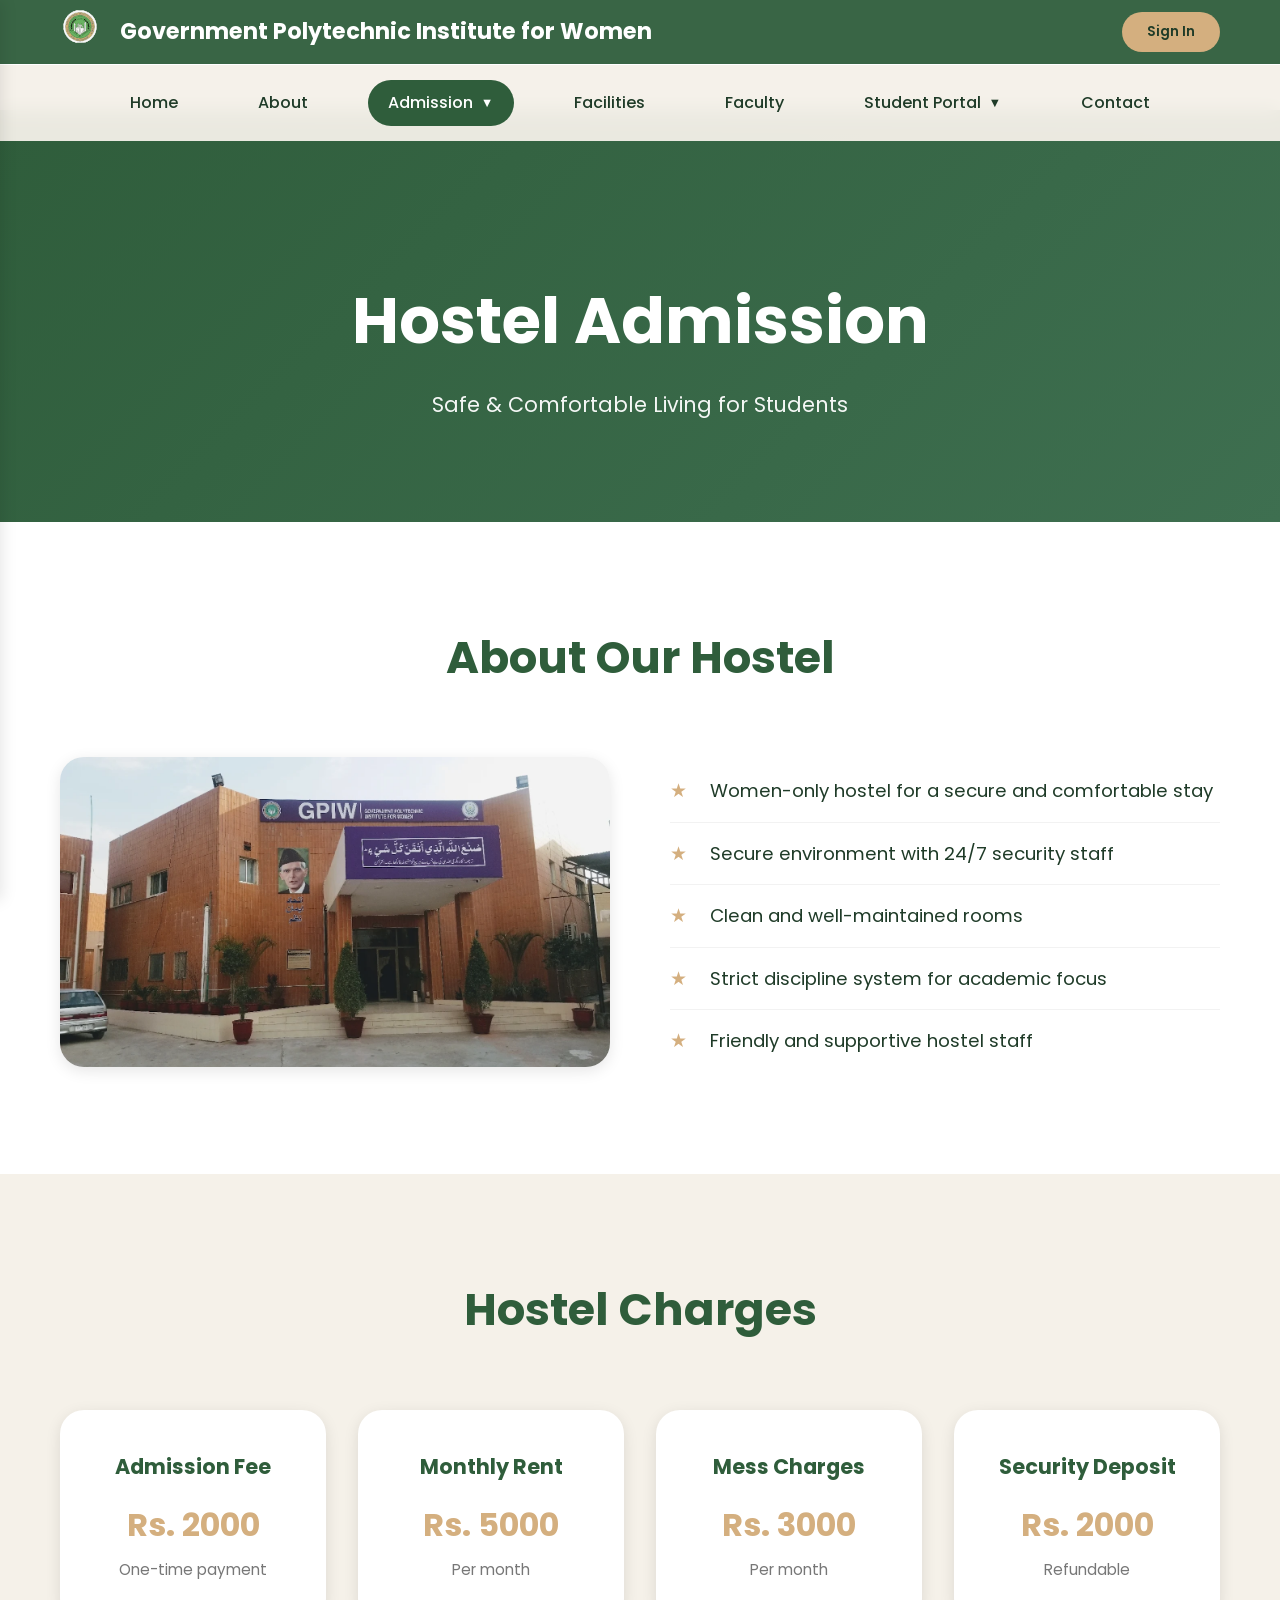
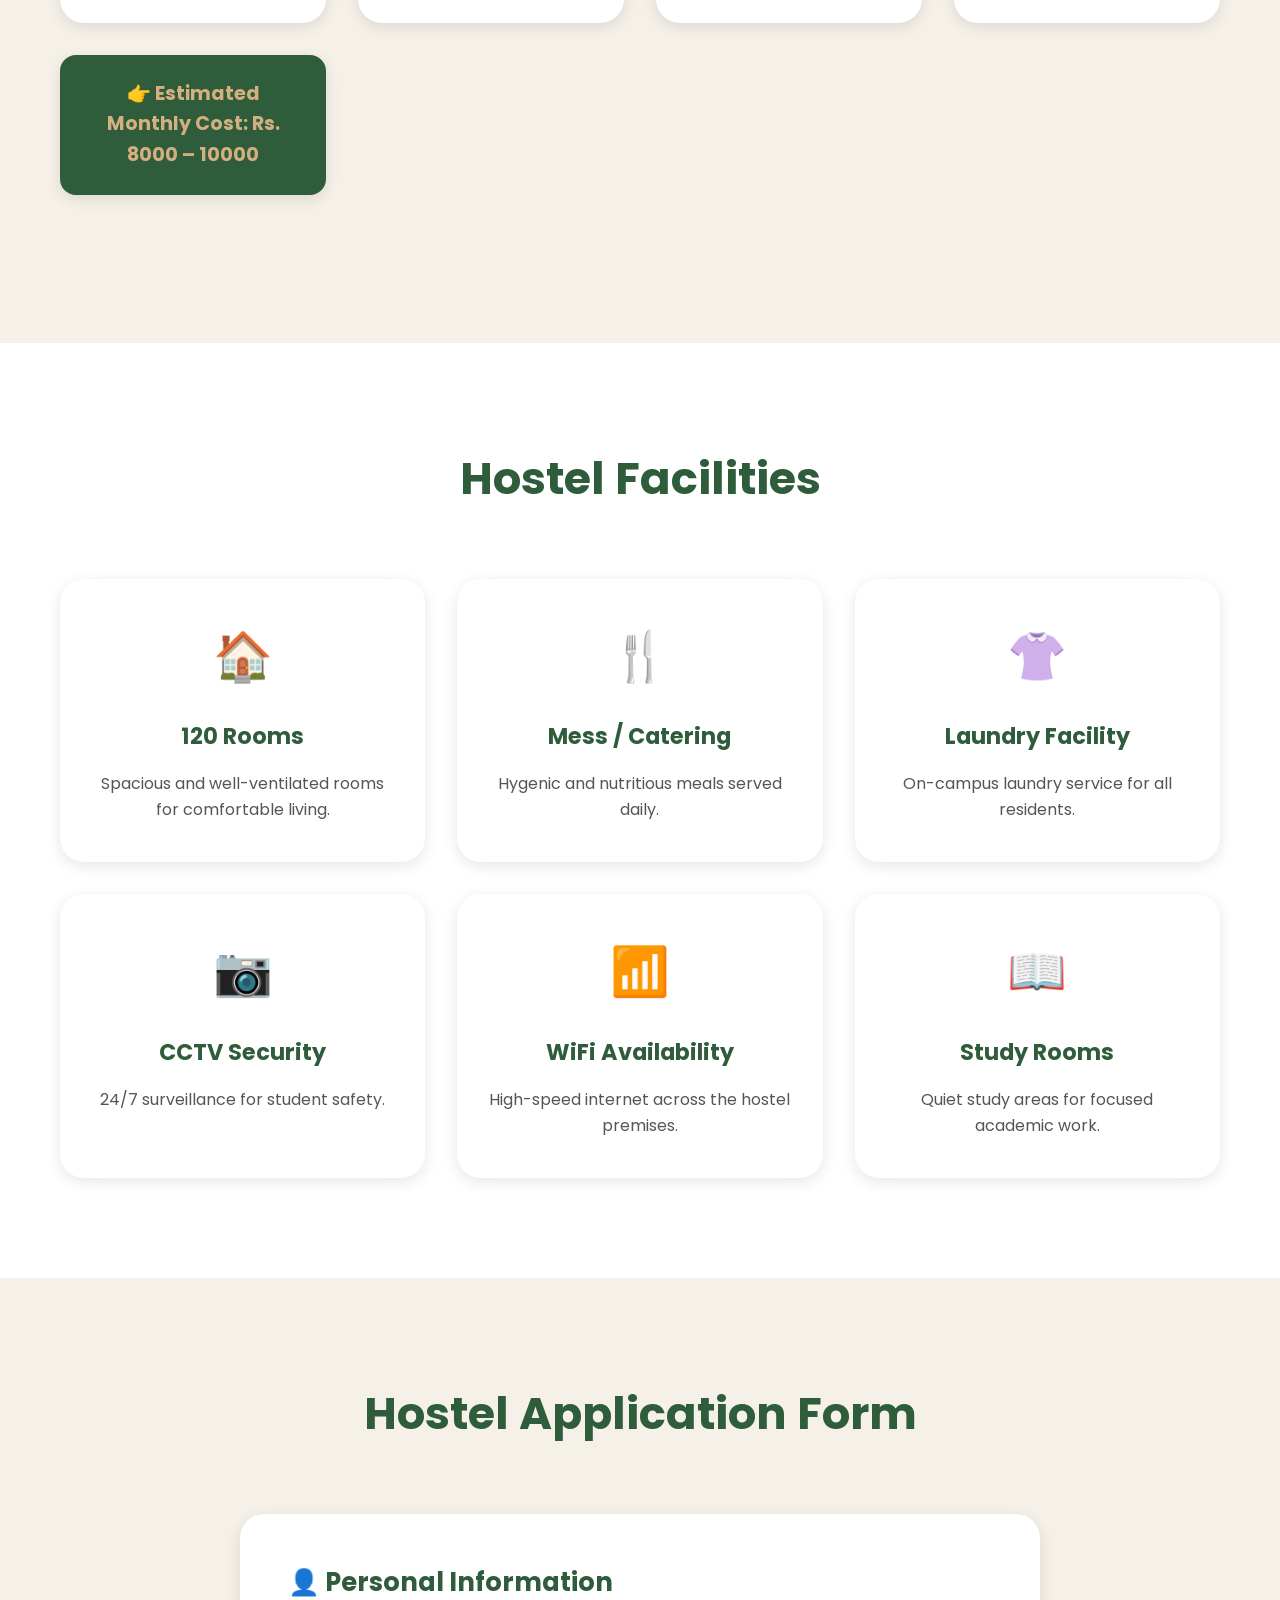
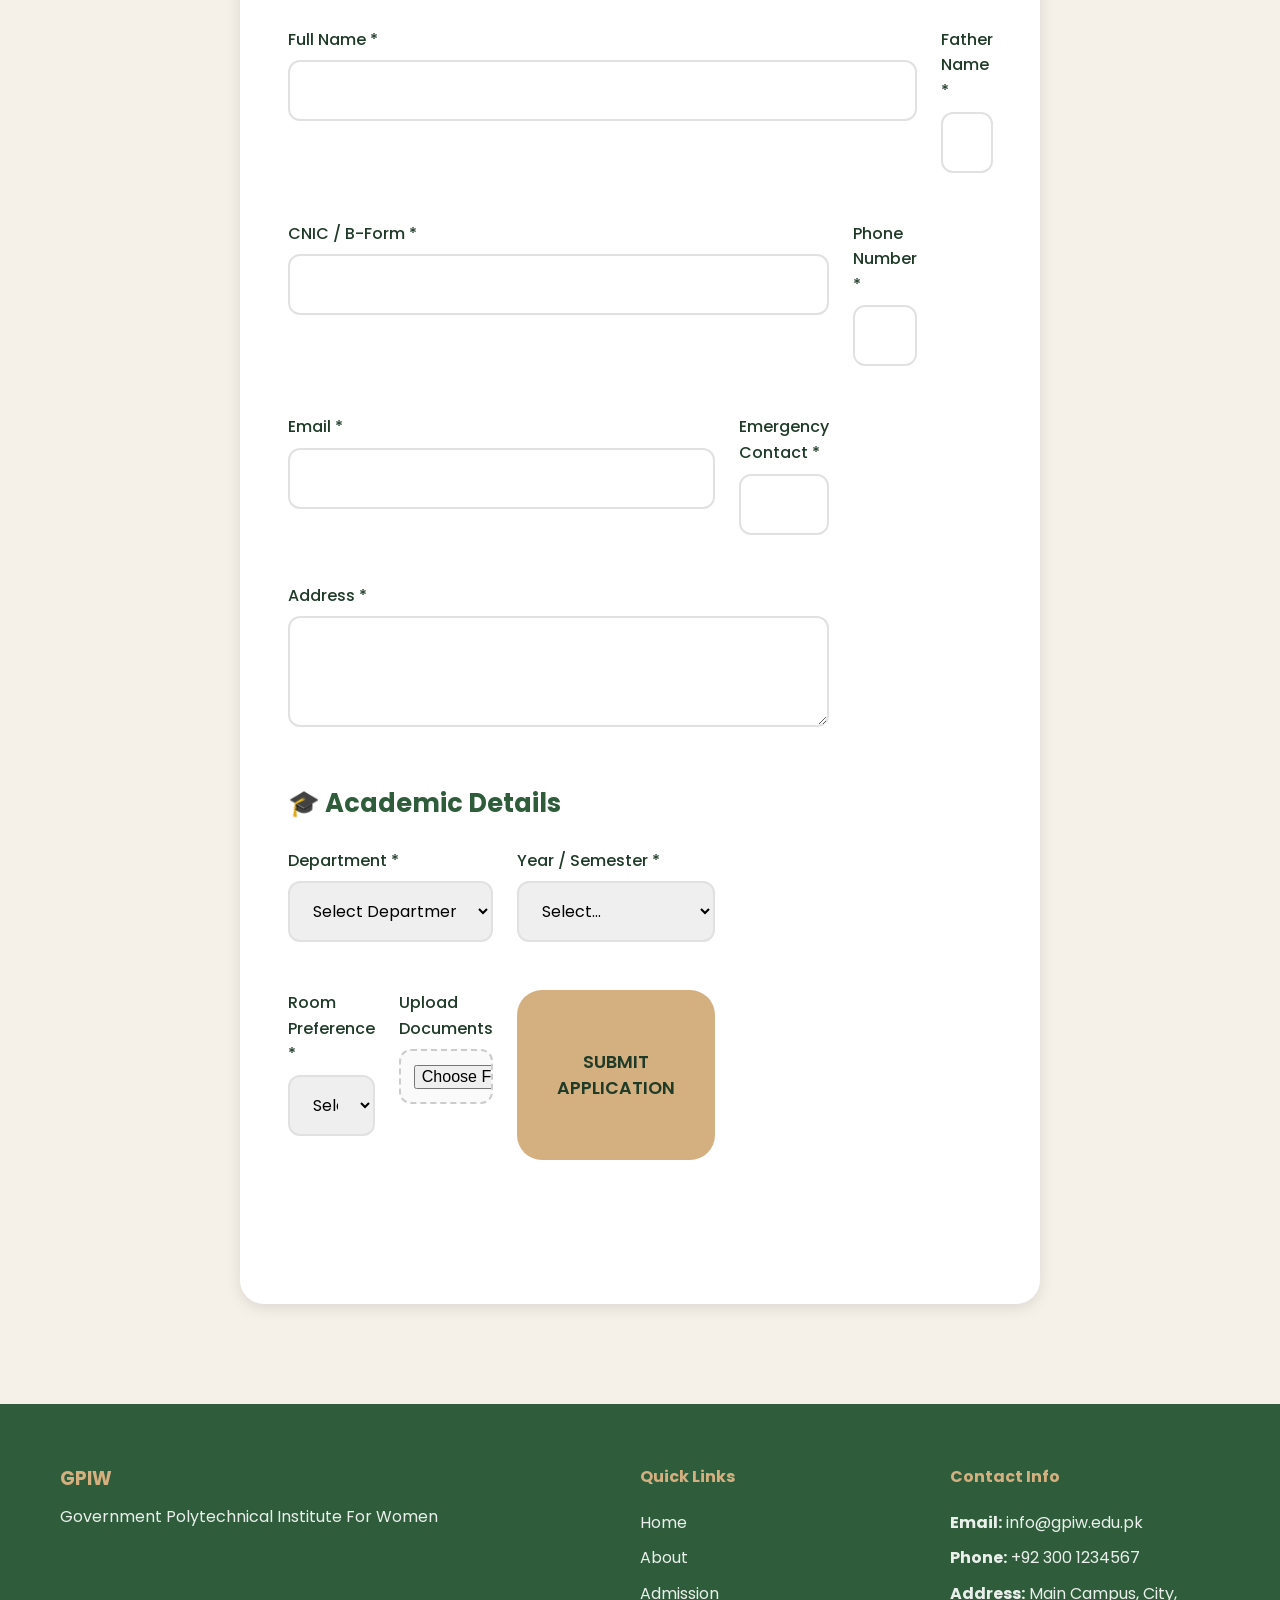
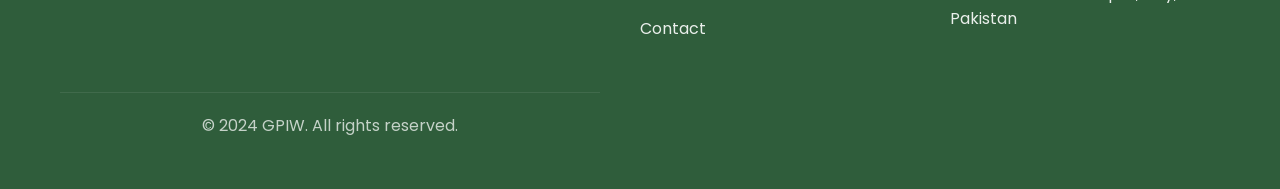
<file: hostel.html>
﻿<!DOCTYPE html>
<html lang="en">
<head>
    <meta charset="UTF-8">
    <meta name="viewport" content="width=device-width, initial-scale=1.0">
    <title>Hostel Admission - Government Polytechnic Institute for Women</title>
    <link rel="stylesheet" href="common.css">
    <link rel="stylesheet" href="hostel.css">
    <link href="https://fonts.googleapis.com/css2?family=Poppins:wght@300;400;500;600;700&display=swap" rel="stylesheet">
</head>
<body>
    <!-- Header -->
    <header class="top-bar">
        <div class="container">
            <div class="top-bar-content">
                <div class="logo">
                    <img src="pics/FreeSample-Vectorizer-io-final.svg" alt="GPIW Logo">
                </div>
                <div class="college-name">Government Polytechnic Institute for Women</div>
                <div class="auth-btn">
                    <button class="btn">Sign In</button>
                </div>
        </div>
    </header>

    <!-- Navigation -->
    <nav class="navbar">
        <div class="container">
            <ul class="nav-menu">
                <li><a href="index.html" class="nav-link">Home</a></li>
                <li><a href="about.html" class="nav-link">About</a></li>
                <li class="dropdown">
                    <a href="admission.html" class="nav-link dropdown-toggle active">Admission <span class="dropdown-icon">▼</span></a>
                    <ul class="dropdown-menu">
                        <li><a href="admission.html" class="nav-link">Admission Now</a></li>
                        <li><a href="merit.html" class="nav-link">Merit List</a></li>
                        <li><a href="hostel.html" class="nav-link active">Hostel Admission</a></li>
                    </ul>
                </li>
                <li><a href="facilities.html" class="nav-link">Facilities</a></li>
                <li><a href="faculty.html" class="nav-link">Faculty</a></li>
                <li class="dropdown">
                    <a href="#" class="nav-link dropdown-toggle">Student Portal <span class="dropdown-icon">▼</span></a>
                    <ul class="dropdown-menu">
                        <li><a href="marksheet.html" class="nav-link">View Marksheet</a></li>
                    </ul>
                </li>
                <li><a href="contact.html" class="nav-link">Contact</a></li>
            </ul>
            <button class="hamburger" id="hamburgerBtn" aria-label="Toggle menu">
                <span></span>
                <span></span>
                <span></span>
            </button>
        </div>
    </nav>

    <!-- Hero Section -->
    <section class="hero">
        <div class="container">
            <h1 class="hero-title">Hostel Admission</h1>
            <p class="hero-subtitle">Safe &amp; Comfortable Living for Students</p>
        </div>
    </section>

    <!-- Hostel Info Section -->
    <section class="section info-section">
        <div class="container">
            <h2 class="section-title">About Our Hostel</h2>
            <div class="info-split">
                <div class="info-image">
                    <img src="pics/2022-02-13.webp" alt="GPIW Hostel Building">
                </div>
                <div class="info-text">
                    <ul class="info-list">
                        <li><span class="icon">&#9733;</span> Women-only hostel for a secure and comfortable stay</li>
                        <li><span class="icon">&#9733;</span> Secure environment with 24/7 security staff</li>
                        <li><span class="icon">&#9733;</span> Clean and well-maintained rooms</li>
                        <li><span class="icon">&#9733;</span> Strict discipline system for academic focus</li>
                        <li><span class="icon">&#9733;</span> Friendly and supportive hostel staff</li>
                    </ul>
                </div>
        </div>
    </section>

    <!-- Hostel Charges Section -->
    <section class="section alternate-bg charges-section">
        <div class="container">
            <h2 class="section-title">Hostel Charges</h2>
            <div class="charges-grid">
                <div class="charge-card">
                    <h3>Admission Fee</h3>
                    <p class="amount">Rs. 2000</p>
                    <p class="note">One-time payment</p>
                </div>
                <div class="charge-card">
                    <h3>Monthly Rent</h3>
                    <p class="amount">Rs. 5000</p>
                    <p class="note">Per month</p>
                </div>
                <div class="charge-card">
                    <h3>Mess Charges</h3>
                    <p class="amount">Rs. 3000</p>
                    <p class="note">Per month</p>
                </div>
                <div class="charge-card">
                    <h3>Security Deposit</h3>
                    <p class="amount">Rs. 2000</p>
                    <p class="note">Refundable</p>
                </div>
            <div class="highlight-box">
                <p><strong>&#128073; Estimated Monthly Cost: Rs. 8000 – 10000</strong></p>
            </div>
    </section>

    <!-- Facilities Section -->
    <section class="section facilities-section">
        <div class="container">
            <h2 class="section-title">Hostel Facilities</h2>
            <div class="facilities-grid">
                <div class="facility-card">
                    <div class="facility-icon">&#127968;</div>
                    <h3>120 Rooms</h3>
                    <p>Spacious and well-ventilated rooms for comfortable living.</p>
                </div>
                <div class="facility-card">
                    <div class="facility-icon">&#127860;</div>
                    <h3>Mess / Catering</h3>
                    <p>Hygenic and nutritious meals served daily.</p>
                </div>
                <div class="facility-card">
                    <div class="facility-icon">&#128090;</div>
                    <h3>Laundry Facility</h3>
                    <p>On-campus laundry service for all residents.</p>
                </div>
                <div class="facility-card">
                    <div class="facility-icon">&#128247;</div>
                    <h3>CCTV Security</h3>
                    <p>24/7 surveillance for student safety.</p>
                </div>
                <div class="facility-card">
                    <div class="facility-icon">&#128246;</div>
                    <h3>WiFi Availability</h3>
                    <p>High-speed internet across the hostel premises.</p>
                </div>
                <div class="facility-card">
                    <div class="facility-icon">&#128214;</div>
                    <h3>Study Rooms</h3>
                    <p>Quiet study areas for focused academic work.</p>
                </div>
        </div>
    </section>

    <!-- Hostel Application Form -->
    <section class="section alternate-bg form-section" id="apply">
        <div class="container">
            <h2 class="section-title">Hostel Application Form</h2>
            <div class="form-container">
                <form id="hostel-form">
                    <div class="form-section-inner">
                        <h3>&#128100; Personal Information</h3>
                        <div class="input-row">
                            <div class="input-group">
                                <label for="hostel-full-name">Full Name *</label>
                                <input type="text" id="hostel-full-name" name="fullName" required>
                            </div>
                            <div class="input-group">
                                <label for="hostel-father-name">Father Name *</label>
                                <input type="text" id="hostel-father-name" name="fatherName" required>
                            </div>
                        <div class="input-row">
                            <div class="input-group">
                                <label for="hostel-cnic">CNIC / B-Form *</label>
                                <input type="text" id="hostel-cnic" name="cnic" required>
                            </div>
                            <div class="input-group">
                                <label for="hostel-phone">Phone Number *</label>
                                <input type="tel" id="hostel-phone" name="phone" required>
                            </div>
                        <div class="input-row">
                            <div class="input-group">
                                <label for="hostel-email">Email *</label>
                                <input type="email" id="hostel-email" name="email" required>
                            </div>
                            <div class="input-group">
                                <label for="hostel-emergency-contact">Emergency Contact *</label>
                                <input type="tel" id="hostel-emergency-contact" name="emergencyContact" required>
                            </div>
                        <div class="input-group full-width">
                            <label for="hostel-address">Address *</label>
                            <textarea id="hostel-address" name="address" rows="3" required></textarea>
                        </div>

                    <div class="form-section-inner">
                        <h3>&#127891; Academic Details</h3>
                        <div class="input-row">
                            <div class="input-group">
                                <label for="hostel-department">Department *</label>
                                <select id="hostel-department" name="department" required>
                                    <option value="">Select Department</option>
                                    <option value="Computer Science">Computer Science</option>
                                    <option value="Information Technology">Information Technology</option>
                                    <option value="Electronics">Electronics</option>
                                    <option value="Mechanical">Mechanical</option>
                                    <option value="Architecture">Architecture</option>
                                    <option value="Dress Designing">Dress Designing</option>
                                    <option value="Commerce">Commerce</option>
                                    <option value="Office Management">Office Management</option>
                                </select>
                            </div>
                            <div class="input-group">
                                <label for="hostel-year">Year / Semester *</label>
                                <select id="hostel-year" name="year" required>
                                    <option value="">Select...</option>
                                    <option value="1st Year">1st Year</option>
                                    <option value="2nd Year">2nd Year</option>
                                    <option value="3rd Year">3rd Year</option>
                                </select>
                            </div>
                        <div class="input-row">
                            <div class="input-group">
                                <label for="hostel-room-preference">Room Preference *</label>
                                <select id="hostel-room-preference" name="roomPreference" required>
                                    <option value="">Select...</option>
                                    <option value="Single">Single Room</option>
                                    <option value="Shared">Shared Room (2 Students)</option>
                                </select>
                            </div>
                            <div class="input-group">
                                <label for="hostel-documents">Upload Documents</label>
                                <input type="file" id="hostel-documents" name="documents" multiple accept=".pdf,.jpg,.png">
                            </div>
                    </div>

                    <button type="submit" class="submit-btn">Submit Application</button>
                </form>
            </div>
    </section>

    <!-- Success & Receipt Section (Hidden by default) -->
    <section class="section success-section" id="success-section" style="display: none;">
        <div class="container">
            <div class="success-message">
                <h2>&#9989; Application Submitted Successfully</h2>
                <p>Your hostel application has been received. Please save your receipt below.</p>
            </div>
            <div class="receipt-card" id="receipt-card">
                <div class="receipt-header">
                    <h3>GPIW Hostel Receipt</h3>
                    <p>Official Copy</p>
                </div>
                <div class="receipt-body">
                    <p><strong>Student Name:</strong> <span id="receipt-name"></span></p>
                    <p><strong>Application ID:</strong> <span id="receipt-id"></span></p>
                    <p><strong>Hostel Name:</strong> GPIW Women Hostel</p>
                    <p><strong>Room Type:</strong> <span id="receipt-room"></span></p>
                    <p><strong>Department:</strong> <span id="receipt-dept"></span></p>
                    <p><strong>Date:</strong> <span id="receipt-date"></span></p>
                </div>
            <div class="receipt-actions">
                <button class="btn btn-download" id="download-btn">&#128190; Download Receipt / ID Card</button>
                <button type="button" class="btn btn-secondary" id="new-application-btn">New Application</button>
            </div>
    </section>

    <!-- Footer -->
    <footer class="footer">
        <div class="container">
            <div class="footer-content">
                <div class="footer-brand">
                    <h3>GPIW</h3>
                    <p>Government Polytechnical Institute For Women</p>
                </div>
                <div class="footer-links">
                    <h4>Quick Links</h4>
                    <ul>
                        <li><a href="index.html">Home</a></li>
                        <li><a href="about.html">About</a></li>
                        <li><a href="admission.html">Admission</a></li>
                        <li><a href="contact.html">Contact</a></li>
                    </ul>
                </div>
                <div class="footer-contact">
                    <h4>Contact Info</h4>
                    <p><strong>Email:</strong> info@gpiw.edu.pk</p>
                    <p><strong>Phone:</strong> +92 300 1234567</p>
                    <p><strong>Address:</strong> Main Campus, City, Pakistan</p>
                </div>
            <div class="footer-bottom">
                <p>&copy; 2024 GPIW. All rights reserved.</p>
            </div>
    </footer>

    <!-- Side Panel -->
    <div class="side-panel" id="sidePanel">
        <div class="side-panel-header">
            <h3>Menu</h3>
            <button class="side-panel-close" id="sidePanelClose">&times;</button>
        </div>
        <ul class="side-panel-menu">
            <li><a href="index.html" class="nav-link">Home</a></li>
            <li><a href="about.html" class="nav-link">About Us</a></li>
            <li><a href="admission.html" class="nav-link">Admission Now</a></li>
            <li><a href="merit.html" class="nav-link">Merit List</a></li>
            <li><a href="hostel.html" class="nav-link active">Hostel Admission</a></li>
            <li><a href="facilities.html" class="nav-link">Facilities</a></li>
            <li><a href="faculty.html" class="nav-link">Faculty</a></li>
            <li><a href="marksheet.html" class="nav-link">View Marksheet</a></li>
            <li><a href="contact.html" class="nav-link">Contact Us</a></li>
        </ul>
    </div>
    <div class="side-panel-overlay" id="sidePanelOverlay"></div>

    <!-- Scroll to Top -->
    <button class="scroll-top-btn" id="scrollTopBtn" title="Go to top">&#8593;</button>

    <script>
        (function() {
            const form = document.getElementById('hostel-form');
            const successSection = document.getElementById('success-section');
            const applySection = document.getElementById('apply');

            form.addEventListener('submit', function(e) {
                e.preventDefault();

               const fullName = document.getElementById('hostel-full-name').value.trim();
                const roomPref = document.getElementById('hostel-room-preference').value;
                const dept = document.getElementById('hostel-department').value;
                const appId = 'GPIW-HOSTEL-' + Math.floor(10000 + Math.random() * 90000);
                const today = new Date().toLocaleDateString('en-GB');

                document.getElementById('receipt-name').textContent = fullName;
                document.getElementById('receipt-id').textContent = appId;
                document.getElementById('receipt-room').textContent = roomPref;
                document.getElementById('receipt-dept').textContent = dept;
                document.getElementById('receipt-date').textContent = today;

                applySection.style.display = 'none';
                successSection.style.display = 'block';
                successSection.scrollIntoView({ behavior: 'smooth' });
            });

            document.getElementById('download-btn').addEventListener('click', function() {
                const name = document.getElementById('receipt-name').textContent;
                const id = document.getElementById('receipt-id').textContent;
                const room = document.getElementById('receipt-room').textContent;
                const dept = document.getElementById('receipt-dept').textContent;
                const date = document.getElementById('receipt-date').textContent;

                const content = `
GOVERNMENT POLYTECHNIC INSTITUTE FOR WOMEN
HOSTEL ADMISSION RECEIPT
-----------------------------------------
Student Name: ${name}
Application ID: ${id}
Hostel Name: GPIW Women Hostel
Room Type: ${room}
Department: ${dept}
Date: ${date}
-----------------------------------------
This is a computer-generated receipt.
                `.trim();

                const blob = new Blob([content], { type: 'text/plain' });
                const url = URL.createObjectURL(blob);
                const a = document.createElement('a');
                a.href = url;
                a.download = id + '_Receipt.txt';
                document.body.appendChild(a);
                a.click();
                document.body.removeChild(a);
                URL.revokeObjectURL(url);
            });

            document.getElementById('new-application-btn').addEventListener('click', function() {
                form.reset();
                successSection.style.display = 'none';
                applySection.style.display = 'block';
                applySection.scrollIntoView({ behavior: 'smooth' });
            });
        })();
    </script>
    <script src="auth.js"></script>
</body>
</html>
</file>
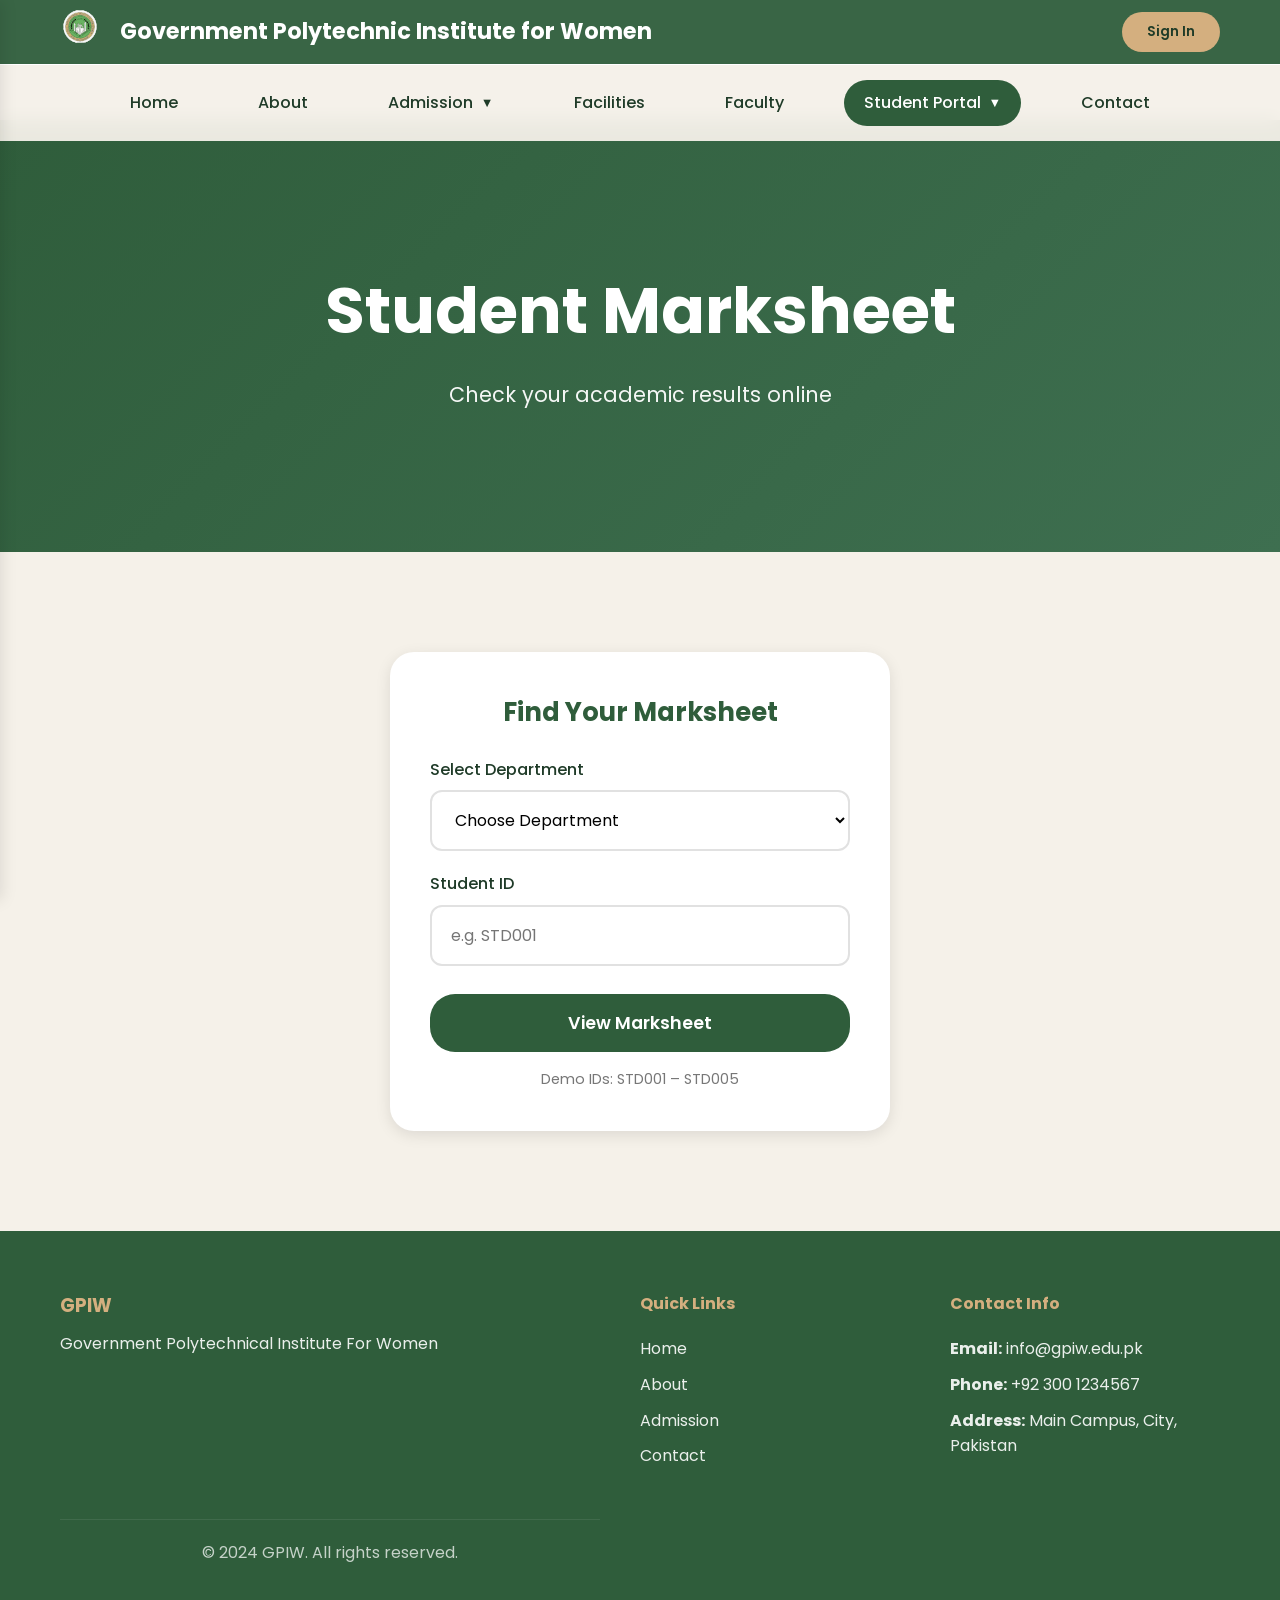
<file: marksheet.html>
﻿<!DOCTYPE html>
<html lang="en">
<head>
    <meta charset="UTF-8">
    <meta name="viewport" content="width=device-width, initial-scale=1.0">
    <title>Student Marksheet - Government Polytechnic Institute for Women</title>
    <link rel="stylesheet" href="common.css">
    <link rel="stylesheet" href="marksheet.css">
    <link href="https://fonts.googleapis.com/css2?family=Poppins:wght@300;400;600;700&display=swap" rel="stylesheet">
</head>
<body>
    <!-- Header -->
    <header class="top-bar">
        <div class="container">
            <div class="top-bar-content">
                <div class="logo">
                    <img src="pics/FreeSample-Vectorizer-io-final.svg" alt="GPIW Logo">
                </div>
                <div class="college-name">Government Polytechnic Institute for Women</div>
                <div class="auth-btn">
                    <button class="btn">Sign In</button>
                </div>
        </div>
    </header>

    <!-- Navigation -->
    <nav class="navbar">
        <div class="container">
            <ul class="nav-menu">
                <li><a href="index.html" class="nav-link">Home</a></li>
                <li><a href="about.html" class="nav-link">About</a></li>
                <li class="dropdown">
                    <a href="admission.html" class="nav-link dropdown-toggle">Admission <span class="dropdown-icon">&#9660;</span></a>
                    <ul class="dropdown-menu">
                        <li><a href="admission.html" class="nav-link">Admission Now</a></li>
                        <li><a href="merit.html" class="nav-link">Merit List</a></li>
                        <li><a href="hostel.html" class="nav-link">Hostel Admission</a></li>
                    </ul>
                </li>
                <li><a href="facilities.html" class="nav-link">Facilities</a></li>
                <li><a href="faculty.html" class="nav-link">Faculty</a></li>
                <li class="dropdown">
                    <a href="#" class="nav-link dropdown-toggle active">Student Portal <span class="dropdown-icon">&#9660;</span></a>
                    <ul class="dropdown-menu">
                        <li><a href="marksheet.html" class="nav-link active">View Marksheet</a></li>
                    </ul>
                </li>
                <li><a href="contact.html" class="nav-link">Contact</a></li>
            </ul>
            <button class="hamburger" id="hamburgerBtn" aria-label="Toggle menu">
                <span></span>
                <span></span>
                <span></span>
            </button>
        </div>
    </nav>

    <!-- Hero Section -->
    <section class="hero">
        <div class="container">
            <h1 class="hero-title">Student Marksheet</h1>
            <p class="hero-subtitle">Check your academic results online</p>
        </div>
    </section>

    <!-- Search Section -->
    <section class="search-section">
        <div class="container">
            <div class="search-card">
                <h2>Find Your Marksheet</h2>
                <div class="form-group">
                    <label for="department">Select Department</label>
                    <select id="department">
                        <option value="" disabled selected>Choose Department</option>
                        <option value="Computer Science">Computer Science</option>
                        <option value="Information Technology">Information Technology</option>
                        <option value="Electronics">Electronics</option>
                        <option value="Mechanical">Mechanical</option>
                        <option value="Architecture">Architecture</option>
                        <option value="Dress Designing">Dress Designing</option>
                        <option value="Commerce">Commerce</option>
                        <option value="Office Management">Office Management</option>
                    </select>
                </div>
                <div class="form-group">
                    <label for="studentId">Student ID</label>
                    <input type="text" id="studentId" placeholder="e.g. STD001" maxlength="6">
                </div>
                <button class="btn search-btn" onclick="viewMarksheet()">View Marksheet</button>
                <p class="search-hint">Demo IDs: STD001 – STD005</p>
            </div>
    </section>

    <!-- Result Section -->
    <section class="result-section" id="resultSection">
        <div class="container">
            <div class="result-card" id="resultCard">
                <!-- Content injected by JS -->
            </div>
    </section>

    <!-- Footer -->
    <footer class="footer">
        <div class="container">
            <div class="footer-content">
                <div class="footer-brand">
                    <h3>GPIW</h3>
                    <p>Government Polytechnical Institute For Women</p>
                </div>
                <div class="footer-links">
                    <h4>Quick Links</h4>
                    <ul>
                        <li><a href="index.html">Home</a></li>
                        <li><a href="about.html">About</a></li>
                        <li><a href="admission.html">Admission</a></li>
                        <li><a href="contact.html">Contact</a></li>
                    </ul>
                </div>
                <div class="footer-contact">
                    <h4>Contact Info</h4>
                    <p><strong>Email:</strong> info@gpiw.edu.pk</p>
                    <p><strong>Phone:</strong> +92 300 1234567</p>
                    <p><strong>Address:</strong> Main Campus, City, Pakistan</p>
                </div>
            <div class="footer-bottom">
                <p>&copy; 2024 GPIW. All rights reserved.</p>
            </div>
    </footer>

    <!-- Side Panel -->
    <div class="side-panel" id="sidePanel">
        <div class="side-panel-header">
            <h3>Menu</h3>
            <button class="side-panel-close" id="sidePanelClose">&times;</button>
        </div>
        <ul class="side-panel-menu">
            <li><a href="index.html" class="nav-link">Home</a></li>
            <li><a href="about.html" class="nav-link">About Us</a></li>
            <li><a href="admission.html" class="nav-link">Admission Now</a></li>
            <li><a href="merit.html" class="nav-link">Merit List</a></li>
            <li><a href="hostel.html" class="nav-link">Hostel Admission</a></li>
            <li><a href="facilities.html" class="nav-link">Facilities</a></li>
            <li><a href="faculty.html" class="nav-link">Faculty</a></li>
            <li><a href="marksheet.html" class="nav-link active">View Marksheet</a></li>
            <li><a href="contact.html" class="nav-link">Contact Us</a></li>
        </ul>
    </div>
    <div class="side-panel-overlay" id="sidePanelOverlay"></div>

    <!-- Scroll to Top -->
    <button class="scroll-top-btn" id="scrollTopBtn" title="Go to top">&#8593;</button>

    <script>
        // Dummy data
        const markSheets = {
            'STD001': {
                name: 'Priya Sharma',
                department: 'Computer Science',
                subjects: [
                    { name: 'Programming Fundamentals', marks: 85 },
                    { name: 'Data Structures', marks: 78 },
                    { name: 'Database Systems', marks: 92 },
                    { name: 'Web Development', marks: 88 },
                    { name: 'Computer Networks', marks: 81 }
                ]
            },
            'STD002': {
                name: 'Anita Patel',
                department: 'Information Technology',
                subjects: [
                    { name: 'IT Fundamentals', marks: 90 },
                    { name: 'Networking', marks: 82 },
                    { name: 'Web Technologies', marks: 87 },
                    { name: 'Software Engineering', marks: 79 },
                    { name: 'Cloud Computing', marks: 85 }
                ]
            },
            'STD003': {
                name: 'Riya Gupta',
                department: 'Electronics',
                subjects: [
                    { name: 'Circuit Analysis', marks: 76 },
                    { name: 'Digital Electronics', marks: 72 },
                    { name: 'Microprocessors', marks: 82 },
                    { name: 'Signal Processing', marks: 80 },
                    { name: 'Embedded Systems', marks: 78 }
                ]
            },
            'STD004': {
                name: 'Sneha Roy',
                department: 'Mechanical',
                subjects: [
                    { name: 'Thermodynamics', marks: 92 },
                    { name: 'Mechanics', marks: 89 },
                    { name: 'Workshop Practice', marks: 87 },
                    { name: 'Engineering Drawing', marks: 91 },
                    { name: 'Fluid Mechanics', marks: 88 }
                ]
            },
            'STD005': {
                name: 'Meera Singh',
                department: 'Computer Science',
                subjects: [
                    { name: 'Programming Fundamentals', marks: 65 },
                    { name: 'Data Structures', marks: 58 },
                    { name: 'Database Systems', marks: 72 },
                    { name: 'Web Development', marks: 68 },
                    { name: 'Computer Networks', marks: 70 }
                ]
            }
        };

        function getGrade(marks) {
            if (marks >= 90) return { grade: 'A+', className: 'grade-a-plus' };
            if (marks >= 80) return { grade: 'A', className: 'grade-a' };
            if (marks >= 70) return { grade: 'B', className: 'grade-b' };
            if (marks >= 60) return { grade: 'C', className: 'grade-c' };
            if (marks >= 50) return { grade: 'D', className: 'grade-d' };
            return { grade: 'F', className: 'grade-f' };
        }

        function viewMarksheet() {
            const dept = document.getElementById('department').value;
            const id = document.getElementById('studentId').value.toUpperCase().trim();
            const resultSection = document.getElementById('resultSection');
            const resultCard = document.getElementById('resultCard');

            if (!dept || !id) {
                alert('Please select a department and enter your Student ID.');
                return;
            }

            const data = markSheets[id];

            if (!data || data.department !== dept) {
                resultSection.classList.add('active');
                resultCard.innerHTML = '<p class="error-msg">No record found for the given ID and department.<br><small>Try STD001 – STD005 with matching department.</small></p>';
                resultSection.scrollIntoView({ behavior: 'smooth' });
                return;
            }

            let total = 0;
            let tableRows = '';

            data.subjects.forEach(sub => {
                total += sub.marks;
                const g = getGrade(sub.marks);
                tableRows += `
                    <tr>
                        <td>${sub.name}</td>
                        <td>${sub.marks}</td>
                        <td class="${g.className}">${g.grade}</td>
                    </tr>
                `;
            });

            const maxMarks = data.subjects.length * 100;
            const percentage = ((total / maxMarks) * 100).toFixed(2);
            const pass = percentage >= 50;

            resultCard.innerHTML = `
                <div class="result-header">
                    <h2>Marksheet</h2>
                    <p>Academic Year 2024</p>
                </div>
                <div class="student-info">
                    <div class="info-item">
                        <span>Student Name</span>
                        <strong>${data.name}</strong>
                    </div>
                    <div class="info-item">
                        <span>Student ID</span>
                        <strong>${id}</strong>
                    </div>
                    <div class="info-item">
                        <span>Department</span>
                        <strong>${data.department}</strong>
                    </div>
                <table class="result-table">
                    <thead>
                        <tr>
                            <th>Subject</th>
                            <th>Marks</th>
                            <th>Grade</th>
                        </tr>
                    </thead>
                    <tbody>
                        ${tableRows}
                    </tbody>
                </table>
                <div class="result-summary">
                    <div class="summary-item">
                        <span>Total Marks</span>
                        <strong>${total} / ${maxMarks}</strong>
                    </div>
                    <div class="summary-item">
                        <span>Percentage</span>
                        <strong>${percentage}%</strong>
                    </div>
                    <div class="${pass ? 'pass-status' : 'fail-status'}">
                        ${pass ? 'PASS' : 'FAIL'}
                    </div>
            `;

            resultSection.classList.add('active');
            resultSection.scrollIntoView({ behavior: 'smooth' });
        }
    </script>
    <script src="auth.js"></script>
</body>
</html>
</file>
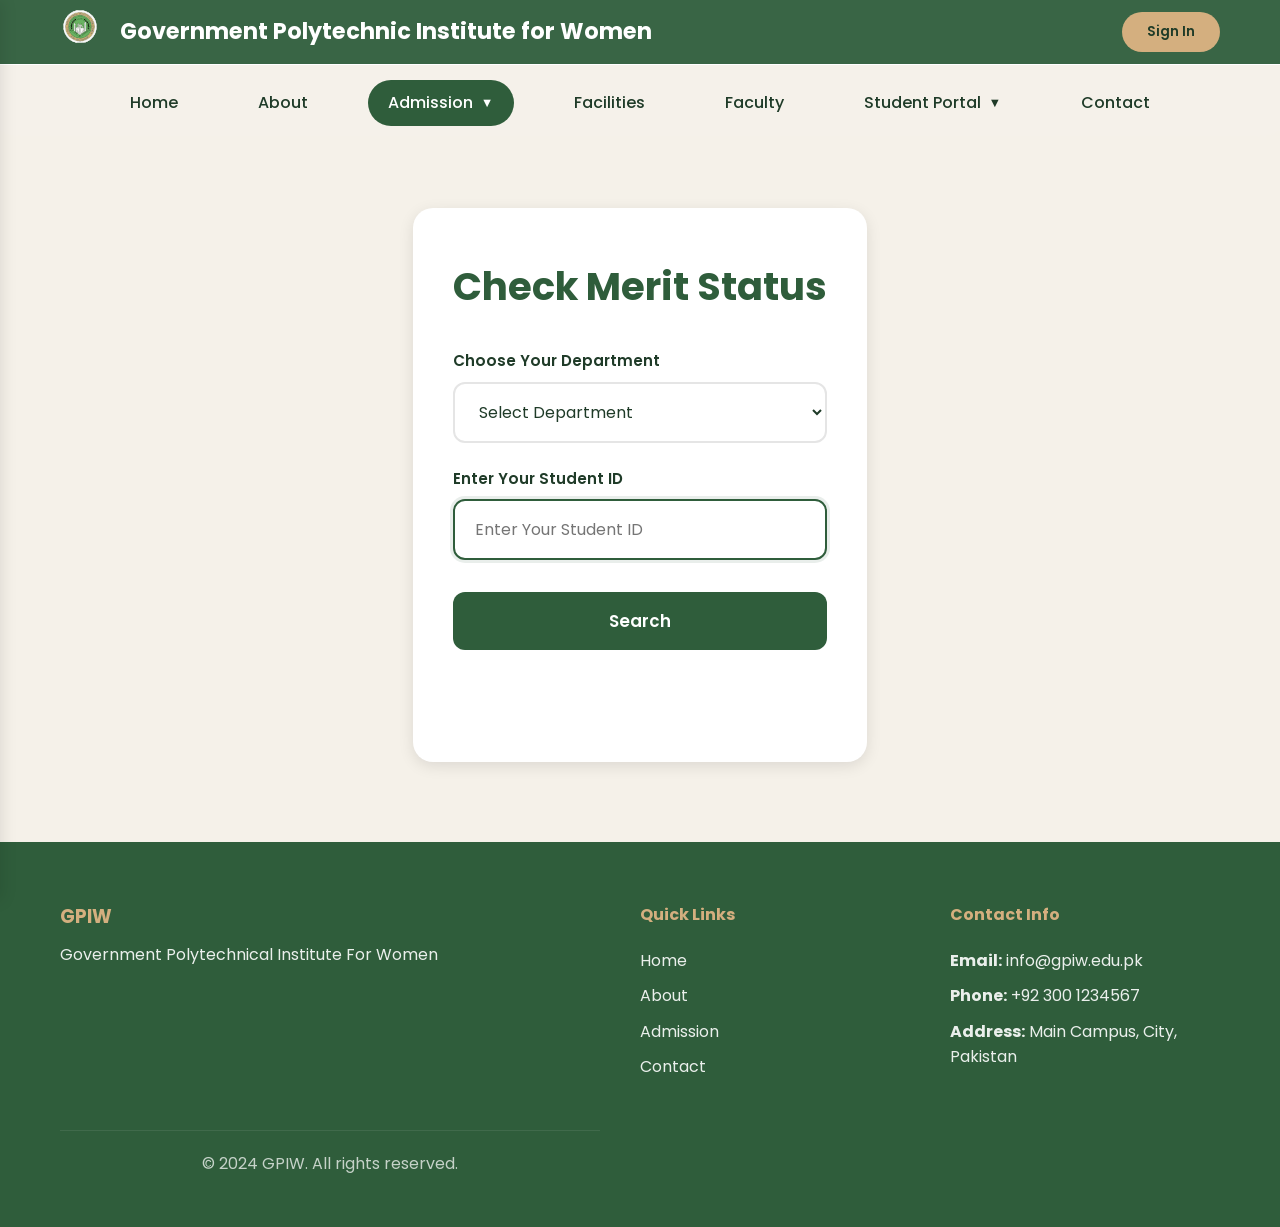
<file: merit.html>
﻿<!DOCTYPE html>
<html lang="en">
<head>
    <meta charset="UTF-8">
    <meta name="viewport" content="width=device-width, initial-scale=1.0">
    <title>Merit List 2024 - Government Polytechnic Institute for Women</title>
    <link rel="stylesheet" href="common.css">
    <link rel="stylesheet" href="merit.css">
    <link href="https://fonts.googleapis.com/css2?family=Poppins:wght@300;400;600;700&display=swap" rel="stylesheet">
</head>
<body>
    <!-- Header -->
    <header class="top-bar">
        <div class="container">
            <div class="top-bar-content">
                <div class="logo">
                    <img src="pics/FreeSample-Vectorizer-io-final.svg" alt="GPIW Logo">
                </div>
                <div class="college-name">Government Polytechnic Institute for Women</div>
                <div class="auth-btn">
                    <button class="btn">Sign In</button>
                </div>
        </div>
    </header>

    <!-- Navigation -->
    <nav class="navbar">
        <div class="container">
            <ul class="nav-menu">
                <li><a href="index.html" class="nav-link">Home</a></li>
                <li><a href="about.html" class="nav-link">About</a></li>
                <li class="dropdown">
                    <a href="admission.html" class="nav-link dropdown-toggle active">Admission <span class="dropdown-icon">▼</span></a>
                    <ul class="dropdown-menu"> 
                        <li><a href="admission.html" class="nav-link">Admission Now</a></li>
                        <li><a href="merit.html" class="nav-link active">Merit List</a></li>
                        <li><a href="hostel.html" class="nav-link">Hostel Admission</a></li>
                    </ul>
                </li>
                <li><a href="facilities.html" class="nav-link">Facilities</a></li>
                <li><a href="faculty.html" class="nav-link">Faculty</a></li>
                <li class="dropdown">
                    <a href="#" class="nav-link dropdown-toggle">Student Portal <span class="dropdown-icon">▼</span></a>
                    <ul class="dropdown-menu">
                        <li><a href="marksheet.html" class="nav-link">View Marksheet</a></li>
                    </ul>
                </li>
                <li><a href="contact.html" class="nav-link">Contact</a></li>
            </ul>
            <button class="hamburger" id="hamburgerBtn" aria-label="Toggle menu">
                <span></span>
                <span></span>
                <span></span>
            </button>
        </div>
    </nav>

    <!-- Merit Search Section -->
    <main class="merit-search">
        <div class="container">
            <div class="search-card">
                <h1 class="search-title">Check Merit Status</h1>

                <div class="search-form">
                    <div class="form-group">
                        <label for="departmentSelect">Choose Your Department</label>
                        <select id="departmentSelect">
                            <option value="" disabled selected>Select Department</option>
                            <option value="Computer Science">Computer Science</option>
                            <option value="IT">IT</option>
                            <option value="Electronics">Electronics</option>
                            <option value="Mechanical">Mechanical</option>
                        </select>
                    </div>

                    <div class="form-group">
                        <label for="studentId">Enter Your Student ID</label>
                        <input type="text" id="studentId" placeholder="Enter Your Student ID">
                    </div>

                    <button class="btn search-btn" onclick="checkMerit()">Search</button>

                    <p id="searchResult" class="search-result"></p>
                </div>
        </div>
    </main>

    <!-- Footer -->
    <footer class="footer">
        <div class="container">
            <div class="footer-content">
                <div class="footer-brand">
                    <h3>GPIW</h3>
                    <p>Government Polytechnical Institute For Women</p>
                </div>
                <div class="footer-links">
                    <h4>Quick Links</h4>
                    <ul>
                        <li><a href="index.html">Home</a></li>
                        <li><a href="about.html">About</a></li>
                        <li><a href="admission.html">Admission</a></li>
                        <li><a href="contact.html">Contact</a></li>
                    </ul>
                </div>
                <div class="footer-contact">
                    <h4>Contact Info</h4>
                    <p><strong>Email:</strong> info@gpiw.edu.pk</p>
                    <p><strong>Phone:</strong> +92 300 1234567</p>
                    <p><strong>Address:</strong> Main Campus, City, Pakistan</p>
                </div>
            <div class="footer-bottom">
                <p>&copy; 2024 GPIW. All rights reserved.</p>
            </div>
    </footer>

    <!-- Side Panel -->
    <div class="side-panel" id="sidePanel">
        <div class="side-panel-header">
            <h3>Menu</h3>
            <button class="side-panel-close" id="sidePanelClose">&times;</button>
        </div>
        <ul class="side-panel-menu">
            <li><a href="index.html" class="nav-link">Home</a></li>
            <li><a href="about.html" class="nav-link">About Us</a></li>
            <li><a href="admission.html" class="nav-link">Admission Now</a></li>
            <li><a href="merit.html" class="nav-link active">Merit List</a></li>
            <li><a href="hostel.html" class="nav-link">Hostel Admission</a></li>
            <li><a href="facilities.html" class="nav-link">Facilities</a></li>
            <li><a href="faculty.html" class="nav-link">Faculty</a></li>
            <li><a href="marksheet.html" class="nav-link">View Marksheet</a></li>
            <li><a href="contact.html" class="nav-link">Contact Us</a></li>
        </ul>
    </div>
    <div class="side-panel-overlay" id="sidePanelOverlay"></div>

    <!-- Scroll to Top -->
    <button class="scroll-top-btn" id="scrollTopBtn" title="Go to top">&#8593;</button>

    <script>
        document.getElementById("studentId").focus();
        function checkMerit() {
            const dept = document.getElementById('departmentSelect').value;
            const studentId = document.getElementById('studentId').value.trim();
            const resultEl = document.getElementById('searchResult');

            if (!dept || !studentId) {
                resultEl.textContent = 'Please select a department and enter your Student ID.';
                resultEl.className = 'search-result error';
                return;
            }

            // Simple demo logic: IDs ending in even number = found, odd = not found
            const lastChar = studentId.slice(-1);
            const isEven = !isNaN(lastChar) && parseInt(lastChar) % 2 === 0;

            if (isEven) {
                resultEl.textContent = 'Result Found';
                resultEl.className = 'search-result success';
            } else {
                resultEl.textContent = 'No Record Found';
                resultEl.className = 'search-result error';
            }
        }

        // Trigger search on Enter key in Student ID field
        document.getElementById('studentId').addEventListener('keypress', function(e) {
            if (e.key === 'Enter') {
                checkMerit();
            }
        });
    </script>
    <script src="auth.js"></script>
</body>
</html>
</file>
<file: common.css>
/* common.css - Shared styles for all pages */

/* Reset */
* {
    margin: 0;
    padding: 0;
    box-sizing: border-box;
}

html {
    scroll-behavior: smooth;
}

/* Colors - From index.css */
:root {
    --text-muted: #6b7280;
    --dark-green: #1f3b28;
    --primary-green: #2F5D3B;
    --secondary-beige: #F5F1E9;
    --accent-gold: #D4AF7F;
    --text-dark: #1F3B28;
    --text-white: #FFFFFF;
    --shadow-light: 0 4px 15px rgba(0,0,0,0.1);
    --shadow-hover: 0 8px 25px rgba(0,0,0,0.2);
}

/* Body - From index.css */
body {
    font-family: 'Poppins', sans-serif;
    line-height: 1.6;
    color: var(--text-dark);
    overflow-x: hidden;
}

img, video {
    max-width: 100%;
    height: auto;
}

/* Container - Common */
.container {
    max-width: 1200px;
    margin: 0 auto;
    padding: 0 20px;
}

/* Top Bar - Exact from index.html */
.top-bar {
    position: fixed;
    top: 0;
    left: 0;
    width: 100%;
    background: rgba(47, 93, 59, 0.95);
    backdrop-filter: blur(10px);
    z-index: 1000;
    padding: 8px 0;
}

.top-bar-content {
    display: flex;
    align-items: center;
    justify-content: flex-start;
    gap: 20px;
}

.logo {
    flex-shrink: 0;
}

.logo img {
    height: 40px;
    width: auto;
}

.college-name {
    font-size: 1.4rem;
    font-weight: 700;
    color: var(--text-white);
    line-height: 1.1;
    white-space: nowrap;
    flex: 1;
    min-width: 0;
    overflow-wrap: break-word;
}

.auth-btn {
    margin-left: auto;
}

.auth-btn .btn {
    background: var(--accent-gold);
    color: var(--text-dark);
    padding: 10px 25px;
    border: none;
    border-radius: 25px;
    font-weight: 600;
    cursor: pointer;
    transition: all 0.3s ease;
}

.auth-btn .btn:hover {
    transform: translateY(-2px);
    box-shadow: var(--shadow-hover);
}

/* Navbar - Exact from index.html */
.navbar {
    position: fixed;
    top: 65px;
    left: 0;
    width: 100%;
    background: rgba(245, 241, 233, 0.95);
    backdrop-filter: blur(10px);
    z-index: 999;
    padding: 15px 0;
}

.nav-menu {
    display: flex;
    justify-content: center;
    list-style: none;
    gap: 40px;
    margin: 0;
    padding: 0;
}

.nav-link {
    text-decoration: none;
    color: var(--text-dark);
    font-weight: 500;
    padding: 10px 20px;
    border-radius: 25px;
    transition: all 0.3s ease;
    display: block;
}

.nav-link:hover, .nav-link.active {
    background: var(--primary-green);
    color: var(--text-white);
}

/* Dropdown - Common */
.dropdown {
    position: relative;
}

.dropdown-toggle {
    display: flex;
    align-items: center;
    gap: 0.5rem;
}

.dropdown-icon {
    font-size: 0.8rem;
    transition: transform 0.3s ease;
}

.dropdown:hover .dropdown-icon {
    transform: rotate(180deg);
}

.dropdown-menu {
    position: absolute;
    top: 100%;
    left: 0;
    background: var(--secondary-beige);
    min-width: 200px;
    box-shadow: var(--shadow-light);
    border-radius: 10px;
    opacity: 0;
    visibility: hidden;
    transform: translateY(-10px);
    transition: all 0.3s ease;
    list-style: none;
    padding: 0.5rem 0;
}

.dropdown:hover .dropdown-menu {
    opacity: 1;
    visibility: visible;
    transform: translateY(0);
}

.dropdown-menu li {
    list-style: none;
}

.dropdown-menu .nav-link {
    padding: 0.75rem 1.5rem;
    border-radius: 0;
    white-space: nowrap;
}

.dropdown-menu .nav-link:hover {
    background: var(--primary-green);
    color: var(--text-white);
}

/* Hamburger Button */
.hamburger {
    display: none;
    flex-direction: column;
    justify-content: center;
    align-items: center;
    width: 44px;
    height: 44px;
    background: transparent;
    border: none;
    cursor: pointer;
    gap: 5px;
    padding: 8px;
    margin-left: auto;
}

.hamburger span {
    display: block;
    width: 26px;
    height: 3px;
    background: var(--text-dark);
    border-radius: 2px;
    transition: all 0.3s ease;
}

.hamburger.active span:nth-child(1) {
    transform: rotate(45deg) translate(5px, 5px);
}

.hamburger.active span:nth-child(2) {
    opacity: 0;
}

.hamburger.active span:nth-child(3) {
    transform: rotate(-45deg) translate(6px, -6px);
}

/* Side Panel */
.side-panel {
    position: fixed;
    top: 0;
    left: 0;
    width: 280px;
    height: 100vh;
    background: var(--secondary-beige);
    z-index: 1001;
    transform: translateX(-100%);
    transition: transform 0.3s ease;
    overflow-y: auto;
    box-shadow: 2px 0 15px rgba(0,0,0,0.1);
}

.side-panel.open {
    transform: translateX(0);
}

.side-panel-header {
    display: flex;
    align-items: center;
    justify-content: space-between;
    padding: 20px;
    background: var(--primary-green);
    color: var(--text-white);
}

.side-panel-header h3 {
    font-size: 1.2rem;
    font-weight: 600;
}

.side-panel-close {
    background: none;
    border: none;
    color: var(--text-white);
    font-size: 1.8rem;
    cursor: pointer;
    line-height: 1;
    padding: 0;
    width: 32px;
    height: 32px;
    display: flex;
    align-items: center;
    justify-content: center;
    transition: color 0.3s ease;
}

.side-panel-close:hover {
    color: var(--accent-gold);
}

.side-panel-menu {
    list-style: none;
    padding: 20px 0;
}

.side-panel-menu li {
    border-bottom: 1px solid rgba(0,0,0,0.05);
}

.side-panel-menu .nav-link {
    display: block;
    padding: 14px 24px;
    color: var(--text-dark);
    text-decoration: none;
    font-weight: 500;
    transition: all 0.3s ease;
    border-radius: 0;
}

.side-panel-menu .nav-link:hover,
.side-panel-menu .nav-link.active {
    background: var(--primary-green);
    color: var(--text-white);
}

.side-panel-submenu {
    list-style: none;
    padding: 0;
    background: rgba(47, 93, 59, 0.05);
}

.side-panel-submenu .nav-link {
    padding: 10px 24px 10px 40px;
    font-size: 0.95rem;
}

/* Side Panel Overlay */
.side-panel-overlay {
    position: fixed;
    top: 0;
    left: 0;
    width: 100%;
    height: 100%;
    background: rgba(0, 0, 0, 0.5);
    z-index: 1000;
    opacity: 0;
    visibility: hidden;
    transition: all 0.3s ease;
}

.side-panel-overlay.open {
    opacity: 1;
    visibility: visible;
}

/* Scroll to Top Button */
.scroll-top-btn {
    position: fixed;
    bottom: 30px;
    right: 30px;
    width: 50px;
    height: 50px;
    background: var(--primary-green);
    color: var(--text-white);
    border: none;
    border-radius: 50%;
    font-size: 1.4rem;
    cursor: pointer;
    z-index: 998;
    opacity: 0;
    visibility: hidden;
    transform: translateY(20px);
    transition: all 0.3s ease;
    display: flex;
    align-items: center;
    justify-content: center;
    box-shadow: 0 4px 15px rgba(0,0,0,0.2);
}

.scroll-top-btn.show {
    opacity: 1;
    visibility: visible;
    transform: translateY(0);
}

.scroll-top-btn:hover {
    background: var(--dark-green);
    transform: translateY(-3px) scale(1.05);
    box-shadow: 0 6px 20px rgba(0,0,0,0.3);
}

/* Common Button */
.btn {
    background: var(--primary-green);
    color: var(--text-white);
    padding: 12px 30px;
    border: none;
    border-radius: 25px;
    font-weight: 600;
    cursor: pointer;
    transition: all 0.3s ease;
    font-family: inherit;
    text-decoration: none;
    display: inline-block;
}

.btn:hover {
    background: var(--accent-gold);
    color: var(--text-dark);
    transform: translateY(-2px);
    box-shadow: var(--shadow-light);
}

/* Footer - Common */

/********** AUTH / PROFILE STYLES **********/

/* Profile Avatar Container */
.auth-profile {
    position: relative;
    display: inline-block;
}

/* Profile Trigger (clickable area) */
.profile-trigger {
    display: flex;
    align-items: center;
    justify-content: center;
    cursor: pointer;
    padding: 2px;
    border-radius: 50%;
    transition: all 0.3s ease;
}

.profile-trigger:hover {
    background: rgba(212, 175, 127, 0.2);
}

/* Circular Profile Image */
.profile-avatar-img,
.profile-avatar-fallback {
    width: 40px;
    height: 40px;
    border-radius: 50%;
    object-fit: cover;
    border: 2px solid var(--accent-gold);
    box-shadow: 0 2px 8px rgba(0,0,0,0.15);
    transition: all 0.3s ease;
}

.profile-avatar-fallback {
    display: none;
    align-items: center;
    justify-content: center;
    background: linear-gradient(135deg, var(--primary-green), var(--dark-green));
    color: var(--text-white);
    font-weight: 600;
    font-size: 0.85rem;
    border: 2px solid var(--accent-gold);
}

.profile-trigger:hover .profile-avatar-img,
.profile-trigger:hover .profile-avatar-fallback {
    transform: scale(1.05);
    box-shadow: 0 4px 12px rgba(0,0,0,0.2);
}

/* Profile Dropdown Menu */
.profile-dropdown {
    position: absolute;
    top: calc(100% + 8px);
    right: 0;
    min-width: 220px;
    background: rgba(255, 255, 255, 0.98);
    backdrop-filter: blur(10px);
    border-radius: 16px;
    box-shadow: 0 10px 40px rgba(0,0,0,0.12);
    border: 1px solid rgba(0,0,0,0.05);
    opacity: 0;
    visibility: hidden;
    transform: translateY(-10px) scale(0.96);
    transition: all 0.25s cubic-bezier(0.34, 1.56, 0.64, 1);
    z-index: 1002;
    overflow: hidden;
}

.profile-dropdown.show {
    opacity: 1;
    visibility: visible;
    transform: translateY(0) scale(1);
}

/* Dropdown Header */
.profile-dropdown-header {
    display: flex;
    align-items: center;
    gap: 12px;
    padding: 16px;
    background: linear-gradient(135deg, rgba(47,93,59,0.05), rgba(212,175,127,0.08));
}

.dropdown-avatar,
.dropdown-avatar-fallback {
    width: 40px;
    height: 40px;
    border-radius: 50%;
    object-fit: cover;
    border: 2px solid var(--accent-gold);
    flex-shrink: 0;
}

.dropdown-avatar-fallback {
    display: none;
    align-items: center;
    justify-content: center;
    background: linear-gradient(135deg, var(--primary-green), var(--dark-green));
    color: var(--text-white);
    font-weight: 600;
    font-size: 0.85rem;
}

.dropdown-user-info {
    display: flex;
    flex-direction: column;
    min-width: 0;
}

.dropdown-name {
    font-weight: 600;
    font-size: 0.95rem;
    color: var(--text-dark);
    white-space: nowrap;
    overflow: hidden;
    text-overflow: ellipsis;
}

.dropdown-email {
    font-size: 0.8rem;
    color: var(--text-muted);
    white-space: nowrap;
    overflow: hidden;
    text-overflow: ellipsis;
}

/* Dropdown Divider */
.profile-dropdown-divider {
    height: 1px;
    background: linear-gradient(90deg, transparent, rgba(0,0,0,0.08), transparent);
    margin: 0 12px;
}

/* Dropdown Items */
.dropdown-item {
    display: flex;
    align-items: center;
    gap: 10px;
    padding: 12px 16px;
    color: var(--text-dark);
    text-decoration: none;
    font-size: 0.9rem;
    font-weight: 500;
    transition: all 0.2s ease;
    cursor: pointer;
    border: none;
    background: none;
    width: 100%;
    font-family: inherit;
    text-align: left;
}

.dropdown-item:hover {
    background: rgba(47, 93, 59, 0.06);
    color: var(--primary-green);
    padding-left: 20px;
}

.dropdown-item.logout-item:hover {
    background: #fef2f2;
    color: #dc2626;
}

.dropdown-item span {
    font-size: 1.1rem;
    width: 20px;
    text-align: center;
}

/* Footer - Common */
.footer {
    background: var(--primary-green);
    color: var(--text-white);
    padding: 60px 0 20px;
}

.footer .container p {
    opacity: 0.9;
}

.footer-content {
    display: grid;
    grid-template-columns: 2fr 1fr 1fr;
    gap: 40px;
    margin-bottom: 30px;
}

.footer-brand h3 {
    color: var(--accent-gold);
    margin-bottom: 10px;
}

.footer-links h4,
.footer-contact h4 {
    margin-bottom: 20px;
    color: var(--accent-gold);
}

.footer-links ul {
    list-style: none;
}

.footer-links a {
    color: var(--text-white);
    text-decoration: none;
    display: block;
    margin-bottom: 10px;
    opacity: 0.9;
    transition: opacity 0.3s;
}

.footer-links a:hover {
    opacity: 1;
}

.footer-contact p {
    margin-bottom: 10px;
    opacity: 0.9;
}

.footer-bottom {
    border-top: 1px solid rgba(255,255,255,0.1);
    padding-top: 20px;
    text-align: center;
    opacity: 0.8;
}

/* Section Title - Common */
.section-title {
    text-align: center;
    font-size: 2.5rem;
    color: var(--primary-green);
    margin-bottom: 3rem;
    font-weight: 700;
}

/* ========================
   RESPONSIVE DESIGN
   ======================== */

/* Tablet: max-width 1024px */
@media (max-width: 1024px) {
    .top-bar-content {
        gap: 15px;
    }

    .logo img {
        height: 36px;
    }

    .college-name {
        font-size: 1.1rem;
    }

    .auth-btn .btn {
        padding: 9px 20px;
        font-size: 0.9rem;
    }

    .hamburger {
        display: flex;
    }

    .nav-menu {
        display: none;
    }

    .navbar {
        padding: 10px 0;
    }

    .navbar .container {
        display: flex;
        align-items: center;
        justify-content: space-between;
    }

    .footer-content {
        grid-template-columns: 1fr 1fr;
        gap: 30px;
    }

    .footer-brand {
        grid-column: 1 / -1;
        text-align: center;
    }
}

/* Mobile: max-width 768px */
@media (max-width: 768px) {
    .top-bar-content {
        gap: 12px;
    }

    .logo img {
        height: 32px;
    }

    .college-name {
        font-size: 1rem;
        white-space: normal;
    }

    .auth-btn .btn {
        padding: 8px 16px;
        font-size: 0.85rem;
    }

    .footer {
        padding: 40px 0 15px;
    }

    .footer-content {
        grid-template-columns: 1fr;
        gap: 20px;
        text-align: center;
        margin-bottom: 20px;
    }

    .footer-links h4,
    .footer-contact h4 {
        margin-bottom: 12px;
    }

    .footer-links a,
    .footer-contact p {
        margin-bottom: 6px;
        font-size: 0.9rem;
    }

    .footer-brand h3 {
        font-size: 1.3rem;
    }

    .footer-brand p {
        font-size: 0.9rem;
    }

    .footer-bottom {
        padding-top: 15px;
        font-size: 0.85rem;
    }

    .section-title {
        font-size: 2rem;
    }
}

/* Small Mobile: max-width 480px */
@media (max-width: 480px) {
    .container {
        padding: 0 15px;
    }

    .logo img {
        height: 28px;
    }

    .college-name {
        font-size: 0.85rem;
    }

    .auth-btn .btn {
        padding: 6px 12px;
        font-size: 0.8rem;
    }

    .side-panel {
        width: 260px;
    }

    .scroll-top-btn {
        width: 44px;
        height: 44px;
        font-size: 1.2rem;
        bottom: 20px;
        right: 20px;
    }

    .footer {
        padding: 30px 0 12px;
    }

    .footer-content {
        gap: 15px;
        margin-bottom: 15px;
    }

    .footer-links h4,
    .footer-contact h4 {
        margin-bottom: 10px;
        font-size: 1rem;
    }

    .footer-links a,
    .footer-contact p {
        margin-bottom: 5px;
        font-size: 0.85rem;
    }

    .footer-brand h3 {
        font-size: 1.2rem;
    }

    .footer-brand p {
        font-size: 0.85rem;
    }

    .footer-bottom {
        padding-top: 12px;
        font-size: 0.8rem;
    }

    .section-title {
        font-size: 1.8rem;
    }
}
</file>
<file: index.css>
/* Index Page Specific Styles - Base in common.css */

/* 3. Hero Section */
.hero {
    position: relative;
    height: 100vh;
    display: flex;
    align-items: center;
    overflow: hidden;
    margin-top: 120px;
}

.hero-bg {
    position: absolute;
    top: 0;
    left: 0;
    width: 100%;
    height: 100%;
    object-fit: cover;
    z-index: -2;
}

.hero-overlay {
    position: absolute;
    top: 0;
    left: 0;
    width: 100%;
    height: 100%;
    background: rgba(0,0,0,0.3);
    z-index: -1;
}

.hero-content {
    width: 60%;
    color: var(--text-white);
    text-align: left;
}

.hero-title {
    font-size: 4rem;
    font-weight: 700;
    margin-bottom: 20px;
    text-shadow: 2px 2px 4px rgba(0,0,0,0.5);
}

.hero-slogan {
    font-size: 1.5rem;
    font-weight: 300;
    opacity: 0.95;
}

/* 4. About Us Section */
.about {
    padding: 120px 0 100px;
    background: var(--secondary-beige);
}

.about-content {
    display: flex;
    gap: 60px;
    align-items: center;
}

.about-text h2 {
    font-size: 2.5rem;
    color: var(--primary-green);
    margin-bottom: 30px;
}

.about-text h3 {
    color: var(--primary-green);
    margin: 25px 0 15px;
    font-size: 1.5rem;
}

.about-text h4 {
    color: var(--accent-gold);
    margin: 20px 0 10px;
}

.about-image img {
    width: 100%;
    max-width: 400px;
    border-radius: 20px;
    box-shadow: var(--shadow-light);
}

/* 5. Academics Section */
.academics {
    padding: 100px 0;
}

.section-title {
    text-align: center;
    font-size: 2.5rem;
    color: var(--primary-green);
    margin-bottom: 60px;
}

.academics-grid {
    display: flex;
    flex-wrap: wrap;
    gap: 30px;
    justify-content: center;
}

.card {
    background: var(--text-white);
    border-radius: 20px;
    box-shadow: var(--shadow-light);
    padding: 30px;
    flex: 1 1 300px;
    max-width: 350px;
    display: flex;
    flex-direction: column;
    transition: all 0.3s ease;
}

.card-image {
    height: 200px;
    position: relative;
    overflow: hidden;
    border-radius: 20px 20px 0 0;
    margin: -40px -30px 30px -30px;
}

.card-image img {
    width: 100%;
    height: 100%;
    object-fit: cover;
}

.learn-more {
    font-size: 0.9rem;
    text-align: center;
}

.card-image::after {
    content: '';
    position: absolute;
    top: 0;
    left: 0;
    right: 0;
    bottom: 0;
    background: linear-gradient(135deg, rgba(47,93,59,0.4), rgba(212,175,127,0.3));
    opacity: 0.7;
    transition: opacity 0.3s ease;
    z-index: 1;
}

.card:hover .card-image::after {
    opacity: 0.9;
}

.card:hover {
    transform: translateY(-10px);
    box-shadow: var(--shadow-hover);
}

.card.full-width {
    flex: 1 1 100%;
    max-width: none;
}

.card h3 {
    color: var(--primary-green);
    margin-bottom: 20px;
    font-size: 1.4rem;
}

/* Buttons */
.btn {
    background: var(--primary-green);
    color: var(--text-white);
    padding: 12px 30px;
    border: none;
    border-radius: 25px;
    font-weight: 600;
    cursor: pointer;
    transition: all 0.3s ease;
    font-family: inherit;
    margin-top: auto;
}

.btn:hover {
    background: var(--accent-gold);
    color: var(--text-dark);
    transform: translateY(-2px);
    box-shadow: var(--shadow-light);
}

.admission-btn {
    background: var(--accent-gold);
    color: var(--text-dark);
    font-size: 1.2rem;
    padding: 20px 50px;
    text-decoration: none;
}

.admission {
    text-align: center;
    padding: 80px 0;
    background: var(--primary-green);
    color: var(--text-white);
}

.admission-title {
    font-size: 2.2rem;
    margin-bottom: 40px;
}

/* 7. Stats Section */
.stats {
    background: var(--secondary-beige);
    padding: 60px 0;
}

.stats-grid {
    display: flex;
    justify-content: center;
    gap: 80px;
}

.stat {
    text-align: center;
}

.stat h3 {
    font-size: 3rem;
    color: var(--primary-green);
    margin-bottom: 10px;
}

/* 8. Facilities */
.facilities {
    padding: 100px 0;
}

.facilities-grid {
    display: flex;
    flex-wrap: wrap;
    gap: 30px;
    justify-content: center;
}

.faculty-grid {
    display: flex;
    flex-wrap: wrap;
    gap: 30px;
    justify-content: center;
    margin-top: 40px;
}

.faculty-card h4 {
    color: var(--accent-gold);
    margin: 10px 0 15px 0;
    font-size: 1.1rem;
    font-weight: 500;
}

/* 9. Faculty */
.faculty {
    padding: 80px 0;
    background: var(--secondary-beige);
    text-align: center;
}

.faculty p {
    font-size: 1.2rem;
    margin-bottom: 30px;
    max-width: 600px;
    margin-left: auto;
    margin-right: auto;
}

/* 10. Contact */
.contact {
    padding: 100px 0;
}

.contact-form {
    max-width: 600px;
    margin: 0 auto;
    display: flex;
    flex-direction: column;
    gap: 20px;
}

.contact-form input,
.contact-form textarea {
    padding: 15px 20px;
    border: 2px solid #eee;
    border-radius: 12px;
    font-family: inherit;
    font-size: 1rem;
    transition: border-color 0.3s ease;
}

.contact-form input:focus,
.contact-form textarea:focus {
    outline: none;
    border-color: var(--primary-green);
}

.submit-btn {
    align-self: center;
    padding: 15px 40px;
    font-size: 1.1rem;
}

/* Responsive Design */
@media (max-width: 768px) {
    .hero-title {
        font-size: 2.5rem;
    }

    .hero-slogan {
        font-size: 1.2rem;
    }

    .about-content {
        flex-direction: column;
        gap: 40px;
        text-align: center;
    }

    .stats-grid {
        flex-direction: column;
        align-items: center;
        gap: 40px;
    }

    .section-title {
        font-size: 2rem;
    }
}

@media (max-width: 480px) {
    .container {
        padding: 0 15px;
    }

    .hero {
        height: 80vh;
    }

    .hero-title {
        font-size: 2rem;
    }
}
</file>
<file: about.css>
/* About Page Specific Styles - Base in common.css */

/* Override body padding for fixed nav */
body {
    padding-top: 130px;
}

/* ========================================
   4,5,9. TWO-COLUMN SECTIONS (Intro, Principal, History)
   ======================================== */
.institute-intro,
.principal-message,
.history {
    padding: 100px 0;
    background: var(--secondary-beige);
}

.intro-content,
.principal-content,
.history-content {
    display: flex;
    gap: 60px;
    align-items: center;
}

.intro-text,
.history-text {
    flex: 1;
}

.section-label {
    margin-top: 4%;
    display: inline-block;
    background: var(--primary-green);
    color: white;
    padding: 8px 20px;
    border-radius: 25px;
    font-size: 0.9rem;
    font-weight: 600;
    margin-bottom: 20px;
}

.intro-text h2,
.history-text h2,
.principal-text h2 {
    font-size: 2.5rem;
    color: var(--primary-green);
    margin-bottom: 30px;
}

.intro-text p,
.history-text p,
.principal-text p {
    font-size: 1.1rem;
    color: var(--text-muted);
    margin-bottom: 20px;
}

.intro-image img,
.history-image img,
.principal-image img {
    width: 100%;
    max-width: 450px;
    border-radius: 20px;
    box-shadow: var(--shadow-light);
}

blockquote {
    font-style: italic;
    font-size: 1.3rem;
    color: var(--primary-green);
    margin: 30px 0;
    padding: 20px;
    background: rgba(47,93,59,0.05);
    border-left: 4px solid var(--accent-gold);
    border-radius: 0 10px 10px 0;
}

/* ========================================
   6. VISION & MISSION CARDS
   ======================================== */
.vision-mission {
    background: var(--secondary-beige);
    padding: 100px 0;
}

.vm-grid {
    display: grid;
    grid-template-columns: 1fr 1fr;
    gap: 40px;
}

.vm-card {
    padding: 50px 40px;
    border-radius: 20px;
    box-shadow: var(--shadow-light);
    text-align: center;
    transition: all 0.3s ease;
}

.vm-card:hover {
    transform: translateY(-10px);
    box-shadow: var(--shadow-hover);
}

.vm-card h3 {
    color: var(--primary-green);
    font-size: 1.8rem;
    margin-bottom: 20px;
}

/* ========================================
   7. CORE VALUES CARDS
   ======================================== */
.core-values {
    padding: 100px 0;
    background: var(--secondary-beige);
}

.values-grid {
    display: grid;
    grid-template-columns: repeat(auto-fit, minmax(250px, 1fr));
    gap: 30px;
}

.value-card {
    background: var(--text-white);
    padding: 40px 30px;
    border-radius: 20px;
    box-shadow: var(--shadow-light);
    text-align: center;
    transition: all 0.3s ease;
    height: 100%;
    display: flex;
    flex-direction: column;
    justify-content: space-between;
}

.value-card:hover {
    transform: translateY(-10px);
    box-shadow: var(--shadow-hover);
}

.value-card h3 {
    color: var(--primary-green);
    margin-bottom: 15px;
    font-size: 1.4rem;
}

/* ========================================
   8. ACHIEVEMENTS STATS (Reused style)
   ======================================== */
.achievements {
    padding: 80px 0;
    background: var(--secondary-beige);
}

.stats-grid {
    display: flex;
    justify-content: center;
    gap: 60px;
    flex-wrap: wrap;
}

/* NEW: Sports Activities Section Styles */
.sports-activities {
    padding: 100px 0;
    background: var(--secondary-beige);
}

.sports-grid {
    display: grid;
    grid-template-columns: repeat(auto-fit, minmax(280px, 1fr));
    gap: 30px;
}

.sports-card {
    text-align: center;
}

/* NEW: Campus Life Section Styles */
.campus-life {
    padding: 100px 0;
    background: var(--secondary-beige);
}

.campus-grid {
    display: grid;
    grid-template-columns: repeat(auto-fit, minmax(280px, 1fr));
    gap: 30px;
}

.campus-card {
    text-align: center;
}

/* NEW: Card Images for Sports & Campus sections */
.card img {
    max-width: 100%;
    display: block;
}

.card-image {
    width: 100%;
    height: 200px;
    margin-bottom: 20px;
    overflow: hidden;
    border-radius: 15px;
}

.card-image img {
    width: 100%;
    height: 100%;
    object-fit: cover;
    transition: transform 0.3s ease;
}

.card:hover .card-image img {
    transform: scale(1.05);
}

.stat {
    text-align: center;
}

.stat h3 {
    font-size: 3.5rem;
    color: var(--primary-green);
    margin-bottom: 10px;
    font-weight: 700;
}

.stat p {
    font-size: 1.1rem;
    color: var(--text-muted);
    font-weight: 500;
}

/* ========================================
   10. CALL TO ACTION
   ======================================== */
.cta {
    text-align: center;
    padding: 100px 0;
    background: var(--primary-green);
    color: var(--text-white);
}

.cta-title {
    font-size: 2.5rem;
    margin-bottom: 20px;
}

.cta p {
    font-size: 1.3rem;
    margin-bottom: 40px;
    opacity: 0.9;
}

.cta-btn {
    background: var(--accent-gold);
    color: var(--text-dark);
    font-size: 1.2rem;
    padding: 18px 50px;
}

/* ========================================
   CARDS - Extended from homepage
   ======================================== */
.card {
    background: var(--text-white);
    padding: 40px 30px;
    border-radius: 20px;
    box-shadow: var(--shadow-light);
    transition: all 0.3s ease;
}

.card h3 {
    color: var(--primary-green);
    margin-bottom: 20px;
}

/* ========================================
   RESPONSIVE DESIGN
   ======================================== */
@media (max-width: 768px) {
    .about-hero {
        margin-top: 150px;
        height: 70vh;
    }

    .hero-title {
        font-size: 2.8rem;
    }

    .intro-content,
    .principal-content,
    .history-content {
        flex-direction: column;
        gap: 40px;
        text-align: center;
    }

    .vm-grid {
        grid-template-columns: 1fr;
    }

    .stats-grid {
        gap: 30px;
        flex-direction: column;
        align-items: center;
    }

    .stat h3 {
        font-size: 2.8rem;
    }

    .footer-content {
        grid-template-columns: 1fr;
        gap: 30px;
        text-align: center;
    }

    .section-title {
        font-size: 2rem;
    }
}

@media (max-width: 480px) {
    .container {
        padding: 0 15px;
    }

    .hero-title {
        font-size: 2.2rem;
    }

    .hero-slogan {
        font-size: 1.2rem;
    }

    .values-grid {
        grid-template-columns: 1fr;
    }

    .section-title {
        font-size: 1.8rem;
    }
}
</file>
<file: adm_form.css>
/* Hero - Green BG */
.hero {
    background: linear-gradient(135deg, var(--primary-green), #1f4a2e);
    text-align: center;
    color: var(--text-white);
    margin-top: 120px;
    padding: 100px 0;
}

.hero-title {
    font-size: 3rem;
    font-weight: 700;
    margin-bottom: 1rem;
}

.hero-subtitle {
    font-size: 1.3rem;
    opacity: 0.95;
}

/* Form */
.form-container {
    padding: 80px 0;
}

.form-container form {
    max-width: 700px;
    margin: 0 auto;
    background: var(--text-white);
    padding: 3rem;
    border-radius: 20px;
    box-shadow: var(--shadow-hover);
}

.form-section {
    margin-bottom: 3rem;
}

.form-section h2 {
    color: var(--primary-green);
    font-size: 1.8rem;
    margin-bottom: 1.5rem;
    display: flex;
    align-items: center;
    gap: 0.5rem;
}

.input-group {
    margin-bottom: 1.5rem;
}

.input-group label {
    display: block;
    margin-bottom: 0.5rem;
    font-weight: 500;
    color: var(--text-dark);
}

.input-group input,
.input-group select,
.input-group textarea {
    width: 100%;
    padding: 1rem 1.2rem;
    border: 2px solid #e1e1e1;
    border-radius: 12px;
    font-size: 1rem;
    transition: all 0.3s;
}

.input-group input:focus,
.input-group select:focus,
.input-group textarea:focus {
    outline: none;
    border-color: var(--primary-green);
    box-shadow: 0 0 0 3px rgba(47, 93, 59, 0.1);
}



/* Submit Button */
.submit-btn {
    background: var(--accent-gold);
    color: var(--text-dark);
    border: none;
    padding: 1.2rem 2.5rem;
    font-size: 1.1rem;
    font-weight: 600;
    border-radius: 25px;
    cursor: pointer;
    width: 100%;
    transition: all 0.3s;
    text-transform: uppercase;
}

.submit-btn:hover {
    background: var(--primary-green);
    color: var(--text-white);
    transform: translateY(-2px);
    box-shadow: var(--shadow-hover);
}

/* Responsive */
@media (max-width: 768px) {
    .hero {
        padding: 130px 0 70px;
    }

    .hero-title {
        font-size: 2.2rem;
    }

    .form-container form {
        padding: 2rem;
        margin: 0 1rem;
    }

    .radio-group {
        flex-direction: column;
        gap: 1rem;
    }
}

@media (max-width: 480px) {
    .container {
        padding: 0 15px;
    }
}
</file>
<file: admission.css>
/* Admission Page Specific Styles - Base in common.css */

/* Hero */
.hero {
    padding: 140px 0;
    background: linear-gradient(135deg, var(--primary-green), #3e6f50);
    color: var(--text-white);
    text-align: center;
    margin-top: 120px;
}

.hero-title {
    font-size: clamp(2.5rem, 5vw, 4rem);
    font-weight: 700;
    margin-bottom: 1rem;
}

.hero-subtitle {
    font-size: 1.3rem;
    max-width: 600px;
    margin: 0 auto 2.5rem;
    opacity: 0.95;
}

.hero-buttons {
    display: flex;
    gap: 1.5rem;
    justify-content: center;
    flex-wrap: wrap;
}

/* Sections */
.section {
    padding: 100px 0;
}

.alternate-bg {
    background: var(--secondary-beige);
}

.section-title {
    text-align: center;
    font-size: clamp(2rem, 4vw, 2.8rem);
    color: var(--primary-green);
    margin-bottom: 4rem;
    font-weight: 700;
}

.section-subtitle {
    text-align: center;
    color: var(--text-light);
    font-size: 1.2rem;
    margin-bottom: 3rem;
    max-width: 700px;
    margin-left: auto;
    margin-right: auto;
}

/* Grids */
.content-grid,
.grid-2 {
    display: grid;
    grid-template-columns: repeat(auto-fit, minmax(350px, 1fr));
    gap: 2.5rem;
}

.grid-3 {
    display: grid;
    grid-template-columns: repeat(auto-fit, minmax(280px, 1fr));
    gap: 2rem;
}

/* Cards */
.content-card,
.course-card {
    background: var(--secondary-beige);
    padding: 2.5rem;
    border-radius: 24px;
    box-shadow: var(--shadow-light);
    transition: all 0.3s ease;
    text-align: center;
    height: 100%;
    display: flex;
    flex-direction: column;
    justify-content: space-between;
    min-height: 180px;
}

.content-card:hover,
.course-card:hover {
    transform: translateY(-8px);
    box-shadow: var(--shadow-hover);
}

.content-card h3,
.course-card h3 {
    color: var(--primary-green);
    margin-bottom: 1.5rem;
    font-size: 1.4rem;
}

.content-card ul,
.doc-list ul {
    list-style: none;
    text-align: left;
}

.content-card li,
.doc-list li {
    padding: 0.5rem 0;
    padding-left: 1.5rem;
    position: relative;
}

.content-card li::before,
.doc-list li::before {
    content: "✓";
    position: absolute;
    left: 0;
    color: var(--primary-green);
    font-weight: 700;
}

/* Process */
.process-content {
    display: grid;
    grid-template-columns: 1fr 350px;
    gap: 4rem;
    align-items: start;
}

.process-steps {
    counter-reset: step-counter;
    list-style: none;
}

.process-steps li {
    counter-increment: step-counter;
    padding: 1.5rem 0;
    font-size: 1.1rem;
    position: relative;
    padding-left: 3rem;
}

.process-steps li::before {
    content: counter(step-counter);
    position: absolute;
    left: 0;
    top: 1.3rem;
    width: 2rem;
    height: 2rem;
    background: var(--primary-green);
    color: var(--text-white);
    border-radius: 50%;
    display: flex;
    align-items: center;
    justify-content: center;
    font-weight: 700;
}

.dates-table-container {
    background: var(--text-white);
    padding: 2rem;
    border-radius: 20px;
    box-shadow: var(--shadow-light);
}

.dates-table-container h3 {
    color: var(--primary-green);
    margin-bottom: 1.5rem;
}

.dates-table {
    width: 100%;
    border-collapse: collapse;
}

.dates-table th {
    background: var(--primary-green);
    color: var(--text-white);
    padding: 1rem;
    text-align: left;
}

.dates-table td {
    padding: 1rem;
    border-bottom: 1px solid #eee;
}

/* Action */
.action-section {
    padding: 120px 0;
    background: var(--secondary-beige);
    text-align: center;
}

.action-buttons {
    display: flex;
    gap: 2rem;
    justify-content: center;
    flex-wrap: wrap;
}

/* CTA */
.cta-section {
    padding: 120px 0;
    background: linear-gradient(135deg, var(--primary-green), var(--dark-green));
    color: var(--text-white);
    text-align: center;
}

.cta-section h2 {
    font-size: 2.8rem;
    margin-bottom: 1.5rem;
}

.cta-section p {
    font-size: 1.3rem;
    margin-bottom: 3rem;
    opacity: 0.95;
}

/* Responsive */
@media (max-width: 1024px) {
    .process-content {
        grid-template-columns: 1fr;
        gap: 2.5rem;
    }
}

@media (max-width: 768px) {
    .hero {
        margin-top: 200px;
        padding: 100px 0;
    }

    .hero-buttons {
        flex-direction: column;
        align-items: center;
    }

    .action-buttons {
        flex-direction: column;
        align-items: center;
    }

    .grid-3 {
        grid-template-columns: repeat(auto-fit, minmax(250px, 1fr));
    }
}

@media (max-width: 480px) {
    .container {
        padding: 0 15px;
    }

    .section {
        padding: 60px 0;
    }

    .portal-form {
        padding: 2rem;
    }
}
</file>
<file: contact.css>
/* Contact Page Specific Styles - Base in common.css */

/* Section Title */
.section-title {
    text-align: center;
    font-size: 2.5rem;
    color: var(--primary-green);
    margin-bottom: 60px;
}

/* ========================================
   3. CONTACT HERO (Same as about-hero)
   ======================================== */
.contact-hero {
    position: relative;
    height: 90vh;
    display: flex;
    align-items: center;
    margin-top: 130px;
    overflow: hidden;
}

.hero-bg {
    position: absolute;
    top: 0;
    left: 0;
    width: 100%;
    height: 100%;
    object-fit: cover;
    z-index: -2;
}

.hero-overlay {
    position: absolute;
    top: 0;
    left: 0;
    width: 100%;
    height: 100%;
    background: rgba(0,0,0,0.5);
    z-index: -1;
}

.hero-content {
    width: 70%;
    color: var(--text-white);
    text-align: left;
    z-index: 2;
}

.hero-title {
    font-size: 4rem;
    font-weight: 700;
    margin-bottom: 20px;
    text-shadow: 2px 2px 4px rgba(0,0,0,0.5);
}

.hero-slogan {
    font-size: 1.5rem;
    font-weight: 300;
    opacity: 0.95;
}

/* ========================================
   4. QUICK CONTACT CARDS
   ======================================== */
.quick-contact {
    padding: 100px 0;
    background: var(--secondary-beige);
}

.contact-grid {
    display: grid;
    grid-template-columns: repeat(auto-fit, minmax(300px, 1fr));
    gap: 40px;
}

.contact-card {
    text-align: center;
    padding: 40px 30px;
}

.contact-icon {
    margin-bottom: 20px;
    border-radius: 50%;
    overflow: hidden;
    width: 80px;
    height: 80px;
    margin: 0 auto 20px;
    background: var(--primary-green);
    padding: 10px;
}

.contact-card h3 {
    color: var(--primary-green);
    font-size: 1.6rem;
    margin-bottom: 15px;
}

.contact-card p {
    color: var(--text-dark);
    line-height: 1.7;
}

/* ========================================
   5. GOOGLE MAPS
   ======================================== */
.map-section {
    padding: 100px 0;
}

.map-container {
    border-radius: 20px;
    overflow: hidden;
    box-shadow: var(--shadow-light);
}

/* ========================================
   6. CONTACT FORM
   ======================================== */
.contact-form-section {
    padding: 100px 0;
    background: var(--secondary-beige);
}

.main-contact-form {
    max-width: 800px;
    margin: 0 auto;
    display: flex;
    flex-direction: column;
    gap: 25px;
}

.form-row {
    display: flex;
    gap: 20px;
}

.form-row input {
    flex: 1;
    padding: 18px 20px;
    border: 2px solid #eee;
    border-radius: 15px;
    font-family: inherit;
    font-size: 1rem;
    transition: all 0.3s ease;
}

.form-row input:focus {
    outline: none;
    border-color: var(--primary-green);
    box-shadow: 0 0 0 3px rgba(47,93,59,0.1);
}

.main-contact-form textarea {
    padding: 20px;
    border: 2px solid #eee;
    border-radius: 15px;
    font-family: inherit;
    font-size: 1rem;
    resize: vertical;
    transition: all 0.3s ease;
}

.main-contact-form textarea:focus {
    outline: none;
    border-color: var(--primary-green);
    box-shadow: 0 0 0 3px rgba(47,93,59,0.1);
}

.submit-btn {
    align-self: center;
    padding: 18px 50px;
    font-size: 1.2rem;
    background: var(--primary-green);
    border-radius: 30px;
}

/* ========================================
   7. OFFICE HOURS
   ======================================== */
.office-hours {
    padding: 100px 0;
}

.hours-grid {
    display: grid;
    grid-template-columns: 1fr 1fr;
    gap: 40px;
}

.hours-card {
    background: var(--text-white);
    padding: 40px;
    border-radius: 20px;
    box-shadow: var(--shadow-light);
    text-align: center;
}

.hours-card h3 {
    color: var(--primary-green);
    margin-bottom: 25px;
    font-size: 1.6rem;
}

.hours-card ul {
    list-style: none;
    text-align: left;
}

.hours-card li {
    padding: 10px 0;
    border-bottom: 1px solid #eee;
    color: var(--text-dark);
}

/* ========================================
   8. CTA SECTION
   ======================================== */
.cta {
    text-align: center;
    padding: 100px 0;
    background: var(--primary-green);
    color: var(--text-white);
}

.cta-title {
    font-size: 2.5rem;
    margin-bottom: 20px;
}

.cta p {
    font-size: 1.3rem;
    margin-bottom: 40px;
    opacity: 0.9;
}

.cta-btn {
    background: var(--accent-gold);
    color: var(--text-dark);
    font-size: 1.2rem;
    padding: 18px 50px;
}

/* ========================================
   SHARED CARD STYLES (Extended from homepage)
   ======================================== */
.card {
    background: var(--secondary-beige);
    padding: 40px 30px;
    border-radius: 20px;
    box-shadow: var(--shadow-light);
    transition: all 0.3s ease;
}

.card:hover {
    transform: translateY(-10px);
    box-shadow: var(--shadow-hover);
}

/* ========================================
   RESPONSIVE DESIGN
   ======================================== */
@media (max-width: 768px) {
    .contact-hero {
        height: 70vh;
        margin-top: 150px;
    }

    .hero-title {
        font-size: 2.8rem;
    }

    .hero-slogan {
        font-size: 1.3rem;
    }

    .contact-grid {
        grid-template-columns: 1fr;
    }

    .form-row {
        flex-direction: column;
    }

    .hours-grid {
        grid-template-columns: 1fr;
    }

    .footer-content {
        grid-template-columns: 1fr;
        gap: 30px;
        text-align: center;
    }

    .section-title {
        font-size: 2rem;
    }
}

@media (max-width: 480px) {
    .container {
        padding: 0 15px;
    }

    .hero-title {
        font-size: 2.2rem;
    }
}
</file>
<file: faculty.css>
/* Faculty Page Specific Styles */

/* Hero Section */
.hero {
    padding: 140px 0;
    background: linear-gradient(135deg, var(--primary-green), #3e6f50);
    color: var(--text-white);
    text-align: center;
    margin-top: 120px;
}

.hero-title {
    font-size: clamp(2.5rem, 5vw, 4rem);
    font-weight: 700;
    margin-bottom: 1rem;
}

.hero-subtitle {
    font-size: 1.3rem;
    max-width: 600px;
    margin: 0 auto;
    opacity: 0.95;
}

/* Staff Sections */
.staff-section {
    padding: 100px 0;
}

.staff-section.alternate-bg {
    background: var(--secondary-beige);
}

.section-title {
    text-align: center;
    font-size: clamp(2rem, 4vw, 2.8rem);
    color: var(--primary-green);
    margin-bottom: 4rem;
    font-weight: 700;
}

/* Staff Grid */
.staff-grid {
    display: grid;
    grid-template-columns: repeat(3, 1fr);
    gap: 2rem;
}

/* Staff Card */
.staff-card {
    background: var(--text-white);
    border-radius: 24px;
    box-shadow: var(--shadow-light);
    overflow: hidden;
    text-align: center;
    transition: all 0.3s ease;
}

.staff-card:hover {
    transform: translateY(-8px);
    box-shadow: var(--shadow-hover);
}

.staff-image {
    width: 100%;
    height: 220px;
    overflow: hidden;
}

.staff-image img {
    width: 100%;
    height: 100%;
    object-fit: cover;
    display: block;
}

.staff-content {
    padding: 1.5rem 2rem 2rem;
}

.staff-content h3 {
    color: var(--primary-green);
    font-size: 1.4rem;
    margin-bottom: 0.5rem;
}

.staff-role {
    color: var(--accent-gold);
    font-weight: 600;
    font-size: 1rem;
    margin-bottom: 0.75rem;
}

.staff-content p {
    color: #555;
    font-size: 0.95rem;
    line-height: 1.5;
}

.staff-email {
    color: var(--primary-green);
    font-size: 0.9rem;
    margin-top: 0.5rem;
    display: inline-block;
}

/* Principal Section */
.principal-section {
    padding: 100px 0;
    background: var(--secondary-beige);
}

.principal-card {
    background: var(--text-white);
    border-radius: 24px;
    box-shadow: var(--shadow-light);
    overflow: hidden;
    text-align: center;
    transition: all 0.3s ease;
    max-width: 500px;
    margin: 0 auto;
    padding: 3rem 2.5rem;
}

.principal-card:hover {
    transform: translateY(-10px);
    box-shadow: var(--shadow-hover);
}

.principal-image {
    width: 180px;
    height: 180px;
    border-radius: 50%;
    overflow: hidden;
    margin: 0 auto 1.5rem;
    border: 4px solid var(--accent-gold);
}

.principal-image img {
    width: 100%;
    height: 100%;
    object-fit: cover;
    display: block;
}

.principal-card h3 {
    color: var(--primary-green);
    font-size: 1.8rem;
    margin-bottom: 0.5rem;
}

.principal-card .staff-role {
    font-size: 1.2rem;
    margin-bottom: 1rem;
}

.principal-card p {
    color: #555;
    font-size: 1rem;
    line-height: 1.6;
    max-width: 400px;
    margin: 0 auto;
}

/* Simple Card (for admin, library, cafeteria) */
.simple-card {
    background: var(--text-white);
    border-radius: 24px;
    box-shadow: var(--shadow-light);
    padding: 2rem;
    text-align: center;
    transition: all 0.3s ease;
}

.simple-card:hover {
    transform: translateY(-8px);
    box-shadow: var(--shadow-hover);
}

.simple-card h3 {
    color: var(--primary-green);
    font-size: 1.3rem;
    margin-bottom: 0.5rem;
}

.simple-card .staff-role {
    color: var(--accent-gold);
    font-weight: 600;
    font-size: 1rem;
    margin-bottom: 0.75rem;
}

.simple-card p {
    color: #555;
    font-size: 0.95rem;
    line-height: 1.5;
}

/* Responsive */
@media (max-width: 768px) {
    .staff-grid {
        grid-template-columns: repeat(2, 1fr);
    }

    .hero {
        margin-top: 200px;
        padding: 100px 0;
    }

    .staff-section,
    .principal-section {
        padding: 60px 0;
    }

    .principal-card {
        padding: 2rem 1.5rem;
    }

    .principal-image {
        width: 150px;
        height: 150px;
    }
}

@media (max-width: 480px) {
    .staff-grid {
        grid-template-columns: 1fr;
    }

    .container {
        padding: 0 15px;
    }

    .hero-title {
        font-size: 2.2rem;
    }

    .hero-subtitle {
        font-size: 1.1rem;
    }

    .section-title {
        font-size: 1.8rem;
        margin-bottom: 2.5rem;
    }
}
</file>
<file: hostel.css>
/* Hostel Admission Page Specific Styles - Base in common.css */

/* ========================================
   HERO SECTION
   ======================================== */
.hero {
    background: linear-gradient(135deg, var(--primary-green), #3e6f50);
    padding: 160px 0 100px;
    margin-top: 110px;
    text-align: center;
    color: var(--text-white);
}

.hero-title {
    font-size: clamp(2.5rem, 5vw, 4rem);
    font-weight: 700;
    margin-bottom: 1rem;
}

.hero-subtitle {
    font-size: 1.3rem;
    max-width: 600px;
    margin: 0 auto;
    opacity: 0.95;
}

/* ========================================
   SECTIONS
   ======================================== */
.section {
    padding: 100px 0;
}

.alternate-bg {
    background: var(--secondary-beige);
}

.section-title {
    text-align: center;
    font-size: clamp(2rem, 4vw, 2.8rem);
    color: var(--primary-green);
    margin-bottom: 4rem;
    font-weight: 700;
}

/* ========================================
   INFO SECTION (2 COLUMN)
   ======================================== */
.info-split {
    display: grid;
    grid-template-columns: 1fr 1fr;
    gap: 60px;
    align-items: center;
}

.info-image img {
    width: 100%;
    border-radius: 24px;
    box-shadow: var(--shadow-light);
    transition: all 0.3s ease;
}

.info-image img:hover {
    transform: translateY(-8px);
    box-shadow: var(--shadow-hover);
}

.info-list {
    list-style: none;
    padding: 0;
}

.info-list li {
    font-size: 1.15rem;
    padding: 1rem 0;
    padding-left: 2.5rem;
    position: relative;
    color: var(--text-dark);
    border-bottom: 1px solid rgba(0,0,0,0.05);
}

.info-list li:last-child {
    border-bottom: none;
}

.info-list .icon {
    position: absolute;
    left: 0;
    top: 1rem;
    color: var(--accent-gold);
    font-size: 1.2rem;
}

/* ========================================
   CHARGES SECTION
   ======================================== */
.charges-grid {
    display: grid;
    grid-template-columns: repeat(auto-fit, minmax(220px, 1fr));
    gap: 2rem;
    margin-bottom: 3rem;
}

.charge-card {
    background: var(--text-white);
    padding: 2.5rem 2rem;
    border-radius: 24px;
    box-shadow: var(--shadow-light);
    text-align: center;
    transition: all 0.3s ease;
}

.charge-card:hover {
    transform: translateY(-10px);
    box-shadow: var(--shadow-hover);
}

.charge-card h3 {
    color: var(--primary-green);
    font-size: 1.3rem;
    margin-bottom: 1rem;
}

.charge-card .amount {
    font-size: 2rem;
    font-weight: 700;
    color: var(--accent-gold);
    margin-bottom: 0.5rem;
}

.charge-card .note {
    color: #777;
    font-size: 0.95rem;
}

.highlight-box {
    background: var(--primary-green);
    color: var(--text-white);
    text-align: center;
    padding: 1.5rem 2rem;
    border-radius: 16px;
    font-size: 1.2rem;
    max-width: 600px;
    margin: 0 auto;
    box-shadow: var(--shadow-light);
}

.highlight-box strong {
    color: var(--accent-gold);
}

/* ========================================
   FACILITIES SECTION
   ======================================== */
.facilities-grid {
    display: grid;
    grid-template-columns: repeat(auto-fit, minmax(280px, 1fr));
    gap: 2rem;
}

.facility-card {
    background: var(--text-white);
    padding: 2.5rem 2rem;
    border-radius: 24px;
    box-shadow: var(--shadow-light);
    text-align: center;
    transition: all 0.3s ease;
}

.facility-card:hover {
    transform: translateY(-10px);
    box-shadow: var(--shadow-hover);
}

.facility-icon {
    font-size: 3rem;
    margin-bottom: 1.5rem;
}

.facility-card h3 {
    color: var(--primary-green);
    font-size: 1.4rem;
    margin-bottom: 1rem;
}

.facility-card p {
    color: #555;
    font-size: 1rem;
}

/* ========================================
   FORM SECTION
   ======================================== */
.form-container {
    max-width: 800px;
    margin: 0 auto;
    background: var(--text-white);
    padding: 3rem;
    border-radius: 24px;
    box-shadow: var(--shadow-light);
}

.form-section-inner {
    margin-bottom: 3rem;
}

.form-section-inner h3 {
    color: var(--primary-green);
    font-size: 1.6rem;
    margin-bottom: 1.5rem;
    display: flex;
    align-items: center;
    gap: 0.5rem;
}

.input-row {
    display: grid;
    grid-template-columns: 1fr 1fr;
    gap: 1.5rem;
}

.input-group {
    margin-bottom: 1.5rem;
}

.input-group.full-width {
    grid-column: 1 / -1;
}

.input-group label {
    display: block;
    margin-bottom: 0.5rem;
    font-weight: 500;
    color: var(--text-dark);
}

.input-group input,
.input-group select,
.input-group textarea {
    width: 100%;
    padding: 1rem 1.2rem;
    border: 2px solid #e1e1e1;
    border-radius: 12px;
    font-size: 1rem;
    font-family: 'Poppins', sans-serif;
    transition: all 0.3s ease;
}

.input-group input:focus,
.input-group select:focus,
.input-group textarea:focus {
    outline: none;
    border-color: var(--primary-green);
    box-shadow: 0 0 0 3px rgba(47, 93, 59, 0.1);
}

.input-group input[type="file"] {
    padding: 0.8rem;
    border: 2px dashed #ccc;
    background: #fafafa;
    cursor: pointer;
}

.input-group input[type="file"]:hover {
    border-color: var(--primary-green);
}

.submit-btn {
    background: var(--accent-gold);
    color: var(--text-dark);
    border: none;
    padding: 1.2rem 2.5rem;
    font-size: 1.1rem;
    font-weight: 600;
    border-radius: 25px;
    cursor: pointer;
    width: 100%;
    transition: all 0.3s ease;
    text-transform: uppercase;
    font-family: 'Poppins', sans-serif;
}

.submit-btn:hover {
    background: var(--primary-green);
    color: var(--text-white);
    transform: translateY(-2px);
    box-shadow: var(--shadow-hover);
}

/* ========================================
   SUCCESS & RECEIPT SECTION
   ======================================== */
.success-section {
    padding: 100px 0;
    background: var(--secondary-beige);
}

.success-message {
    text-align: center;
    margin-bottom: 3rem;
}

.success-message h2 {
    color: var(--primary-green);
    font-size: 2rem;
    margin-bottom: 1rem;
}

.success-message p {
    color: #555;
    font-size: 1.1rem;
}

.receipt-card {
    max-width: 500px;
    margin: 0 auto 3rem;
    background: var(--text-white);
    border-radius: 24px;
    box-shadow: var(--shadow-light);
    overflow: hidden;
    border: 2px solid var(--primary-green);
}

.receipt-header {
    background: var(--primary-green);
    color: var(--text-white);
    padding: 1.5rem 2rem;
    text-align: center;
}

.receipt-header h3 {
    font-size: 1.5rem;
    margin-bottom: 0.3rem;
}

.receipt-header p {
    opacity: 0.9;
    font-size: 0.9rem;
}

.receipt-body {
    padding: 2rem;
}

.receipt-body p {
    padding: 0.75rem 0;
    border-bottom: 1px solid #eee;
    font-size: 1.05rem;
    color: var(--text-dark);
}

.receipt-body p:last-child {
    border-bottom: none;
}

.receipt-body strong {
    color: var(--primary-green);
    display: inline-block;
    min-width: 140px;
}

.receipt-actions {
    display: flex;
    gap: 1.5rem;
    justify-content: center;
    flex-wrap: wrap;
}

.btn-download {
    background: var(--primary-green);
    color: var(--text-white);
    padding: 14px 32px;
    font-size: 1rem;
}

.btn-download:hover {
    background: var(--accent-gold);
    color: var(--text-dark);
}

.btn-secondary {
    background: transparent;
    color: var(--primary-green);
    border: 2px solid var(--primary-green);
    padding: 14px 32px;
    font-size: 1rem;
}

.btn-secondary:hover {
    background: var(--primary-green);
    color: var(--text-white);
}

/* ========================================
   RESPONSIVE DESIGN
   ======================================== */
@media (max-width: 1024px) {
    .info-split {
        gap: 40px;
    }
}

@media (max-width: 768px) {
    .hero {
        padding: 140px 0 80px;
    }

    .section {
        padding: 60px 0;
    }

    .info-split {
        grid-template-columns: 1fr;
        text-align: center;
    }

    .info-list li {
        text-align: left;
        display: inline-block;
        width: 100%;
        max-width: 400px;
    }

    .input-row {
        grid-template-columns: 1fr;
        gap: 0;
    }

    .form-container {
        padding: 2rem;
        margin: 0 1rem;
    }

    .receipt-actions {
        flex-direction: column;
        align-items: center;
    }

    .btn-secondary,
    .btn-download {
        width: 100%;
        max-width: 300px;
        text-align: center;
    }
}

@media (max-width: 480px) {
    .container {
        padding: 0 15px;
    }

    .hero-title {
        font-size: 2.2rem;
    }

    .hero-subtitle {
        font-size: 1.1rem;
    }

    .section-title {
        font-size: 1.8rem;
        margin-bottom: 2.5rem;
    }

    .charge-card .amount {
        font-size: 1.6rem;
    }

    .facility-icon {
        font-size: 2.5rem;
    }

    .form-container {
        padding: 1.5rem;
    }

    .receipt-body {
        padding: 1.5rem;
    }

    .receipt-body strong {
        display: block;
        margin-bottom: 0.25rem;
    }
}
</file>
<file: marksheet.css>
/* Marksheet Page Specific Styles */

/* Hero */
.hero {
    padding: 140px 0;
    background: linear-gradient(135deg, var(--primary-green), #3e6f50);
    color: var(--text-white);
    text-align: center;
    margin-top: 120px;
}

.hero-title {
    font-size: clamp(2.5rem, 5vw, 4rem);
    font-weight: 700;
    margin-bottom: 1rem;
}

.hero-subtitle {
    font-size: 1.3rem;
    max-width: 600px;
    margin: 0 auto;
    opacity: 0.95;
}

/* Search Section */
.search-section {
    padding: 100px 0;
    background: var(--secondary-beige);
}

.search-card {
    background: var(--text-white);
    max-width: 500px;
    margin: 0 auto;
    padding: 2.5rem;
    border-radius: 24px;
    box-shadow: var(--shadow-light);
    text-align: center;
    transition: all 0.3s ease;
}

.search-card:hover {
    box-shadow: var(--shadow-hover);
}

.search-card h2 {
    color: var(--primary-green);
    font-size: 1.6rem;
    margin-bottom: 1.5rem;
}

.form-group {
    margin-bottom: 1.25rem;
    text-align: left;
}

.form-group label {
    display: block;
    margin-bottom: 0.5rem;
    font-weight: 500;
    color: var(--text-dark);
}

.form-group select,
.form-group input {
    width: 100%;
    padding: 1rem 1.2rem;
    border: 2px solid #e1e1e1;
    border-radius: 12px;
    font-size: 1rem;
    font-family: 'Poppins', sans-serif;
    transition: all 0.3s ease;
    background: var(--text-white);
}

.form-group select:focus,
.form-group input:focus {
    outline: none;
    border-color: var(--primary-green);
    box-shadow: 0 0 0 3px rgba(47, 93, 59, 0.1);
}

.search-btn {
    width: 100%;
    padding: 1rem;
    font-size: 1.1rem;
    margin-top: 0.5rem;
}

.search-hint {
    margin-top: 1rem;
    font-size: 0.9rem;
    color: #777;
}

/* Result Section */
.result-section {
    padding: 0 0 100px;
    background: var(--secondary-beige);
    display: none;
}

.result-section.active {
    display: block;
}

.result-card {
    background: var(--text-white);
    max-width: 800px;
    margin: 0 auto;
    padding: 2.5rem;
    border-radius: 24px;
    box-shadow: var(--shadow-light);
    transition: all 0.3s ease;
}

.result-card:hover {
    box-shadow: var(--shadow-hover);
}

.result-header {
    text-align: center;
    margin-bottom: 2rem;
    padding-bottom: 1.5rem;
    border-bottom: 2px solid var(--secondary-beige);
}

.result-header h2 {
    color: var(--primary-green);
    font-size: 1.8rem;
    margin-bottom: 0.5rem;
}

.result-header p {
    color: #777;
    font-size: 1rem;
}

.student-info {
    display: grid;
    grid-template-columns: repeat(3, 1fr);
    gap: 1.5rem;
    margin-bottom: 2rem;
}

.info-item {
    background: var(--secondary-beige);
    padding: 1rem;
    border-radius: 16px;
    text-align: center;
}

.info-item span {
    display: block;
    font-size: 0.85rem;
    color: #777;
    margin-bottom: 0.25rem;
}

.info-item strong {
    color: var(--primary-green);
    font-size: 1.1rem;
}

/* Result Table */
.result-table {
    width: 100%;
    border-collapse: collapse;
    margin-bottom: 1.5rem;
}

.result-table th {
    background: var(--primary-green);
    color: var(--text-white);
    padding: 1rem;
    text-align: left;
    font-weight: 600;
}

.result-table td {
    padding: 1rem;
    border-bottom: 1px solid #eee;
}

.result-table tr:hover td {
    background: #f9f9f9;
}

.grade-a-plus { color: #2E7D32; font-weight: 700; }
.grade-a { color: #388E3C; font-weight: 700; }
.grade-b { color: #F9A825; font-weight: 700; }
.grade-c { color: #EF6C00; font-weight: 700; }
.grade-d { color: #C62828; font-weight: 700; }
.grade-f { color: #B71C1C; font-weight: 700; }

/* Result Summary */
.result-summary {
    display: flex;
    justify-content: space-between;
    align-items: center;
    flex-wrap: wrap;
    gap: 1rem;
    padding-top: 1rem;
    border-top: 2px solid var(--secondary-beige);
}

.summary-item {
    text-align: center;
}

.summary-item span {
    display: block;
    font-size: 0.85rem;
    color: #777;
    margin-bottom: 0.25rem;
}

.summary-item strong {
    color: var(--primary-green);
    font-size: 1.3rem;
}

.pass-status {
    background: #e8f5e9;
    color: #2E7D32;
    padding: 0.5rem 1.5rem;
    border-radius: 25px;
    font-weight: 700;
}

.fail-status {
    background: #ffebee;
    color: #C62828;
    padding: 0.5rem 1.5rem;
    border-radius: 25px;
    font-weight: 700;
}

.error-msg {
    color: #C62828;
    text-align: center;
    font-size: 1.1rem;
    padding: 1rem;
}

/* Responsive */
@media (max-width: 768px) {
    .hero {
        margin-top: 200px;
        padding: 100px 0;
    }

    .search-section,
    .result-section {
        padding: 60px 0;
    }

    .search-card,
    .result-card {
        padding: 2rem 1.5rem;
        margin: 0 1rem;
    }

    .student-info {
        grid-template-columns: 1fr;
    }

    .result-summary {
        flex-direction: column;
        gap: 1.5rem;
    }

    .result-table th,
    .result-table td {
        padding: 0.75rem;
        font-size: 0.9rem;
    }
}

@media (max-width: 480px) {
    .hero-title {
        font-size: 2.2rem;
    }

    .hero-subtitle {
        font-size: 1.1rem;
    }
}
</file>
<file: merit.css>
/* Merit Search Page Styles */

/* Main search area - centered and full height */
.merit-search {
    min-height: calc(100vh - 65px - 60px - 300px); /* viewport - topbar - navbar - footer approx */
    display: flex;
    align-items: center;
    justify-content: center;
    padding: 80px 20px;
    background: var(--secondary-beige);
    margin-top: 10%;
   
}

/* Search card - clean white card */
.search-card {
    background: var(--text-white);
    border-radius: 20px;
    box-shadow: var(--shadow-light);
    padding: 3rem 2.5rem;
    max-width: 480px;
    width: 100%;
    text-align: center;
    transition: box-shadow 0.3s ease;
}

.search-card:hover {
    box-shadow: var(--shadow-hover);
}

/* Title */
.search-title {
    font-size: clamp(1.8rem, 4vw, 2.4rem);
    color: var(--primary-green);
    font-weight: 700;
    margin-bottom: 2rem;
}

/* Form layout */
.search-form {
    display: flex;
    flex-direction: column;
    gap: 1.5rem;
}

/* Form groups */
.form-group {
    text-align: left;
    display: flex;
    flex-direction: column;
    gap: 0.5rem;
}

.form-group label {
    font-weight: 600;
    color: var(--text-dark);
    font-size: 0.95rem;
}

.form-group select,
.form-group input {
    padding: 1rem 1.25rem;
    border: 2px solid #e5e5e5;
    border-radius: 12px;
    font-family: inherit;
    font-size: 1rem;
    transition: border-color 0.3s ease, box-shadow 0.3s ease;
    background: var(--text-white);
    color: var(--text-dark);
}

.form-group select:focus,
.form-group input:focus {
    outline: none;
    border-color: var(--primary-green);
    box-shadow: 0 0 0 3px rgba(47, 93, 59, 0.1);
}

/* Search button */
.search-btn {
    padding: 1rem 2rem;
    font-size: 1.05rem;
    border-radius: 12px;
    margin-top: 0.5rem;
    width: 100%;
}

/* Result message */
.search-result {
    margin-top: 1rem;
    font-weight: 600;
    font-size: 1rem;
    min-height: 1.5rem;
    transition: color 0.3s ease;
}

.search-result.success {
    color: var(--primary-green);
}

.search-result.error {
    color: #c0392b;
}

/* Responsive */
@media (max-width: 768px) {
    .merit-search {
        padding: 60px 15px;
    }

    .search-card {
        padding: 2rem 1.5rem;
    }

    .search-form {
        gap: 1.25rem;
    }
}

@media (max-width: 480px) {
    .merit-search {
       margin-top: 20%;
    }
    .search-card {
        padding: 1.75rem 1.25rem;
        border-radius: 16px;
    }

    .search-title {
        margin-bottom: 1.5rem;
    }
}
</file>
